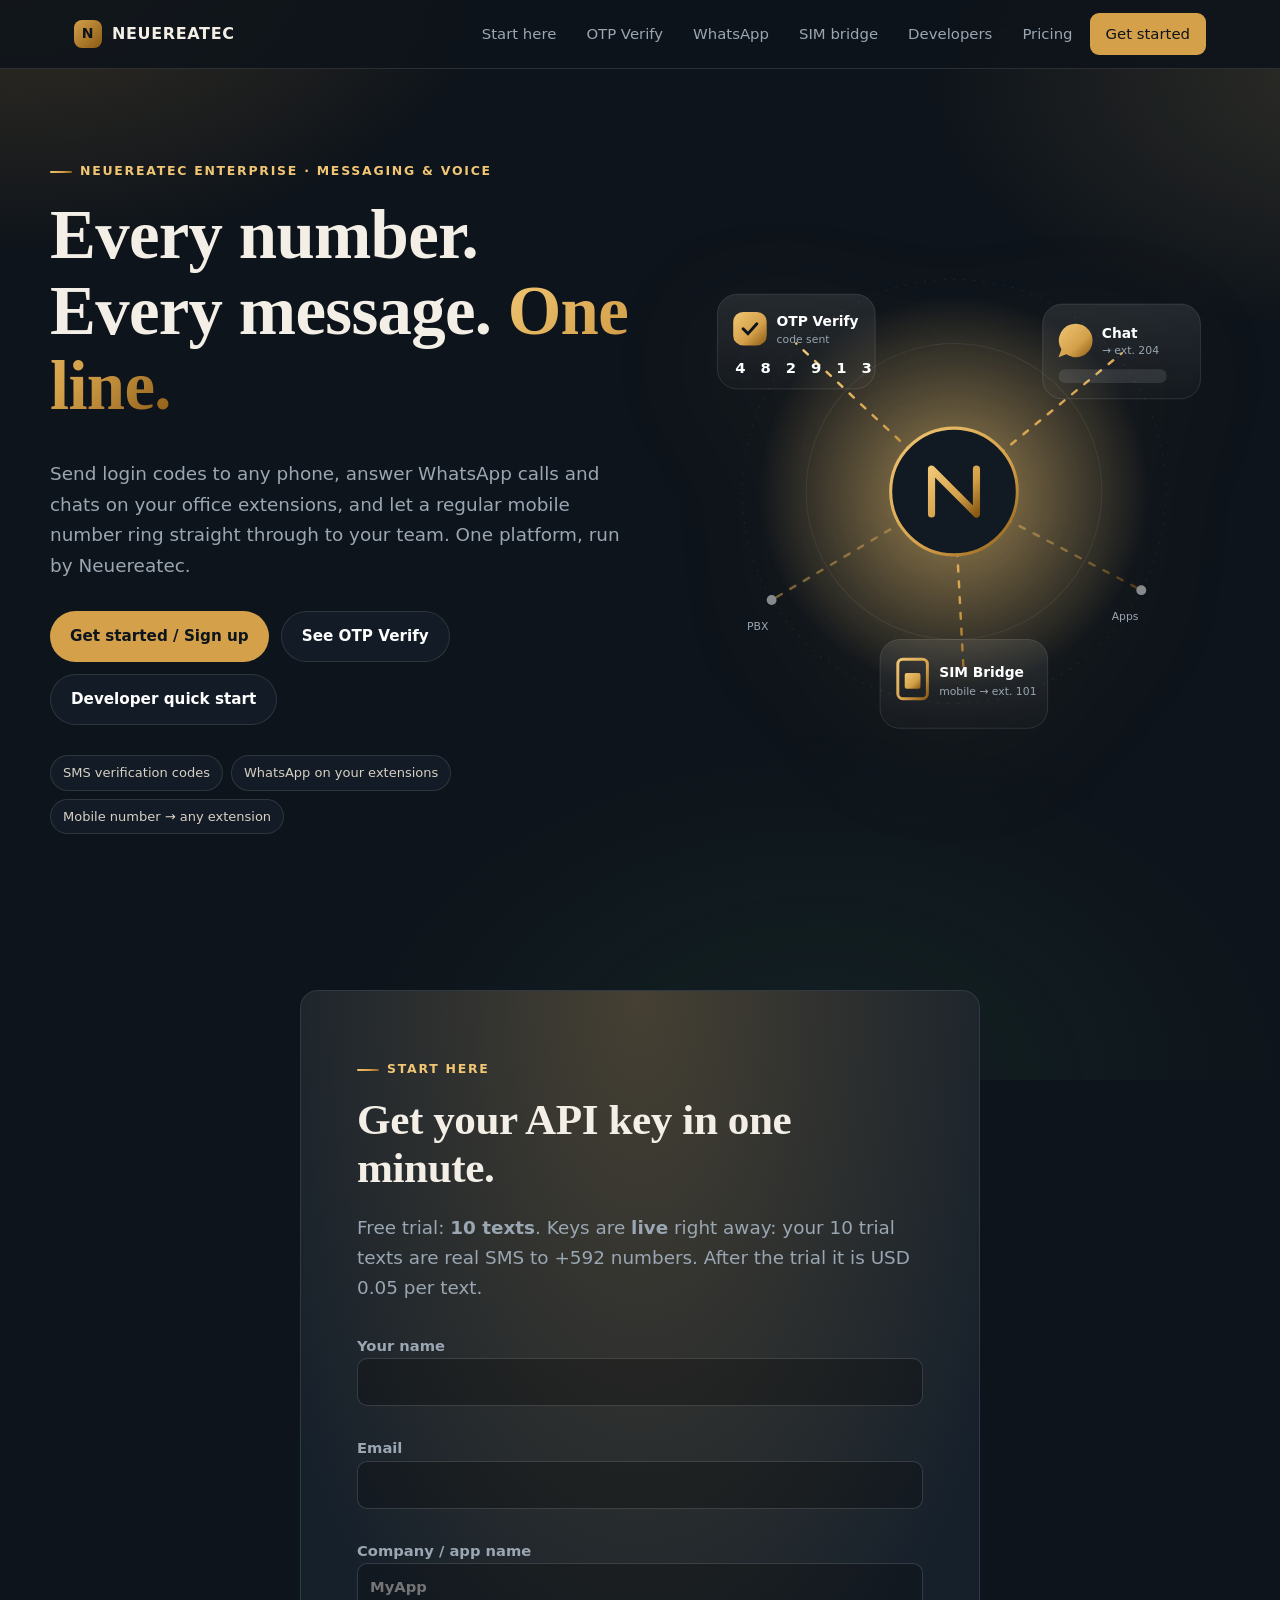
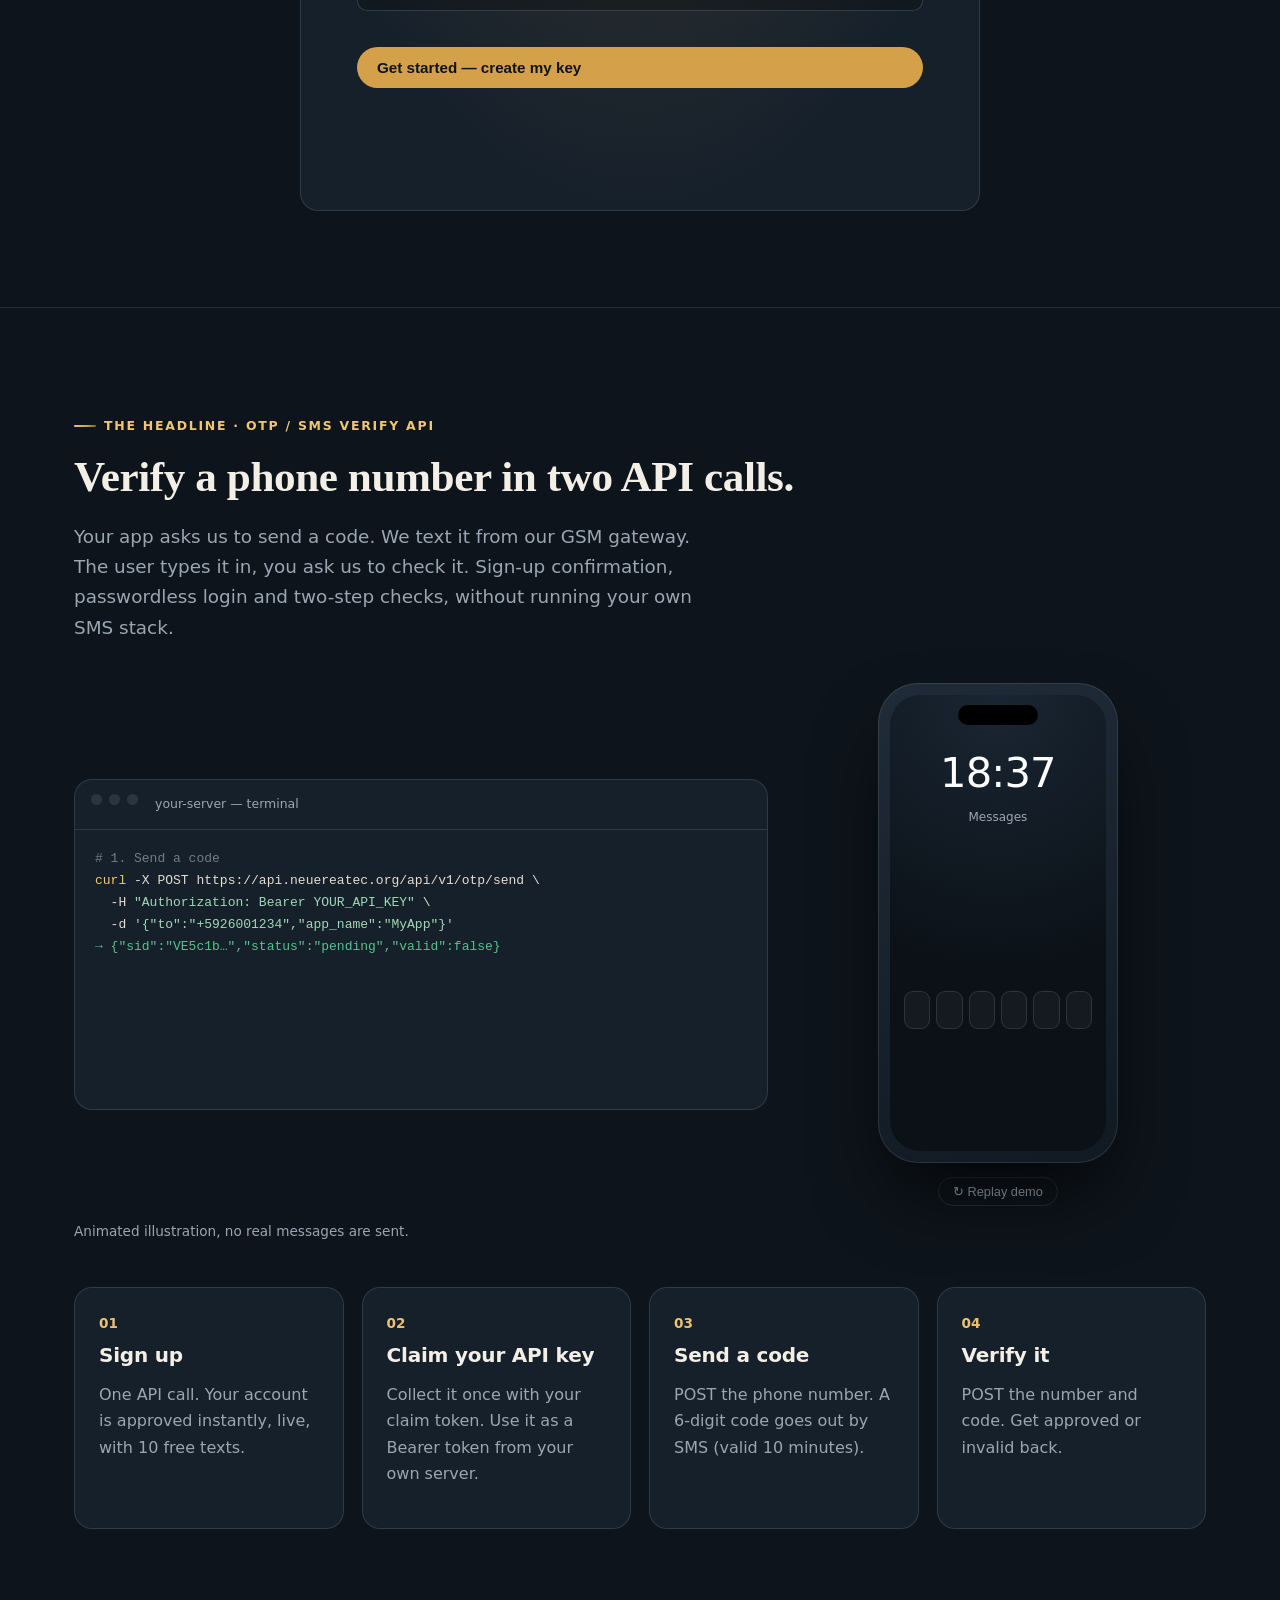
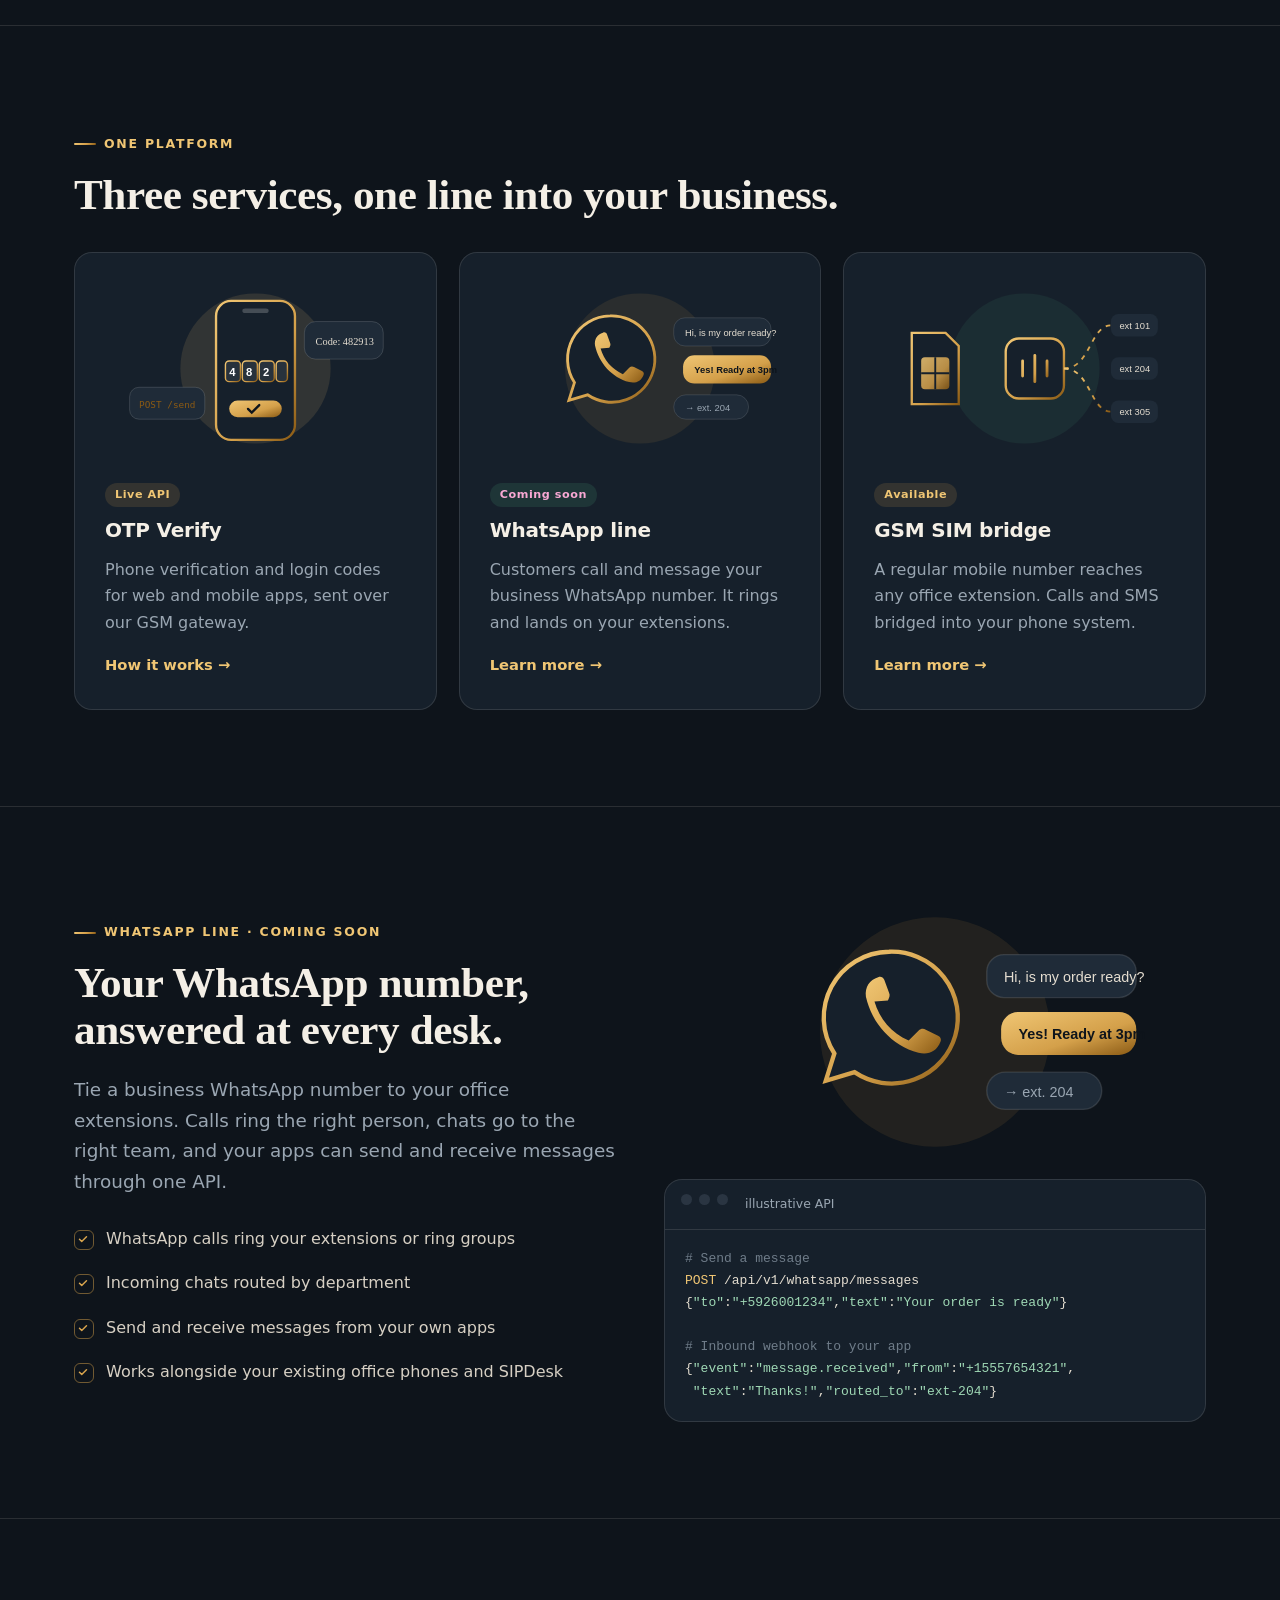
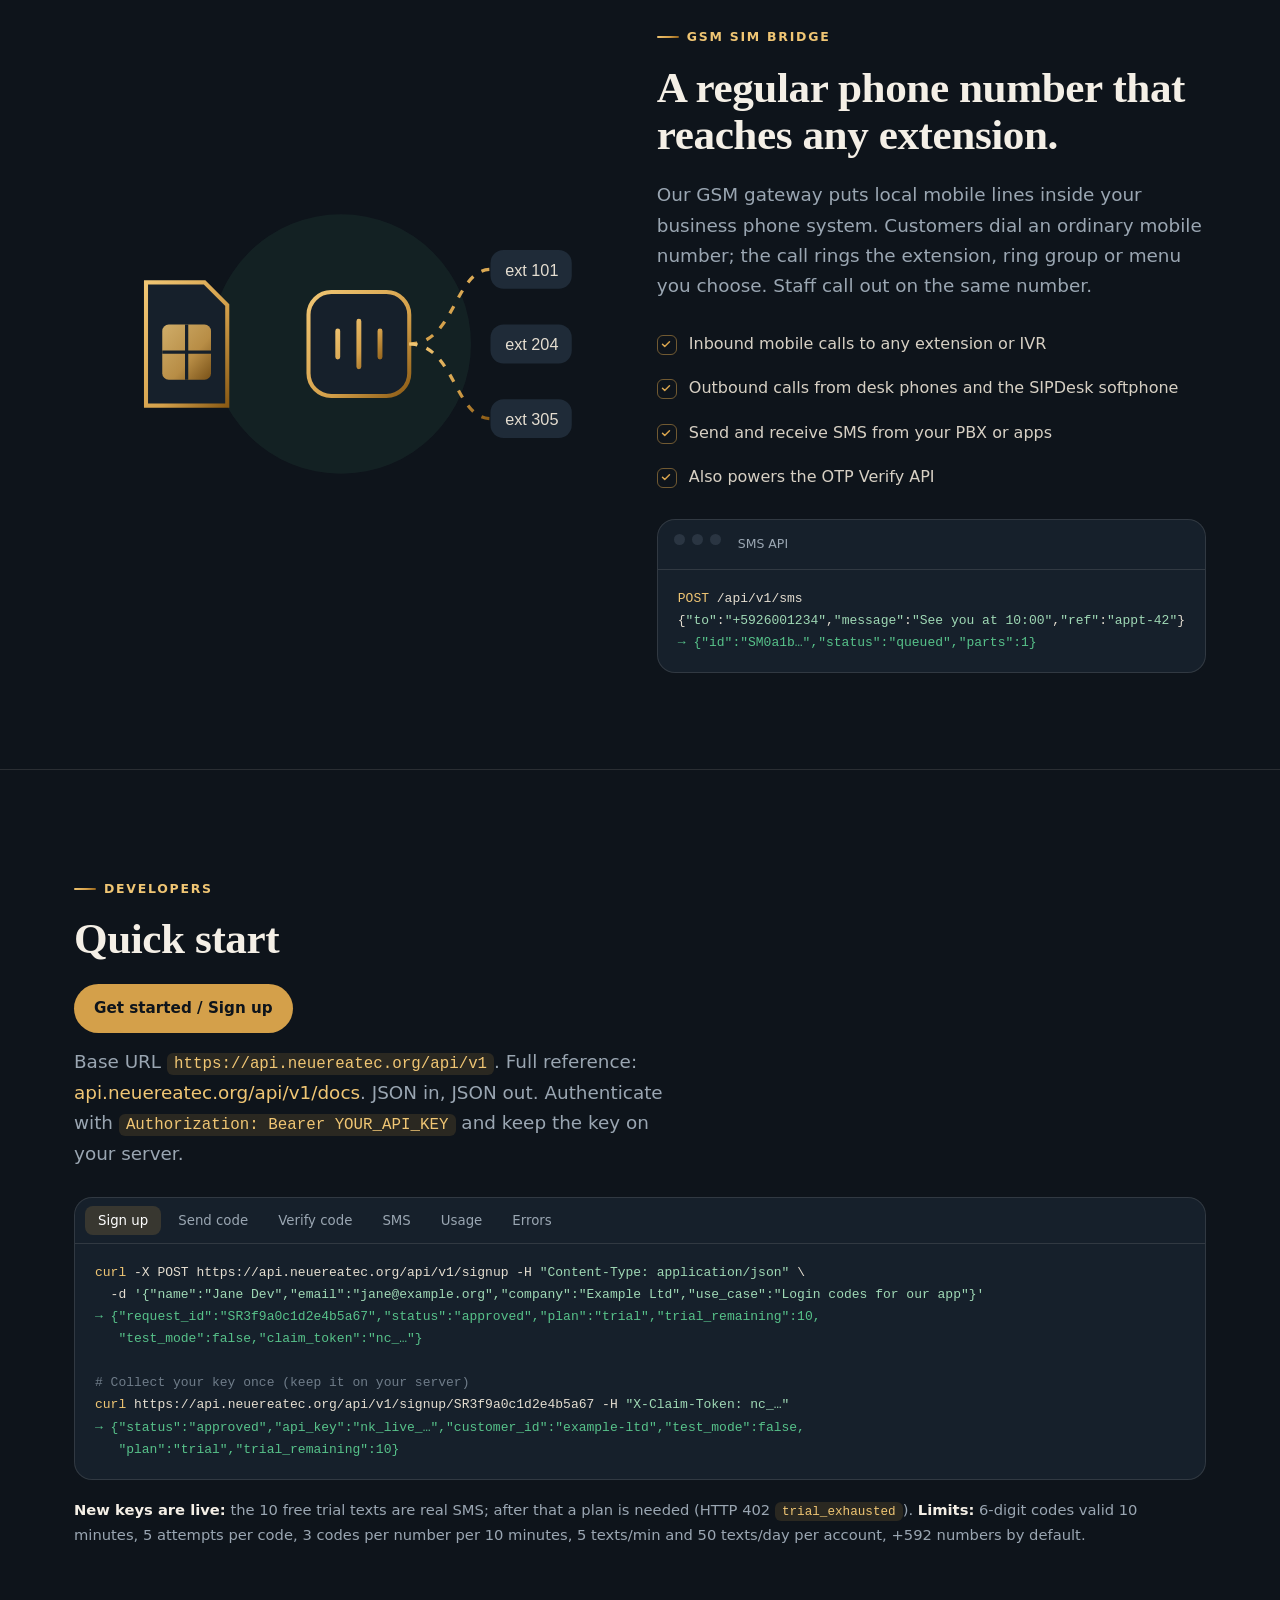
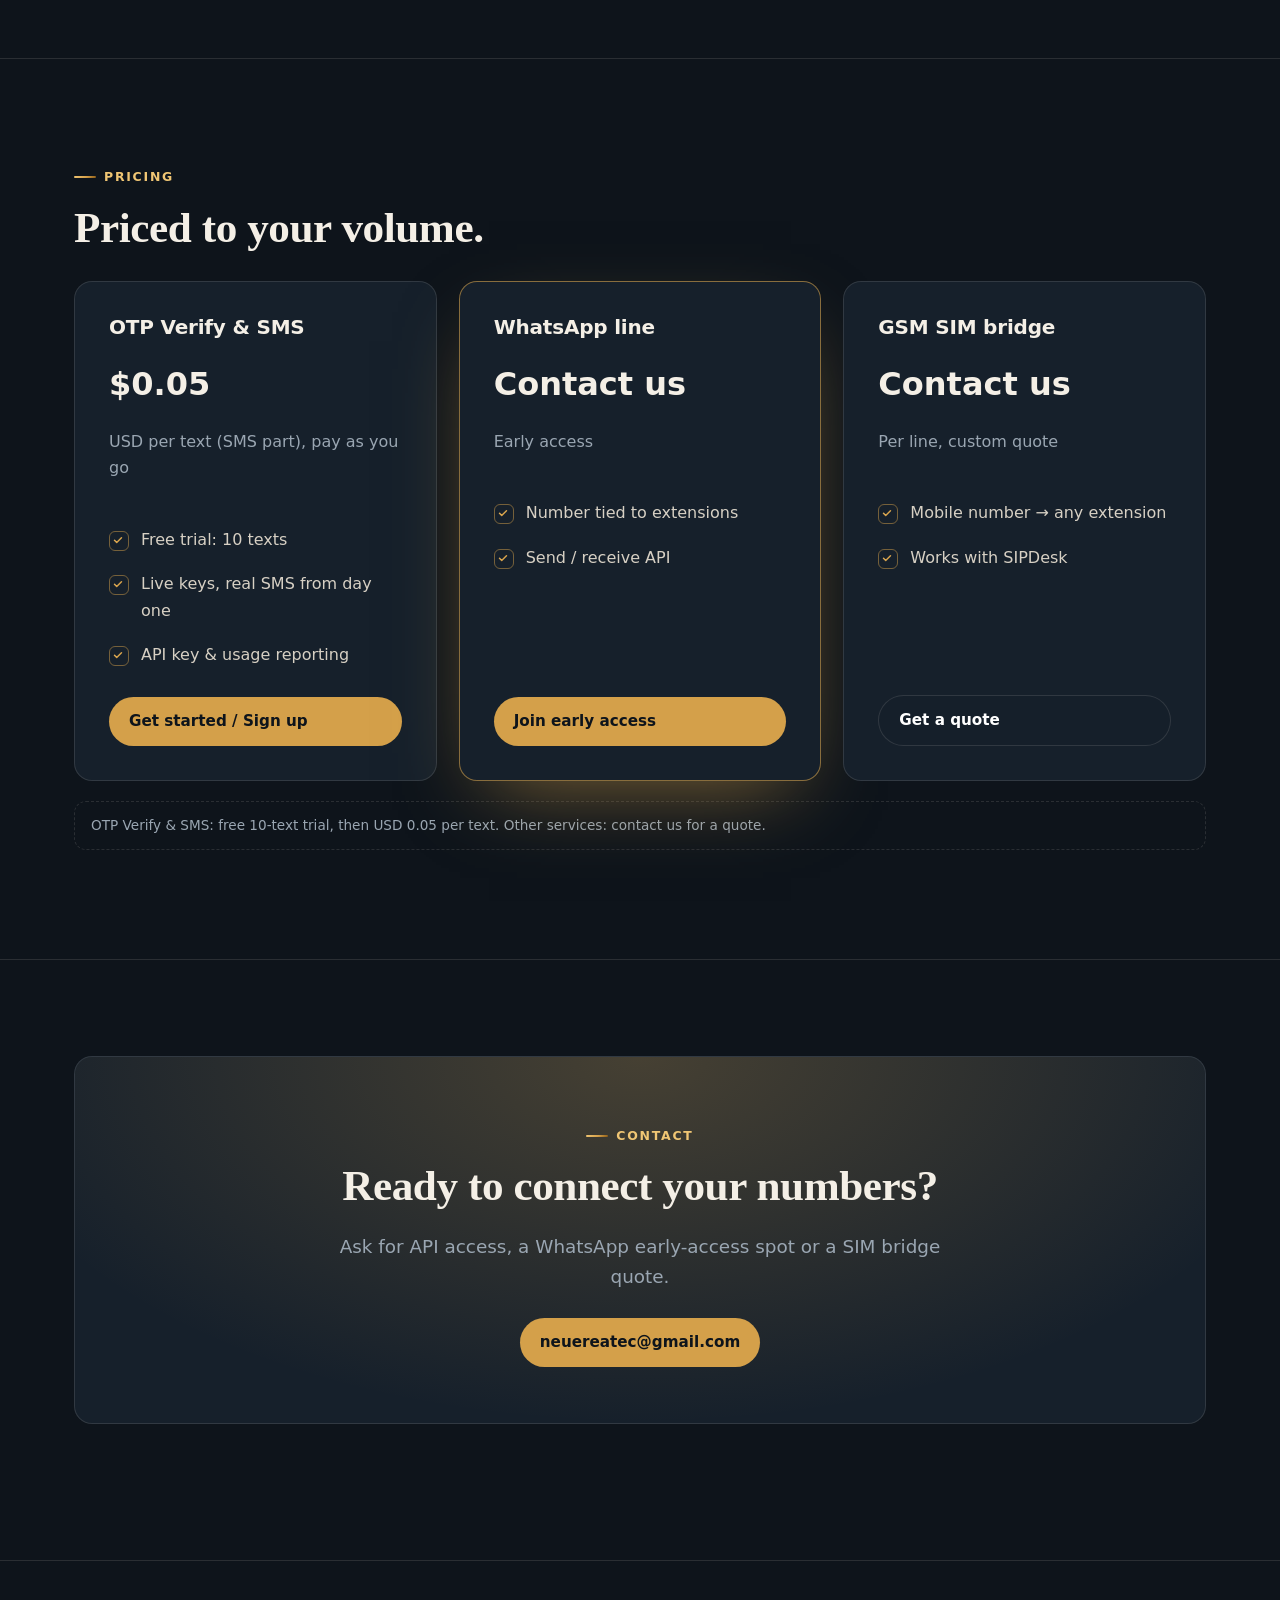
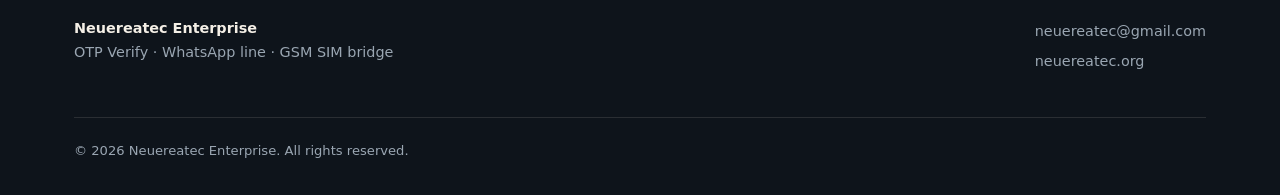
<file: index.html>
<!DOCTYPE html>
<html lang="en"><head><meta charset="UTF-8"><meta name="viewport" content="width=device-width, initial-scale=1">
<title>Neuereatec Enterprise — OTP Verify, WhatsApp line &amp; GSM SIM bridge</title>
<meta name="description" content="Neuereatec Enterprise: phone verification codes for your apps, a WhatsApp number tied to your office extensions, and a GSM SIM bridge so a regular mobile number reaches any extension.">
<link rel="icon" href="img/logo.svg" type="image/svg+xml"><link rel="stylesheet" href="style.css"></head>
<body>
<header><div class="c nav"><a class="logo" href="#top" style="display:flex;gap:10px;align-items:center;color:var(--txt)"><span class="mark">N</span> NEUEREATEC</a>
<nav class="links"><a href="#signup">Start here</a><a href="#otp">OTP Verify</a><a href="#whatsapp">WhatsApp</a><a href="#gsm">SIM bridge</a><a href="#developers">Developers</a><a href="#pricing">Pricing</a><a class="btn p" href="#signup">Get started</a></nav>
<button class="burger" aria-label="Menu">☰</button></div></header>
<main id="top">
<div class="c hero">
<div class="reveal"><p class="eye">Neuereatec Enterprise · Messaging &amp; voice</p>
<h1>Every number. Every message. <span class="gt">One line.</span></h1>
<p class="lead">Send login codes to any phone, answer WhatsApp calls and chats on your office extensions, and let a regular mobile number ring straight through to your team. One platform, run by Neuereatec.</p>
<div class="cta"><a class="btn p" href="#signup">Get started / Sign up</a><a class="btn g" href="#otp">See OTP Verify</a><a class="btn g" href="#developers">Developer quick start</a></div>
<div class="chips"><span class="chip">SMS verification codes</span><span class="chip">WhatsApp on your extensions</span><span class="chip">Mobile number → any extension</span></div></div>
<div class="reveal"><img class="hero-art" src="img/hero-platform.svg" alt="OTP Verify, WhatsApp and the SIM bridge connected into one Neuereatec platform"></div></div>

<section id="signup"><div class="c"><div class="glass band reveal" style="text-align:left;max-width:680px;margin:0 auto">
<p class="eye">Start here</p><h2>Get your API key in one minute.</h2>
<p class="lead" style="margin:0 0 18px">Free trial: <b>10 texts</b>. Keys are <b>live</b> right away: your 10 trial texts are real SMS to +592 numbers. After the trial it is USD 0.05 per text.</p>
<form id="su" class="suform"><label>Your name<input name="name" required maxlength="80" autocomplete="name"></label>
<label>Email<input name="email" type="email" required maxlength="120" autocomplete="email"></label>
<label>Company / app name<input name="company" required maxlength="30" placeholder="MyApp"></label>
<button class="btn p" id="sub" type="submit">Get started — create my key</button><p class="suerr" id="suerr" role="alert"></p></form>
<div id="suout" hidden><p class="note"><b>Your API key — shown once.</b> Copy it now and keep it on your server, never in an app or web page.</p>
<pre class="sukey" id="sukey"></pre><button class="btn g" id="sucopy" type="button">Copy key</button>
<p class="mut" id="suinfo" style="margin-top:12px"></p><p class="mut">Next: send your first code with <code class="i">POST /api/v1/otp/send</code> (see <a href="#developers">Quick start</a> and the <a href="https://api.neuereatec.org/api/v1/docs">full docs</a>).</p></div>
</div></div></section>

<section id="otp"><div class="c">
<div class="reveal" style="max-width:760px"><p class="eye">The headline · OTP / SMS Verify API</p><h2>Verify a phone number in two API calls.</h2>
<p class="lead">Your app asks us to send a code. We text it from our GSM gateway. The user types it in, you ask us to check it. Sign-up confirmation, passwordless login and two-step checks, without running your own SMS stack.</p></div>
<div class="demo reveal" id="demo" style="margin-top:40px">
<div class="glass term"><div class="bar"><i></i><i></i><i></i><span>your-server — terminal</span></div>
<pre><span class="line"><span class="cm"># 1. Send a code</span></span>
<span class="line"><span class="k">curl</span> -X POST https://api.neuereatec.org/api/v1/otp/send \</span>
<span class="line">  -H <span class="s">"Authorization: Bearer YOUR_API_KEY"</span> \</span>
<span class="line">  -d <span class="s">'{"to":"+5926001234","app_name":"MyApp"}'</span></span>
<span class="line"><span class="o">→ {"sid":"VE5c1b…","status":"pending","valid":false}</span></span>
<span class="line"> </span>
<span class="line"><span class="cm"># 2. Check what the user typed</span></span>
<span class="line"><span class="k">curl</span> -X POST https://api.neuereatec.org/api/v1/otp/verify \</span>
<span class="line">  -H <span class="s">"Authorization: Bearer YOUR_API_KEY"</span> \</span>
<span class="line">  -d <span class="s">'{"to":"+5926001234","code":"<span class="code">482913</span>"}'</span></span>
<span class="line"><span class="o">→ {"valid":true,"status":"approved"}</span></span></pre></div>
<div><div class="phone"><div class="screen"><div class="clock">09:41</div><div class="date">Messages</div>
<div class="notif"><small><span>MESSAGES</span><span>now</span></small>Your MyApp verification code is: <b class="code">482913</b>. Valid 10 minutes.</div>
<div class="otpbox"><span></span><span></span><span></span><span></span><span></span><span></span></div>
<div class="verified">✓ Verified</div></div></div>
<div class="replay"><button type="button">↻ Replay demo</button></div></div></div>
<p class="mut" style="font-size:.85rem;margin-top:14px">Animated illustration, no real messages are sent.</p>
<div class="steps" style="margin-top:44px">
<div class="glass step reveal"><h3>Sign up</h3><p class="mut">One API call. Your account is approved instantly, live, with 10 free texts.</p></div>
<div class="glass step reveal"><h3>Claim your API key</h3><p class="mut">Collect it once with your claim token. Use it as a Bearer token from your own server.</p></div>
<div class="glass step reveal"><h3>Send a code</h3><p class="mut">POST the phone number. A 6-digit code goes out by SMS (valid 10 minutes).</p></div>
<div class="glass step reveal"><h3>Verify it</h3><p class="mut">POST the number and code. Get approved or invalid back.</p></div></div>
</div></section>

<section id="services"><div class="c"><div class="reveal"><p class="eye">One platform</p><h2>Three services, one line into your business.</h2></div>
<div class="grid3" style="margin-top:34px">
<a class="glass card reveal" href="#otp"><img class="ill" src="img/otp.svg" alt=""><span class="tag">Live API</span><h3 style="color:var(--txt)">OTP Verify</h3><p class="mut">Phone verification and login codes for web and mobile apps, sent over our GSM gateway.</p><span class="more">How it works →</span></a>
<a class="glass card reveal" href="#whatsapp"><img class="ill" src="img/chat.svg" alt=""><span class="tag soon">Coming soon</span><h3 style="color:var(--txt)">WhatsApp line</h3><p class="mut">Customers call and message your business WhatsApp number. It rings and lands on your extensions.</p><span class="more">Learn more →</span></a>
<a class="glass card reveal" href="#gsm"><img class="ill" src="img/sim.svg" alt=""><span class="tag">Available</span><h3 style="color:var(--txt)">GSM SIM bridge</h3><p class="mut">A regular mobile number reaches any office extension. Calls and SMS bridged into your phone system.</p><span class="more">Learn more →</span></a></div></div></section>

<section id="whatsapp"><div class="c grid2">
<div class="reveal"><p class="eye">WhatsApp line · coming soon</p><h2>Your WhatsApp number, answered at every desk.</h2>
<p class="lead">Tie a business WhatsApp number to your office extensions. Calls ring the right person, chats go to the right team, and your apps can send and receive messages through one API.</p>
<ul class="feat"><li>WhatsApp calls ring your extensions or ring groups</li><li>Incoming chats routed by department</li><li>Send and receive messages from your own apps</li><li>Works alongside your existing office phones and SIPDesk</li></ul></div>
<div class="reveal"><img src="img/chat.svg" alt="Chat bubble routed to an office extension" style="width:100%;max-width:460px;display:block;margin:0 auto 18px">
<div class="glass term"><div class="bar"><i></i><i></i><i></i><span>illustrative API</span></div><pre><span class="cm"># Send a message</span>
<span class="k">POST</span> /api/v1/whatsapp/messages
{<span class="s">"to"</span>:<span class="s">"+5926001234"</span>,<span class="s">"text"</span>:<span class="s">"Your order is ready"</span>}

<span class="cm"># Inbound webhook to your app</span>
{<span class="s">"event"</span>:<span class="s">"message.received"</span>,<span class="s">"from"</span>:<span class="s">"+15557654321"</span>,
 <span class="s">"text"</span>:<span class="s">"Thanks!"</span>,<span class="s">"routed_to"</span>:<span class="s">"ext-204"</span>}</pre></div></div></div></section>

<section id="gsm"><div class="c grid2">
<div class="reveal"><img src="img/sim.svg" alt="SIM card bridged through the gateway to several extensions" style="width:100%;max-width:520px;display:block;margin:auto"></div>
<div class="reveal"><p class="eye">GSM SIM bridge</p><h2>A regular phone number that reaches any extension.</h2>
<p class="lead">Our GSM gateway puts local mobile lines inside your business phone system. Customers dial an ordinary mobile number; the call rings the extension, ring group or menu you choose. Staff call out on the same number.</p>
<ul class="feat"><li>Inbound mobile calls to any extension or IVR</li><li>Outbound calls from desk phones and the SIPDesk softphone</li><li>Send and receive SMS from your PBX or apps</li><li>Also powers the OTP Verify API</li></ul>
<div class="glass term" style="margin-top:18px"><div class="bar"><i></i><i></i><i></i><span>SMS API</span></div><pre><span class="k">POST</span> /api/v1/sms
{<span class="s">"to"</span>:<span class="s">"+5926001234"</span>,<span class="s">"message"</span>:<span class="s">"See you at 10:00"</span>,<span class="s">"ref"</span>:<span class="s">"appt-42"</span>}
<span class="o">→ {"id":"SM0a1b…","status":"queued","parts":1}</span></pre></div></div></div></section>

<section id="developers"><div class="c"><div class="reveal"><p class="eye">Developers</p><h2>Quick start</h2>
<p class="lead"><a class="btn p" href="#signup" style="margin-bottom:14px">Get started / Sign up</a><br>Base URL <code class="i">https://api.neuereatec.org/api/v1</code>. Full reference: <a href="https://api.neuereatec.org/api/v1/docs">api.neuereatec.org/api/v1/docs</a>. JSON in, JSON out. Authenticate with <code class="i">Authorization: Bearer YOUR_API_KEY</code> and keep the key on your server.</p></div>
<div class="glass term reveal" data-tabs style="margin-top:28px">
<div class="tabs"><button class="on">Sign up</button><button>Send code</button><button>Verify code</button><button>SMS</button><button>Usage</button><button>Errors</button></div>
<div class="pane on"><pre><span class="k">curl</span> -X POST https://api.neuereatec.org/api/v1/signup -H <span class="s">"Content-Type: application/json"</span> \
  -d <span class="s">'{"name":"Jane Dev","email":"jane@example.org","company":"Example Ltd","use_case":"Login codes for our app"}'</span>
<span class="o">→ {"request_id":"SR3f9a0c1d2e4b5a67","status":"approved","plan":"trial","trial_remaining":10,
   "test_mode":false,"claim_token":"nc_…"}</span>

<span class="cm"># Collect your key once (keep it on your server)</span>
<span class="k">curl</span> https://api.neuereatec.org/api/v1/signup/SR3f9a0c1d2e4b5a67 -H <span class="s">"X-Claim-Token: nc_…"</span>
<span class="o">→ {"status":"approved","api_key":"nk_live_…","customer_id":"example-ltd","test_mode":false,
   "plan":"trial","trial_remaining":10}</span></pre></div>
<div class="pane"><pre><span class="k">curl</span> -X POST https://api.neuereatec.org/api/v1/otp/send \
  -H <span class="s">"Authorization: Bearer YOUR_API_KEY"</span> -H <span class="s">"Content-Type: application/json"</span> \
  -d <span class="s">'{"to":"+5926001234","app_name":"MyApp"}'</span>
<span class="o">→ {"sid":"VE5c1b…","status":"pending","to":"+5926001234","channel":"sms","valid":false,
   "expires_at":"2026-10-14T13:50:00.000Z","message_id":"SM9d2e…"}</span>
<span class="cm"># Live keys send a real SMS. (Accounts in test mode get "test_code" instead.)</span></pre></div>
<div class="pane"><pre><span class="k">curl</span> -X POST https://api.neuereatec.org/api/v1/otp/verify \
  -H <span class="s">"Authorization: Bearer YOUR_API_KEY"</span> -H <span class="s">"Content-Type: application/json"</span> \
  -d <span class="s">'{"to":"+5926001234","code":"482913"}'</span>
<span class="o">→ {"sid":"VE5c1b…","status":"approved","valid":true,"attempts_left":0}</span>
<span class="o">→ {"sid":"VE5c1b…","status":"pending","valid":false,"attempts_left":4}</span>
<span class="cm"># status: pending | approved | canceled | expired | max_attempts_reached</span></pre></div>
<div class="pane"><pre><span class="k">curl</span> -X POST https://api.neuereatec.org/api/v1/sms \
  -H <span class="s">"Authorization: Bearer YOUR_API_KEY"</span> -H <span class="s">"Content-Type: application/json"</span> \
  -d <span class="s">'{"to":"+5926001234","message":"Hello","ref":"appt-42"}'</span>
<span class="o">→ {"id":"SM0a1b…","status":"queued","ref":"appt-42","parts":1,"encoding":"GSM-7"}</span>

<span class="k">curl</span> https://api.neuereatec.org/api/v1/sms/SM0a1b… -H <span class="s">"Authorization: Bearer YOUR_API_KEY"</span>
<span class="o">→ {"id":"SM0a1b…","status":"sent"}</span>  <span class="cm"># queued | sent | failed | expired</span></pre></div>
<div class="pane"><pre><span class="k">curl</span> https://api.neuereatec.org/api/v1/usage -H <span class="s">"Authorization: Bearer YOUR_API_KEY"</span>
<span class="o">→ {"period":"2026-10","messages":12,"parts":13,"otp":{"sent":10,"approved":9},
   "quota":{"monthly_parts":2000,"used":13,"remaining":1987},
   "amount":{"total":0,"currency":"USD","price_per_part":0.05},
   "test_mode":false,"plan":"trial","trial_remaining":0}</span></pre></div>
<div class="pane" style="padding:6px"><table><tr><th>HTTP</th><th>Code</th><th>Meaning</th></tr>
<tr><td>400</td><td>invalid_request / invalid_to / invalid_message / message_too_long / invalid_code</td><td>Missing field, number not E.164, or bad code format</td></tr>
<tr><td>401</td><td>unauthorized</td><td>Missing or invalid API key</td></tr>
<tr><td>402</td><td>trial_exhausted</td><td>Free trial used. Pick a plan (from $0.05/text) to continue</td></tr>
<tr><td>403</td><td>account_disabled / destination_not_allowed</td><td>Account disabled, or number prefix not allowed</td></tr>
<tr><td>404</td><td>not_found</td><td>Unknown message or no verification for that number</td></tr>
<tr><td>429</td><td>rate_limited_* / quota_exceeded</td><td>Too many requests; see retry_after</td></tr></table>
<pre><span class="o">{"error":"trial_exhausted","message":"Free trial used. Pick a plan (from $0.05/text) to continue",
 "plan":"trial","trial_remaining":0,"plans":[{"plan":"payg","price_per_text":0.05,"currency":"USD"}]}</span></pre></div></div>
<p class="mut reveal" style="margin-top:18px;font-size:.92rem"><b style="color:var(--txt)">New keys are live:</b> the 10 free trial texts are real SMS; after that a plan is needed (HTTP 402 <code class="i">trial_exhausted</code>). <b style="color:var(--txt)">Limits:</b> 6-digit codes valid 10 minutes, 5 attempts per code, 3 codes per number per 10 minutes, 5 texts/min and 50 texts/day per account, +592 numbers by default.</p></div></section>

<section id="pricing"><div class="c"><div class="reveal"><p class="eye">Pricing</p><h2>Priced to your volume.</h2></div>
<div class="grid3" style="margin-top:30px">
<div class="glass price reveal"><h3>OTP Verify &amp; SMS</h3><div class="amt">$0.05</div><p class="mut">USD per text (SMS part), pay as you go</p><ul class="feat"><li>Free trial: 10 texts</li><li>Live keys, real SMS from day one</li><li>API key &amp; usage reporting</li></ul><a class="btn p" href="#signup">Get started / Sign up</a></div>
<div class="glass price hot reveal"><h3>WhatsApp line</h3><div class="amt">Contact us</div><p class="mut">Early access</p><ul class="feat"><li>Number tied to extensions</li><li>Send / receive API</li></ul><a class="btn p" href="#contact">Join early access</a></div>
<div class="glass price reveal"><h3>GSM SIM bridge</h3><div class="amt">Contact us</div><p class="mut">Per line, custom quote</p><ul class="feat"><li>Mobile number → any extension</li><li>Works with SIPDesk</li></ul><a class="btn g" href="#contact">Get a quote</a></div></div>
<p class="note reveal" style="margin-top:20px">OTP Verify &amp; SMS: free 10-text trial, then USD 0.05 per text. Other services: contact us for a quote.</p></div></section>

<section id="contact" style="border:0"><div class="c"><div class="glass band reveal"><p class="eye">Contact</p><h2>Ready to connect your numbers?</h2>
<p class="lead" style="margin:0 auto 26px">Ask for API access, a WhatsApp early-access spot or a SIM bridge quote.</p>
<a class="btn p" href="mailto:neuereatec@gmail.com?subject=Neuereatec%20services%20enquiry">neuereatec@gmail.com</a></div></div></section>
</main>
<footer><div class="c"><div style="display:flex;flex-wrap:wrap;justify-content:space-between;gap:18px"><div><strong style="color:var(--txt)">Neuereatec Enterprise</strong><br>OTP Verify · WhatsApp line · GSM SIM bridge</div><div><a href="mailto:neuereatec@gmail.com">neuereatec@gmail.com</a><a href="https://neuereatec.org/">neuereatec.org</a></div></div>
<div class="copy">© 2026 Neuereatec Enterprise. All rights reserved.</div></div></footer>
<script src="app.js"></script></body></html>
</file>
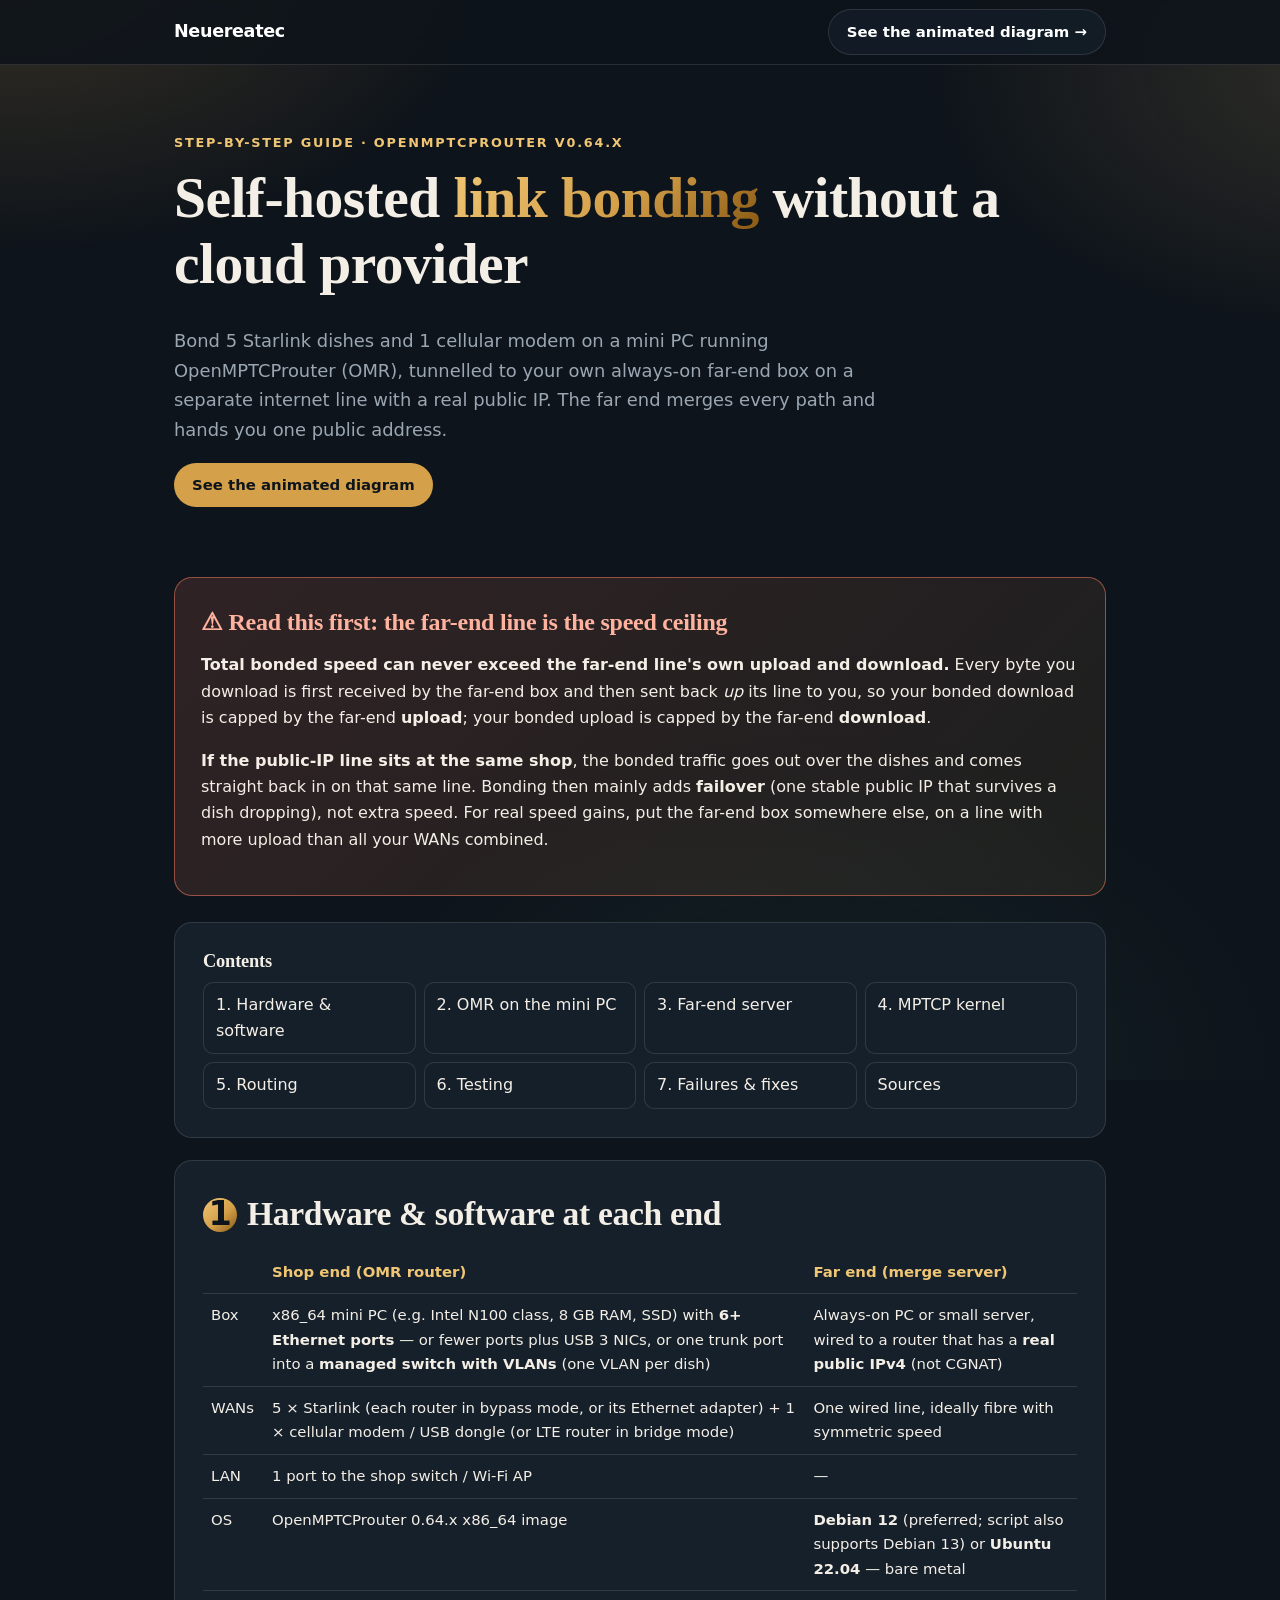
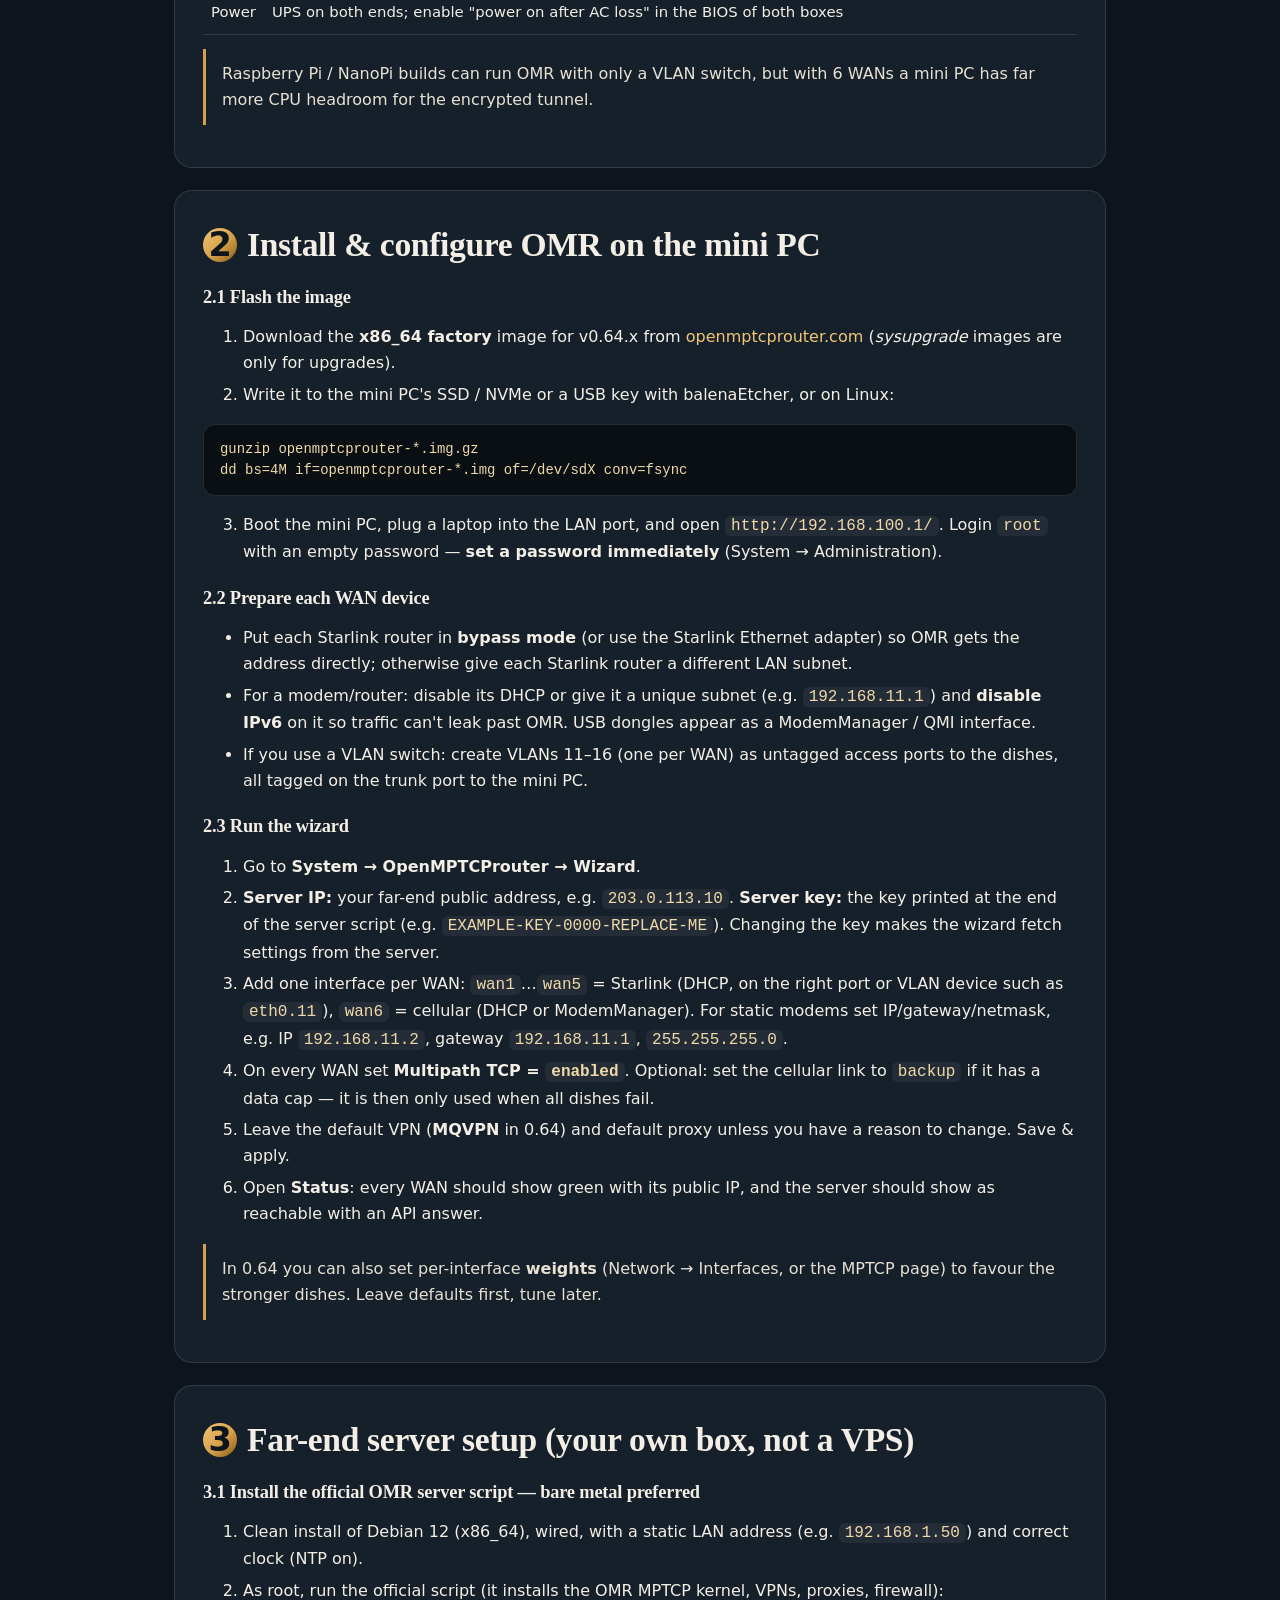
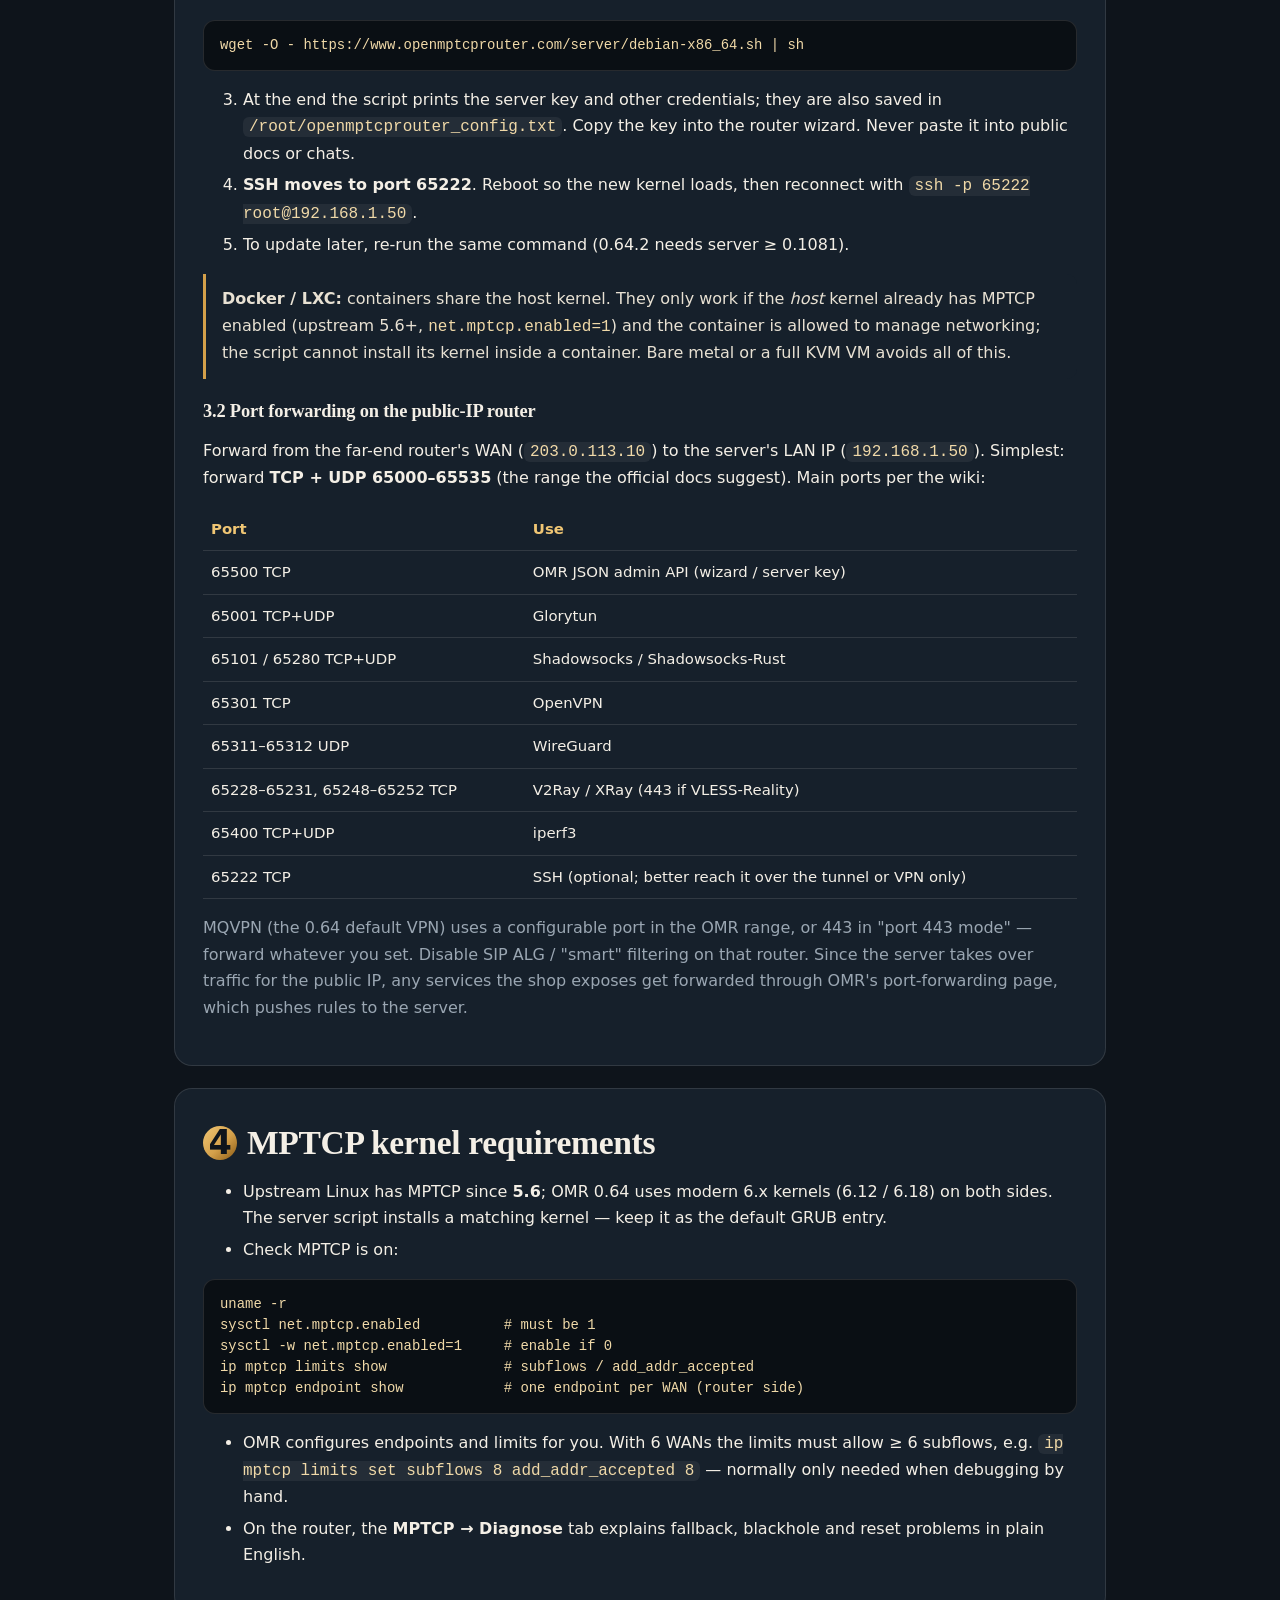
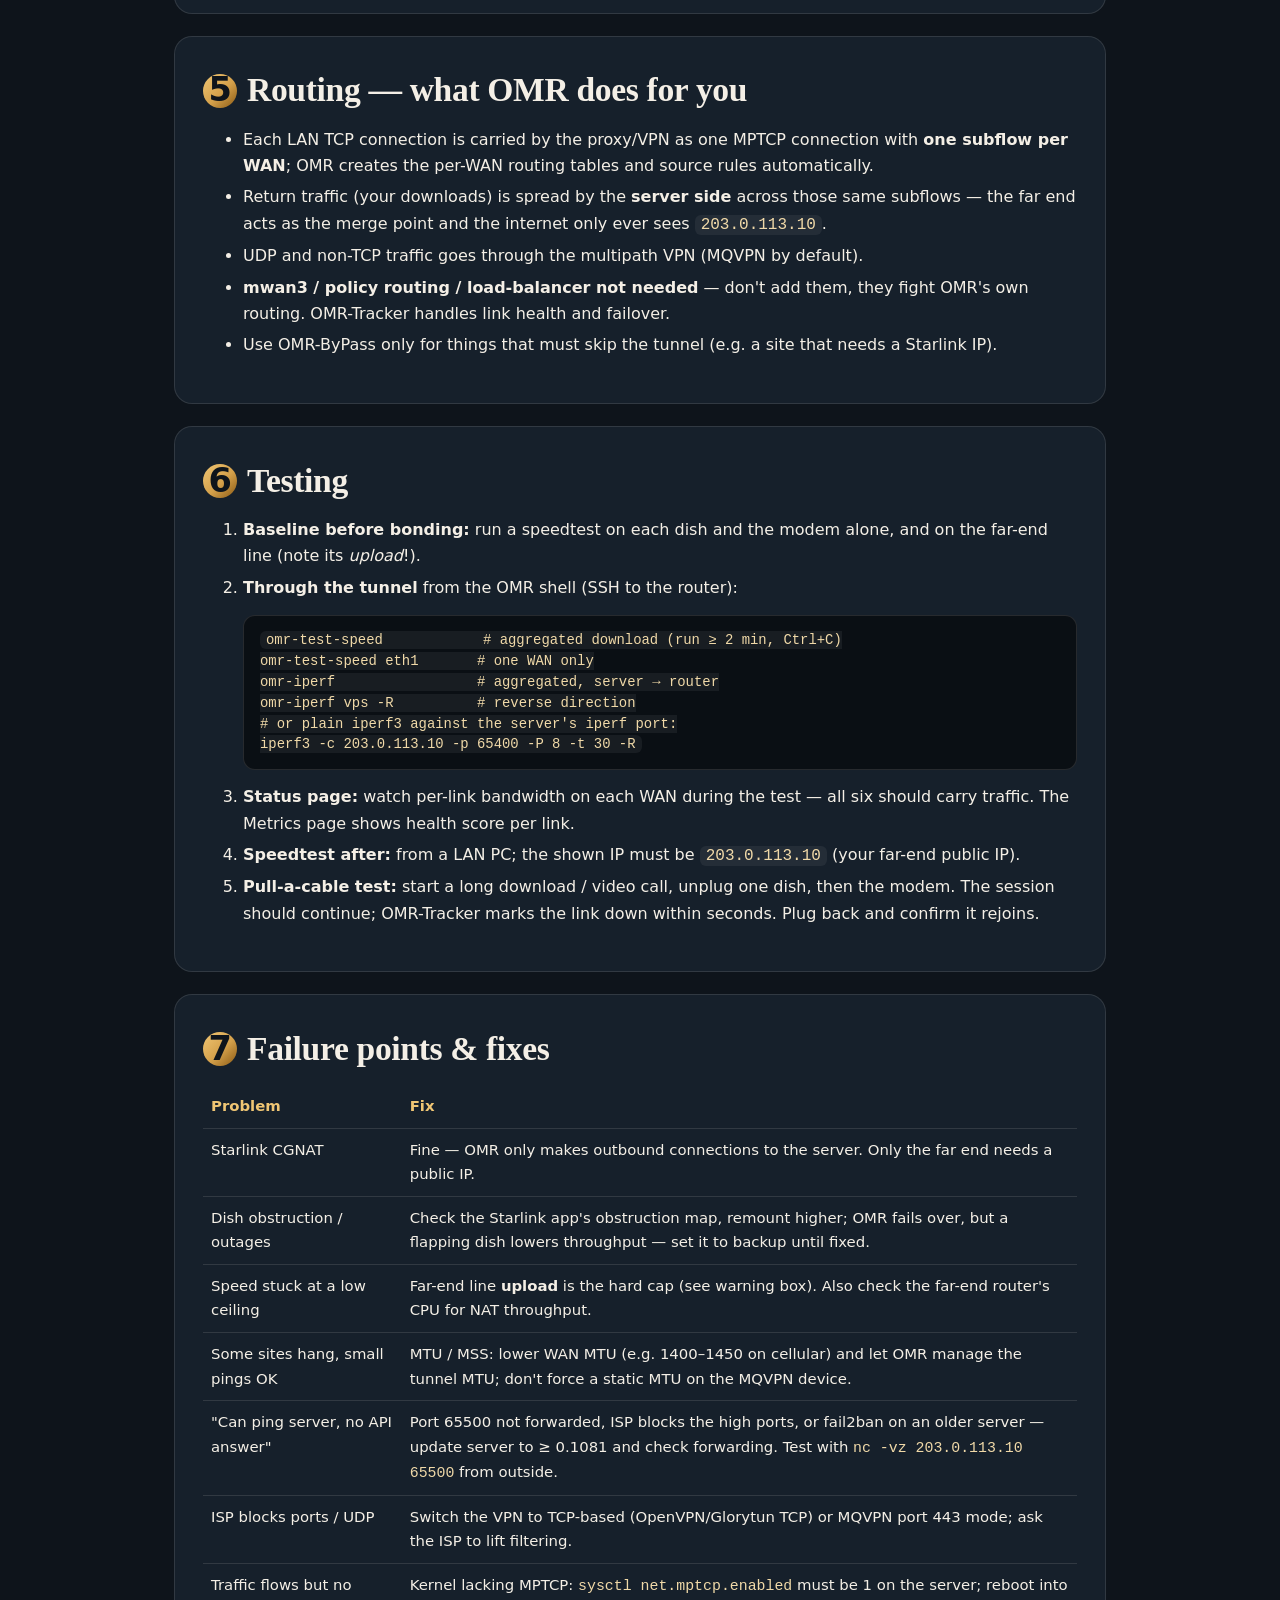
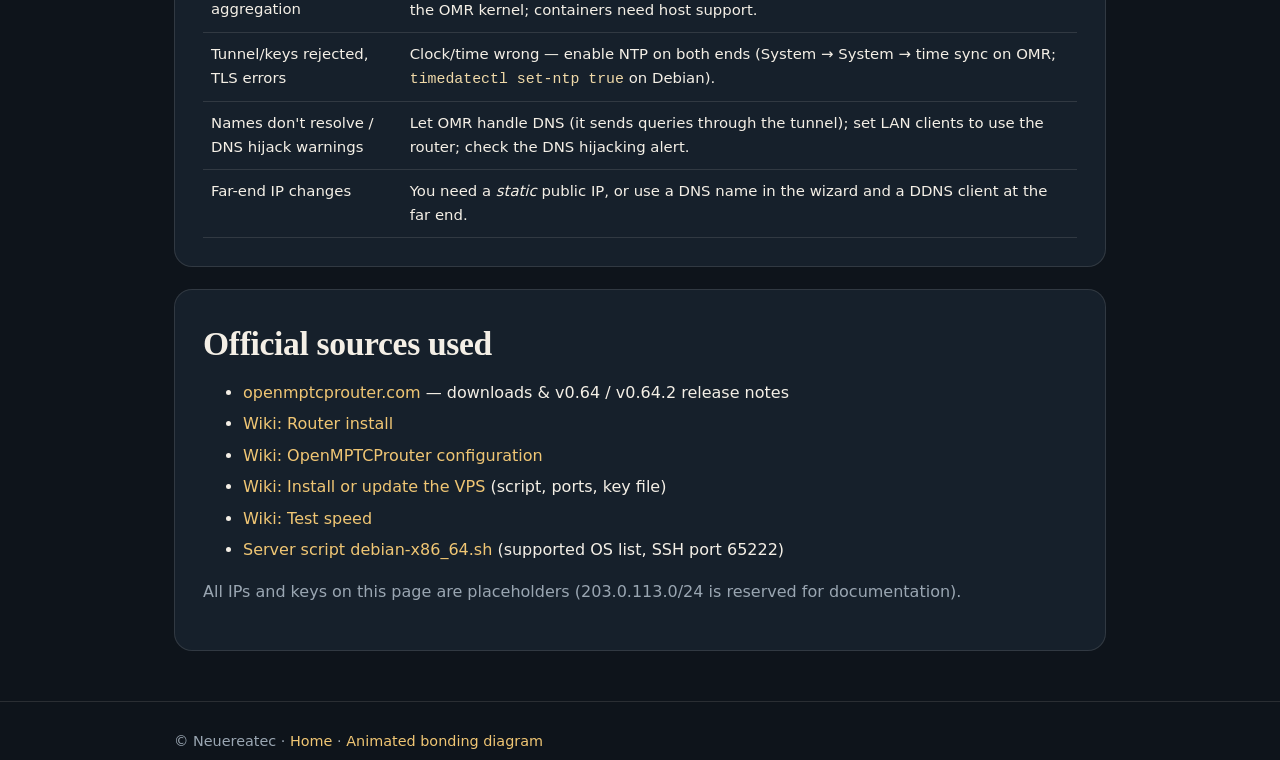
<file: bonding-guide.html>
<!doctype html><html lang="en"><head><meta charset="utf-8"><meta name="viewport" content="width=device-width,initial-scale=1">
<title>Self-hosted OpenMPTCProuter bonding — step-by-step guide | Neuereatec</title>
<meta name="description" content="Bond 5 Starlink dishes and a cellular modem with OpenMPTCProuter, using your own far-end server with a public IP instead of a cloud VPS.">
<style>
:root{--bg:#0e141b;--bg2:#111a23;--line:rgba(244,239,230,.12);--txt:#f4efe6;--mut:#9aa6b2;--a1:#d4a04a;--a2:#f0c674;--a3:#57c28a;--red:#e2725b;--grad:linear-gradient(135deg,#f0c674,#d4a04a 55%,#8a5a14);--glass:rgba(22,32,43,.7);--card:#16202b}
*{box-sizing:border-box}html{scroll-behavior:smooth}
body{margin:0;font-family:"Segoe UI Variable","Segoe UI",system-ui,-apple-system,Roboto,sans-serif;background:var(--bg);color:var(--txt);line-height:1.65;-webkit-font-smoothing:antialiased}
body:before{content:"";position:fixed;inset:-20%;z-index:-1;background:radial-gradient(40% 35% at 15% 10%,rgba(212,160,74,.22),transparent 70%),radial-gradient(35% 30% at 90% 20%,rgba(240,198,116,.14),transparent 70%),radial-gradient(40% 40% at 60% 100%,rgba(87,194,138,.08),transparent 70%)}
a{color:var(--a2);text-decoration:none}a:hover{text-decoration:underline}
.c{max-width:980px;margin:auto;padding:0 24px}
header{position:sticky;top:0;z-index:50;backdrop-filter:blur(14px);background:rgba(14,20,27,.88);border-bottom:1px solid var(--line)}
.nav{display:flex;align-items:center;justify-content:space-between;height:64px}
.logo{color:#fff;font-weight:800;letter-spacing:-.02em;font-size:1.1rem}
.btn{display:inline-flex;padding:10px 18px;border-radius:999px;font-weight:650;font-size:.93rem;background:var(--a1);color:#0e141b}.btn.g{background:var(--glass);color:#fff;border:1px solid var(--line)}
h1,h2,h3{font-family:Fraunces,Georgia,"Times New Roman",serif;font-weight:600;letter-spacing:-.01em;line-height:1.15;margin:0 0 .5em}
h1{font-size:clamp(2.1rem,5vw,3.6rem)}h2{font-size:clamp(1.5rem,3vw,2.1rem);margin-top:.2em}h3{font-size:1.15rem;margin-top:1.2em}
.gt{background:var(--grad);-webkit-background-clip:text;background-clip:text;color:transparent}
.eye{display:inline-block;color:var(--a2);font-size:.8rem;font-weight:700;letter-spacing:.14em;text-transform:uppercase;margin-bottom:12px}
.hero{padding:64px 0 28px}.lead{color:var(--mut);font-size:1.12rem;max-width:720px}
.card{background:var(--card);border:1px solid var(--line);border-radius:18px;padding:28px;margin:22px 0}
.num{display:inline-flex;width:34px;height:34px;border-radius:50%;background:var(--grad);color:#0e141b;font-weight:800;align-items:center;justify-content:center;margin-right:10px;font-family:system-ui}
.warn{border:1px solid rgba(226,114,91,.6);background:linear-gradient(135deg,rgba(226,114,91,.16),rgba(212,160,74,.08));border-radius:18px;padding:26px;margin:26px 0}
.warn h2{color:#ffb39f;font-size:1.5rem}
.note{border-left:3px solid var(--a1);background:var(--glass);padding:12px 16px;border-radius:0 10px 10px 0;margin:14px 0;color:#e8e1d3}
pre{background:#0a0f14;border:1px solid var(--line);border-radius:12px;padding:14px 16px;overflow:auto;font-size:.87rem;line-height:1.5}
code{font-family:ui-monospace,Consolas,Menlo,monospace;color:#f0d9a8}p code,li code{background:rgba(255,255,255,.06);padding:1px 6px;border-radius:6px}
table{width:100%;border-collapse:collapse;font-size:.93rem}td,th{border-bottom:1px solid var(--line);padding:9px 8px;text-align:left;vertical-align:top}th{color:var(--a2)}
.toc{display:grid;grid-template-columns:repeat(auto-fit,minmax(210px,1fr));gap:8px}.toc a{background:var(--glass);border:1px solid var(--line);border-radius:10px;padding:9px 12px;color:var(--txt)}
ol li,ul li{margin:5px 0}.mut{color:var(--mut)}
footer{border-top:1px solid var(--line);margin-top:50px;padding:28px 0;color:var(--mut);font-size:.9rem}
</style></head><body>
<header><div class="c nav"><a class="logo" href="index.html">Neuereatec</a><a class="btn g" href="bonding.html">See the animated diagram →</a></div></header>
<main class="c">
<section class="hero">
<span class="eye">Step-by-step guide · OpenMPTCProuter v0.64.x</span>
<h1>Self-hosted <span class="gt">link bonding</span> without a cloud provider</h1>
<p class="lead">Bond 5 Starlink dishes and 1 cellular modem on a mini PC running OpenMPTCProuter (OMR), tunnelled to your own always-on far-end box on a separate internet line with a real public IP. The far end merges every path and hands you one public address.</p>
<p><a class="btn" href="bonding.html">See the animated diagram</a></p>
</section>

<div class="warn"><h2>⚠ Read this first: the far-end line is the speed ceiling</h2>
<p><strong>Total bonded speed can never exceed the far-end line's own upload and download.</strong> Every byte you download is first received by the far-end box and then sent back <em>up</em> its line to you, so your bonded download is capped by the far-end <strong>upload</strong>; your bonded upload is capped by the far-end <strong>download</strong>.</p>
<p><strong>If the public-IP line sits at the same shop</strong>, the bonded traffic goes out over the dishes and comes straight back in on that same line. Bonding then mainly adds <strong>failover</strong> (one stable public IP that survives a dish dropping), not extra speed. For real speed gains, put the far-end box somewhere else, on a line with more upload than all your WANs combined.</p></div>

<div class="card"><h3 style="margin-top:0">Contents</h3><div class="toc">
<a href="#s1">1. Hardware &amp; software</a><a href="#s2">2. OMR on the mini PC</a><a href="#s3">3. Far-end server</a><a href="#s4">4. MPTCP kernel</a><a href="#s5">5. Routing</a><a href="#s6">6. Testing</a><a href="#s7">7. Failures &amp; fixes</a><a href="#src">Sources</a></div></div>

<section class="card" id="s1"><h2><span class="num">1</span>Hardware &amp; software at each end</h2>
<table><tr><th></th><th>Shop end (OMR router)</th><th>Far end (merge server)</th></tr>
<tr><td>Box</td><td>x86_64 mini PC (e.g. Intel N100 class, 8 GB RAM, SSD) with <strong>6+ Ethernet ports</strong> — or fewer ports plus USB 3 NICs, or one trunk port into a <strong>managed switch with VLANs</strong> (one VLAN per dish)</td><td>Always-on PC or small server, wired to a router that has a <strong>real public IPv4</strong> (not CGNAT)</td></tr>
<tr><td>WANs</td><td>5 × Starlink (each router in bypass mode, or its Ethernet adapter) + 1 × cellular modem / USB dongle (or LTE router in bridge mode)</td><td>One wired line, ideally fibre with symmetric speed</td></tr>
<tr><td>LAN</td><td>1 port to the shop switch / Wi-Fi AP</td><td>—</td></tr>
<tr><td>OS</td><td>OpenMPTCProuter 0.64.x x86_64 image</td><td><strong>Debian 12</strong> (preferred; script also supports Debian 13) or <strong>Ubuntu 22.04</strong> — bare metal</td></tr>
<tr><td>Power</td><td colspan="2">UPS on both ends; enable "power on after AC loss" in the BIOS of both boxes</td></tr></table>
<div class="note">Raspberry Pi / NanoPi builds can run OMR with only a VLAN switch, but with 6 WANs a mini PC has far more CPU headroom for the encrypted tunnel.</div></section>

<section class="card" id="s2"><h2><span class="num">2</span>Install &amp; configure OMR on the mini PC</h2>
<h3>2.1 Flash the image</h3><ol>
<li>Download the <strong>x86_64 factory</strong> image for v0.64.x from <a href="https://www.openmptcprouter.com/">openmptcprouter.com</a> (<em>sysupgrade</em> images are only for upgrades).</li>
<li>Write it to the mini PC's SSD / NVMe or a USB key with balenaEtcher, or on Linux:</li></ol>
<pre><code>gunzip openmptcprouter-*.img.gz
dd bs=4M if=openmptcprouter-*.img of=/dev/sdX conv=fsync</code></pre>
<ol start="3"><li>Boot the mini PC, plug a laptop into the LAN port, and open <code>http://192.168.100.1/</code>. Login <code>root</code> with an empty password — <strong>set a password immediately</strong> (System → Administration).</li></ol>
<h3>2.2 Prepare each WAN device</h3><ul>
<li>Put each Starlink router in <strong>bypass mode</strong> (or use the Starlink Ethernet adapter) so OMR gets the address directly; otherwise give each Starlink router a different LAN subnet.</li>
<li>For a modem/router: disable its DHCP or give it a unique subnet (e.g. <code>192.168.11.1</code>) and <strong>disable IPv6</strong> on it so traffic can't leak past OMR. USB dongles appear as a ModemManager / QMI interface.</li>
<li>If you use a VLAN switch: create VLANs 11–16 (one per WAN) as untagged access ports to the dishes, all tagged on the trunk port to the mini PC.</li></ul>
<h3>2.3 Run the wizard</h3><ol>
<li>Go to <strong>System → OpenMPTCProuter → Wizard</strong>.</li>
<li><strong>Server IP:</strong> your far-end public address, e.g. <code>203.0.113.10</code>. <strong>Server key:</strong> the key printed at the end of the server script (e.g. <code>EXAMPLE-KEY-0000-REPLACE-ME</code>). Changing the key makes the wizard fetch settings from the server.</li>
<li>Add one interface per WAN: <code>wan1</code>…<code>wan5</code> = Starlink (DHCP, on the right port or VLAN device such as <code>eth0.11</code>), <code>wan6</code> = cellular (DHCP or ModemManager). For static modems set IP/gateway/netmask, e.g. IP <code>192.168.11.2</code>, gateway <code>192.168.11.1</code>, <code>255.255.255.0</code>.</li>
<li>On every WAN set <strong>Multipath TCP = <code>enabled</code></strong>. Optional: set the cellular link to <code>backup</code> if it has a data cap — it is then only used when all dishes fail.</li>
<li>Leave the default VPN (<strong>MQVPN</strong> in 0.64) and default proxy unless you have a reason to change. Save &amp; apply.</li>
<li>Open <strong>Status</strong>: every WAN should show green with its public IP, and the server should show as reachable with an API answer.</li></ol>
<div class="note">In 0.64 you can also set per-interface <strong>weights</strong> (Network → Interfaces, or the MPTCP page) to favour the stronger dishes. Leave defaults first, tune later.</div></section>

<section class="card" id="s3"><h2><span class="num">3</span>Far-end server setup (your own box, not a VPS)</h2>
<h3>3.1 Install the official OMR server script — bare metal preferred</h3><ol>
<li>Clean install of Debian 12 (x86_64), wired, with a static LAN address (e.g. <code>192.168.1.50</code>) and correct clock (NTP on).</li>
<li>As root, run the official script (it installs the OMR MPTCP kernel, VPNs, proxies, firewall):</li></ol>
<pre><code>wget -O - https://www.openmptcprouter.com/server/debian-x86_64.sh | sh</code></pre>
<ol start="3"><li>At the end the script prints the server key and other credentials; they are also saved in <code>/root/openmptcprouter_config.txt</code>. Copy the key into the router wizard. Never paste it into public docs or chats.</li>
<li><strong>SSH moves to port 65222</strong>. Reboot so the new kernel loads, then reconnect with <code>ssh -p 65222 root@192.168.1.50</code>.</li>
<li>To update later, re-run the same command (0.64.2 needs server ≥ 0.1081).</li></ol>
<div class="note"><strong>Docker / LXC:</strong> containers share the host kernel. They only work if the <em>host</em> kernel already has MPTCP enabled (upstream 5.6+, <code>net.mptcp.enabled=1</code>) and the container is allowed to manage networking; the script cannot install its kernel inside a container. Bare metal or a full KVM VM avoids all of this.</div>
<h3>3.2 Port forwarding on the public-IP router</h3>
<p>Forward from the far-end router's WAN (<code>203.0.113.10</code>) to the server's LAN IP (<code>192.168.1.50</code>). Simplest: forward <strong>TCP + UDP 65000–65535</strong> (the range the official docs suggest). Main ports per the wiki:</p>
<table><tr><th>Port</th><th>Use</th></tr>
<tr><td>65500 TCP</td><td>OMR JSON admin API (wizard / server key)</td></tr>
<tr><td>65001 TCP+UDP</td><td>Glorytun</td></tr><tr><td>65101 / 65280 TCP+UDP</td><td>Shadowsocks / Shadowsocks-Rust</td></tr>
<tr><td>65301 TCP</td><td>OpenVPN</td></tr><tr><td>65311–65312 UDP</td><td>WireGuard</td></tr>
<tr><td>65228–65231, 65248–65252 TCP</td><td>V2Ray / XRay (443 if VLESS-Reality)</td></tr>
<tr><td>65400 TCP+UDP</td><td>iperf3</td></tr><tr><td>65222 TCP</td><td>SSH (optional; better reach it over the tunnel or VPN only)</td></tr></table>
<p class="mut">MQVPN (the 0.64 default VPN) uses a configurable port in the OMR range, or 443 in "port 443 mode" — forward whatever you set. Disable SIP ALG / "smart" filtering on that router. Since the server takes over traffic for the public IP, any services the shop exposes get forwarded through OMR's port-forwarding page, which pushes rules to the server.</p></section>

<section class="card" id="s4"><h2><span class="num">4</span>MPTCP kernel requirements</h2><ul>
<li>Upstream Linux has MPTCP since <strong>5.6</strong>; OMR 0.64 uses modern 6.x kernels (6.12 / 6.18) on both sides. The server script installs a matching kernel — keep it as the default GRUB entry.</li>
<li>Check MPTCP is on:</li></ul>
<pre><code>uname -r
sysctl net.mptcp.enabled          # must be 1
sysctl -w net.mptcp.enabled=1     # enable if 0
ip mptcp limits show              # subflows / add_addr_accepted
ip mptcp endpoint show            # one endpoint per WAN (router side)</code></pre>
<ul><li>OMR configures endpoints and limits for you. With 6 WANs the limits must allow ≥ 6 subflows, e.g. <code>ip mptcp limits set subflows 8 add_addr_accepted 8</code> — normally only needed when debugging by hand.</li>
<li>On the router, the <strong>MPTCP → Diagnose</strong> tab explains fallback, blackhole and reset problems in plain English.</li></ul></section>

<section class="card" id="s5"><h2><span class="num">5</span>Routing — what OMR does for you</h2><ul>
<li>Each LAN TCP connection is carried by the proxy/VPN as one MPTCP connection with <strong>one subflow per WAN</strong>; OMR creates the per-WAN routing tables and source rules automatically.</li>
<li>Return traffic (your downloads) is spread by the <strong>server side</strong> across those same subflows — the far end acts as the merge point and the internet only ever sees <code>203.0.113.10</code>.</li>
<li>UDP and non-TCP traffic goes through the multipath VPN (MQVPN by default).</li>
<li><strong>mwan3 / policy routing / load-balancer not needed</strong> — don't add them, they fight OMR's own routing. OMR-Tracker handles link health and failover.</li>
<li>Use OMR-ByPass only for things that must skip the tunnel (e.g. a site that needs a Starlink IP).</li></ul></section>

<section class="card" id="s6"><h2><span class="num">6</span>Testing</h2><ol>
<li><strong>Baseline before bonding:</strong> run a speedtest on each dish and the modem alone, and on the far-end line (note its <em>upload</em>!).</li>
<li><strong>Through the tunnel</strong> from the OMR shell (SSH to the router):
<pre><code>omr-test-speed            # aggregated download (run ≥ 2 min, Ctrl+C)
omr-test-speed eth1       # one WAN only
omr-iperf                 # aggregated, server → router
omr-iperf vps -R          # reverse direction
# or plain iperf3 against the server's iperf port:
iperf3 -c 203.0.113.10 -p 65400 -P 8 -t 30 -R</code></pre></li>
<li><strong>Status page:</strong> watch per-link bandwidth on each WAN during the test — all six should carry traffic. The Metrics page shows health score per link.</li>
<li><strong>Speedtest after:</strong> from a LAN PC; the shown IP must be <code>203.0.113.10</code> (your far-end public IP).</li>
<li><strong>Pull-a-cable test:</strong> start a long download / video call, unplug one dish, then the modem. The session should continue; OMR-Tracker marks the link down within seconds. Plug back and confirm it rejoins.</li></ol></section>

<section class="card" id="s7"><h2><span class="num">7</span>Failure points &amp; fixes</h2>
<table><tr><th>Problem</th><th>Fix</th></tr>
<tr><td>Starlink CGNAT</td><td>Fine — OMR only makes outbound connections to the server. Only the far end needs a public IP.</td></tr>
<tr><td>Dish obstruction / outages</td><td>Check the Starlink app's obstruction map, remount higher; OMR fails over, but a flapping dish lowers throughput — set it to backup until fixed.</td></tr>
<tr><td>Speed stuck at a low ceiling</td><td>Far-end line <strong>upload</strong> is the hard cap (see warning box). Also check the far-end router's CPU for NAT throughput.</td></tr>
<tr><td>Some sites hang, small pings OK</td><td>MTU / MSS: lower WAN MTU (e.g. 1400–1450 on cellular) and let OMR manage the tunnel MTU; don't force a static MTU on the MQVPN device.</td></tr>
<tr><td>"Can ping server, no API answer"</td><td>Port 65500 not forwarded, ISP blocks the high ports, or fail2ban on an older server — update server to ≥ 0.1081 and check forwarding. Test with <code>nc -vz 203.0.113.10 65500</code> from outside.</td></tr>
<tr><td>ISP blocks ports / UDP</td><td>Switch the VPN to TCP-based (OpenVPN/Glorytun TCP) or MQVPN port 443 mode; ask the ISP to lift filtering.</td></tr>
<tr><td>Traffic flows but no aggregation</td><td>Kernel lacking MPTCP: <code>sysctl net.mptcp.enabled</code> must be 1 on the server; reboot into the OMR kernel; containers need host support.</td></tr>
<tr><td>Tunnel/keys rejected, TLS errors</td><td>Clock/time wrong — enable NTP on both ends (System → System → time sync on OMR; <code>timedatectl set-ntp true</code> on Debian).</td></tr>
<tr><td>Names don't resolve / DNS hijack warnings</td><td>Let OMR handle DNS (it sends queries through the tunnel); set LAN clients to use the router; check the DNS hijacking alert.</td></tr>
<tr><td>Far-end IP changes</td><td>You need a <em>static</em> public IP, or use a DNS name in the wizard and a DDNS client at the far end.</td></tr></table></section>

<section class="card" id="src"><h2>Official sources used</h2><ul>
<li><a href="https://www.openmptcprouter.com/">openmptcprouter.com</a> — downloads &amp; v0.64 / v0.64.2 release notes</li>
<li><a href="https://github.com/Ysurac/openmptcprouter/wiki/Router-install">Wiki: Router install</a></li>
<li><a href="https://github.com/Ysurac/openmptcprouter/wiki/OpenMPTCProuter-configuration">Wiki: OpenMPTCProuter configuration</a></li>
<li><a href="https://github.com/Ysurac/openmptcprouter/wiki/Install-or-update-the-VPS">Wiki: Install or update the VPS</a> (script, ports, key file)</li>
<li><a href="https://github.com/Ysurac/openmptcprouter/wiki/Test-speed">Wiki: Test speed</a></li>
<li><a href="https://www.openmptcprouter.com/server/debian-x86_64.sh">Server script debian-x86_64.sh</a> (supported OS list, SSH port 65222)</li></ul>
<p class="mut">All IPs and keys on this page are placeholders (203.0.113.0/24 is reserved for documentation).</p></section>
</main>
<footer><div class="c">© Neuereatec · <a href="index.html">Home</a> · <a href="bonding.html">Animated bonding diagram</a></div></footer>
</body></html>
</file>
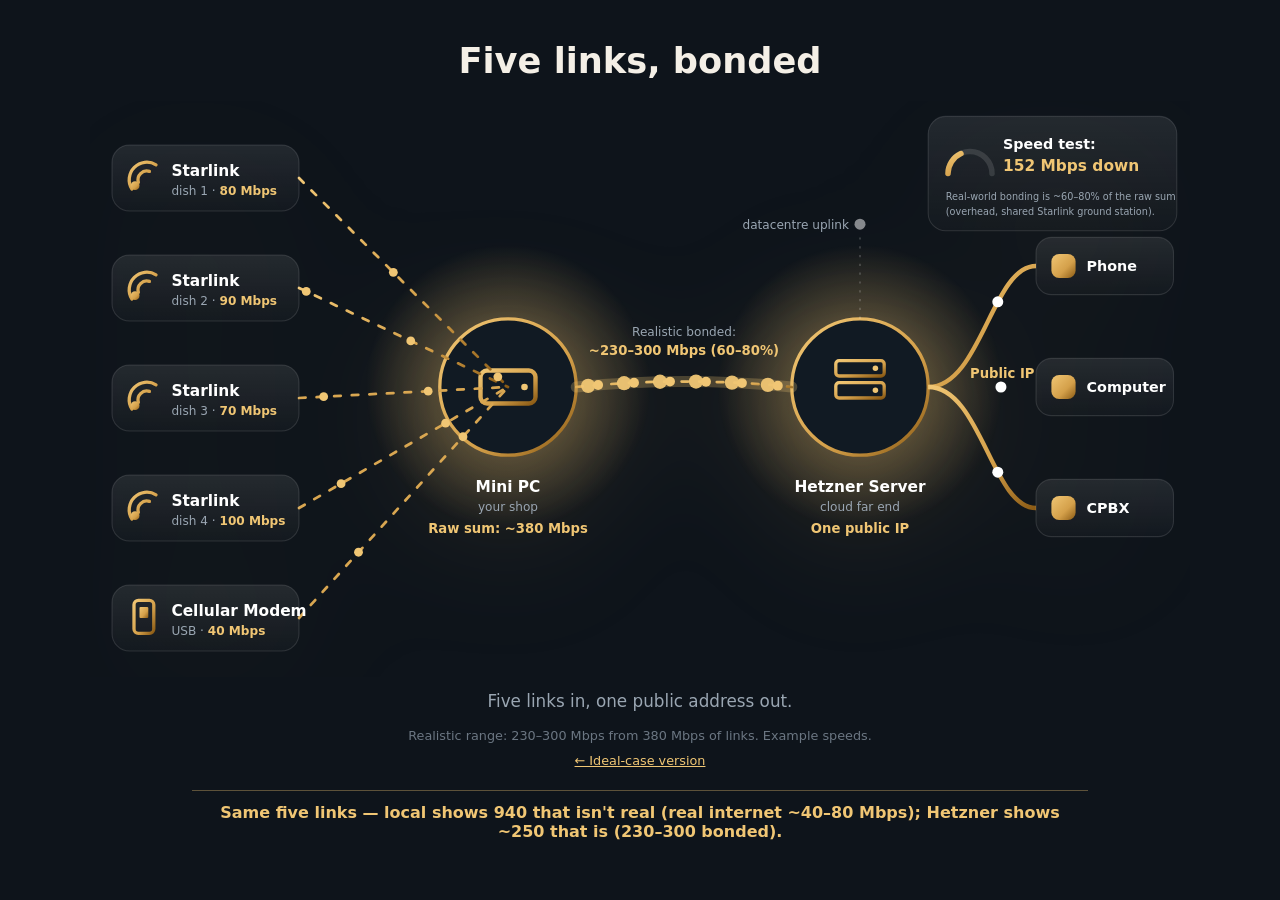
<file: bonding-hetzner.html>
<!doctype html><html lang="en"><head><meta charset="utf-8"><meta name="viewport" content="width=device-width,initial-scale=1"><title>Link bonding — Neuereatec</title>
<style>html,body{margin:0;background:#0e141b;color:#f4efe6;font-family:"Segoe UI",system-ui,sans-serif}body:before{content:"";position:fixed;inset:-20%;z-index:-1;background:radial-gradient(40% 35% at 15% 10%,rgba(212,160,74,.22),transparent 70%),radial-gradient(35% 30% at 90% 20%,rgba(240,198,116,.14),transparent 70%)}
main{max-width:1100px;margin:auto;padding:40px 20px;text-align:center}h1{font-size:clamp(1.5rem,3vw,2.2rem);margin:0 0 20px}svg{width:100%;height:auto;filter:drop-shadow(0 30px 60px rgba(212,160,74,.2))}
.cap{color:#9aa6b2;font-size:1.05rem;margin-top:14px}.f{stroke-dasharray:6 10;animation:d 1.6s linear infinite}@keyframes d{to{stroke-dashoffset:-32}}.p{animation:p 3s ease-in-out infinite}@keyframes p{50%{transform:scale(1.06)}}
@media(prefers-reduced-motion:reduce){.f,.p{animation:none}.dots{display:none}}.wrap{overflow-x:auto;-webkit-overflow-scrolling:touch}@media(max-width:700px){.wrap svg{width:760px;max-width:none}main{padding:24px 12px}.wrap:after{content:"← swipe →";display:block;color:#6b7682;font-size:.75rem;width:100%}}</style></head><body><main><h1>Five links, bonded</h1><div class="wrap"><svg viewBox="0 0 1000 520" role="img" aria-label="Five internet links bonded by a mini PC automatically linked to a far-end mini PC, out as one public IP to phone, computer and CPBX" font-family="Segoe UI,system-ui,sans-serif">
<defs><linearGradient id="g" x1="0" y1="0" x2="1" y2="1"><stop stop-color="#f0c674"/><stop offset=".6" stop-color="#d4a04a"/><stop offset="1" stop-color="#8a5a14"/></linearGradient><radialGradient id="glow"><stop stop-color="#f0c674" stop-opacity=".5"/><stop offset="1" stop-color="#f0c674" stop-opacity="0"/></radialGradient><linearGradient id="card" x1="0" y1="0" x2="0" y2="1"><stop stop-color="#fff" stop-opacity=".09"/><stop offset="1" stop-color="#fff" stop-opacity=".02"/></linearGradient></defs>
<circle cx="380" cy="260" r="130" fill="url(#glow)"/><g class="p" style="transform-origin:380px 260px"><circle cx="380" cy="260" r="62" fill="#111a23" stroke="url(#g)" stroke-width="3"/><rect x="355" y="245" width="50" height="30" rx="6" fill="none" stroke="url(#g)" stroke-width="4"/><circle cx="395" cy="260" r="3" fill="#f0c674"/></g><text x="380" y="355" text-anchor="middle" fill="#fff" font-size="14" font-weight="700">Mini PC</text><text x="380" y="373" text-anchor="middle" fill="#9aa6b2" font-size="11">your shop</text><text x="380" y="393" text-anchor="middle" fill="#f0c674" font-size="12" font-weight="700">Raw sum: ~380 Mbps</text><circle cx="700" cy="260" r="130" fill="url(#glow)"/><g class="p" style="transform-origin:700px 260px"><circle cx="700" cy="260" r="62" fill="#111a23" stroke="url(#g)" stroke-width="3"/><rect x="678" y="236" width="44" height="14" rx="3" fill="none" stroke="url(#g)" stroke-width="3"/><rect x="678" y="256" width="44" height="14" rx="3" fill="none" stroke="url(#g)" stroke-width="3"/><circle cx="714" cy="243" r="2.5" fill="#f0c674"/><circle cx="714" cy="263" r="2.5" fill="#f0c674"/></g><text x="700" y="355" text-anchor="middle" fill="#fff" font-size="14" font-weight="700">Hetzner Server</text><text x="700" y="373" text-anchor="middle" fill="#9aa6b2" font-size="11">cloud far end</text><text x="700" y="393" text-anchor="middle" fill="#f0c674" font-size="12" font-weight="700">One public IP</text>
<g fill="none" stroke="url(#g)" stroke-width="2.5" stroke-linecap="round"><path id="l0" class="f" d="M190 70 L380 260"/><path id="l1" class="f" d="M190 170 L380 260"/><path id="l2" class="f" d="M190 270 L380 260"/><path id="l3" class="f" d="M190 370 L380 260"/><path id="l4" class="f" d="M190 470 L380 260"/><path class="f" d="M442 260 Q540 250 638 260"/></g><path d="M762 260 C810 260 820 150 860 150" stroke="url(#g)" stroke-width="4" fill="none"/><path d="M762 260 C810 260 820 260 860 260" stroke="url(#g)" stroke-width="4" fill="none"/><path d="M762 260 C810 260 820 370 860 370" stroke="url(#g)" stroke-width="4" fill="none"/>
<path d="M700 198 V120" stroke="#fff" stroke-opacity=".3" stroke-dasharray="2 6" fill="none"/><circle cx="700" cy="112" r="5" fill="#fff" fill-opacity=".5"/><text x="690" y="116" text-anchor="end" fill="#9aa6b2" font-size="11">datacentre uplink</text>

<text x="800" y="252" fill="#f0c674" font-size="12" font-weight="700">Public IP</text>
<g transform="translate(20 40)"><rect width="170" height="60" rx="16" fill="url(#card)" stroke="#fff" stroke-opacity=".12"/><path d="M18 40a16 16 0 0 1 22-22M24 34a8 8 0 0 1 10-10" stroke="url(#g)" stroke-width="3" fill="none" stroke-linecap="round"/><circle cx="21" cy="37" r="4" fill="url(#g)"/><text x="54" y="28" fill="#fff" font-size="14" font-weight="700">Starlink</text><text x="54" y="45" fill="#9aa6b2" font-size="11">dish 1 · <tspan fill="#f0c674" font-weight="700">80 Mbps</tspan></text></g><g transform="translate(20 140)"><rect width="170" height="60" rx="16" fill="url(#card)" stroke="#fff" stroke-opacity=".12"/><path d="M18 40a16 16 0 0 1 22-22M24 34a8 8 0 0 1 10-10" stroke="url(#g)" stroke-width="3" fill="none" stroke-linecap="round"/><circle cx="21" cy="37" r="4" fill="url(#g)"/><text x="54" y="28" fill="#fff" font-size="14" font-weight="700">Starlink</text><text x="54" y="45" fill="#9aa6b2" font-size="11">dish 2 · <tspan fill="#f0c674" font-weight="700">90 Mbps</tspan></text></g><g transform="translate(20 240)"><rect width="170" height="60" rx="16" fill="url(#card)" stroke="#fff" stroke-opacity=".12"/><path d="M18 40a16 16 0 0 1 22-22M24 34a8 8 0 0 1 10-10" stroke="url(#g)" stroke-width="3" fill="none" stroke-linecap="round"/><circle cx="21" cy="37" r="4" fill="url(#g)"/><text x="54" y="28" fill="#fff" font-size="14" font-weight="700">Starlink</text><text x="54" y="45" fill="#9aa6b2" font-size="11">dish 3 · <tspan fill="#f0c674" font-weight="700">70 Mbps</tspan></text></g><g transform="translate(20 340)"><rect width="170" height="60" rx="16" fill="url(#card)" stroke="#fff" stroke-opacity=".12"/><path d="M18 40a16 16 0 0 1 22-22M24 34a8 8 0 0 1 10-10" stroke="url(#g)" stroke-width="3" fill="none" stroke-linecap="round"/><circle cx="21" cy="37" r="4" fill="url(#g)"/><text x="54" y="28" fill="#fff" font-size="14" font-weight="700">Starlink</text><text x="54" y="45" fill="#9aa6b2" font-size="11">dish 4 · <tspan fill="#f0c674" font-weight="700">100 Mbps</tspan></text></g><g transform="translate(20 440)"><rect width="170" height="60" rx="16" fill="url(#card)" stroke="#fff" stroke-opacity=".12"/><rect x="20" y="14" width="18" height="30" rx="4" fill="none" stroke="url(#g)" stroke-width="3"/><rect x="25" y="20" width="8" height="10" rx="1" fill="url(#g)"/><text x="54" y="28" fill="#fff" font-size="14" font-weight="700">Cellular Modem</text><text x="54" y="45" fill="#9aa6b2" font-size="11">USB · <tspan fill="#f0c674" font-weight="700">40 Mbps</tspan></text></g><g transform="translate(860 124)"><rect width="125" height="52" rx="14" fill="url(#card)" stroke="#fff" stroke-opacity=".12"/><rect x="14" y="15" width="22" height="22" rx="7" fill="url(#g)"/><text x="46" y="31" fill="#fff" font-size="13" font-weight="700">Phone</text></g><g transform="translate(860 234)"><rect width="125" height="52" rx="14" fill="url(#card)" stroke="#fff" stroke-opacity=".12"/><rect x="14" y="15" width="22" height="22" rx="7" fill="url(#g)"/><text x="46" y="31" fill="#fff" font-size="13" font-weight="700">Computer</text></g><g transform="translate(860 344)"><rect width="125" height="52" rx="14" fill="url(#card)" stroke="#fff" stroke-opacity=".12"/><rect x="14" y="15" width="22" height="22" rx="7" fill="url(#g)"/><text x="46" y="31" fill="#fff" font-size="13" font-weight="700">CPBX</text></g><circle r="6.5" fill="#f0c674" opacity=".95"><animateMotion dur="1.5s" begin="-0.0s" repeatCount="indefinite" path="M442 260 Q540 250 638 260"/></circle><circle r="6.5" fill="#f0c674" opacity=".95"><animateMotion dur="1.5s" begin="-0.25s" repeatCount="indefinite" path="M442 260 Q540 250 638 260"/></circle><circle r="6.5" fill="#f0c674" opacity=".95"><animateMotion dur="1.5s" begin="-0.5s" repeatCount="indefinite" path="M442 260 Q540 250 638 260"/></circle><circle r="6.5" fill="#f0c674" opacity=".95"><animateMotion dur="1.5s" begin="-0.75s" repeatCount="indefinite" path="M442 260 Q540 250 638 260"/></circle><circle r="6.5" fill="#f0c674" opacity=".95"><animateMotion dur="1.5s" begin="-1.0s" repeatCount="indefinite" path="M442 260 Q540 250 638 260"/></circle><circle r="6.5" fill="#f0c674" opacity=".95"><animateMotion dur="1.5s" begin="-1.25s" repeatCount="indefinite" path="M442 260 Q540 250 638 260"/></circle><path d="M442 260 Q540 250 638 260" fill="none" stroke="#f0c674" stroke-opacity=".25" stroke-width="10" stroke-linecap="round"/><g transform="translate(762 14)"><rect width="226" height="104" rx="16" fill="url(#card)" stroke="#fff" stroke-opacity=".12"/>
<path d="M18 52a20 20 0 0 1 40 0" fill="none" stroke="#fff" stroke-opacity=".12" stroke-width="5" stroke-linecap="round"/><path id="gauge" d="M18 52a20 20 0 0 1 40 0" fill="none" stroke="url(#g)" stroke-width="5" stroke-linecap="round" pathLength="100" stroke-dasharray="0 100"/>
<text x="68" y="30" fill="#fff" font-size="13" font-weight="700">Speed test:</text><text x="68" y="50" fill="#f0c674" font-size="14" font-weight="700"><tspan id="spd">~250</tspan> Mbps down</text>
<text x="16" y="76" fill="#9aa6b2" font-size="8.8">Real-world bonding is ~60–80% of the raw sum</text><text x="16" y="90" fill="#9aa6b2" font-size="8.8">(overhead, shared Starlink ground station).</text></g><text x="540" y="214" text-anchor="middle" fill="#9aa6b2" font-size="11">Realistic bonded:</text><text x="540" y="231" text-anchor="middle" fill="#f0c674" font-size="12" font-weight="700">~230–300 Mbps (60–80%)</text><g class="dots"><circle r="4" fill="#f0c674"><animateMotion dur="2.4s" begin="-0.0s" repeatCount="indefinite" path="M190 70 L380 260"/></circle><circle r="4" fill="#f0c674"><animateMotion dur="2.4s" begin="-1.2s" repeatCount="indefinite" path="M190 70 L380 260"/></circle><circle r="4" fill="#f0c674"><animateMotion dur="2.4s" begin="-0.2s" repeatCount="indefinite" path="M190 170 L380 260"/></circle><circle r="4" fill="#f0c674"><animateMotion dur="2.4s" begin="-1.4s" repeatCount="indefinite" path="M190 170 L380 260"/></circle><circle r="4" fill="#f0c674"><animateMotion dur="2.4s" begin="-0.4s" repeatCount="indefinite" path="M190 270 L380 260"/></circle><circle r="4" fill="#f0c674"><animateMotion dur="2.4s" begin="-1.6s" repeatCount="indefinite" path="M190 270 L380 260"/></circle><circle r="4" fill="#f0c674"><animateMotion dur="2.4s" begin="-0.6000000000000001s" repeatCount="indefinite" path="M190 370 L380 260"/></circle><circle r="4" fill="#f0c674"><animateMotion dur="2.4s" begin="-1.8s" repeatCount="indefinite" path="M190 370 L380 260"/></circle><circle r="4" fill="#f0c674"><animateMotion dur="2.4s" begin="-0.8s" repeatCount="indefinite" path="M190 470 L380 260"/></circle><circle r="4" fill="#f0c674"><animateMotion dur="2.4s" begin="-2.0s" repeatCount="indefinite" path="M190 470 L380 260"/></circle><circle r="4.5" fill="#f0c674"><animateMotion dur="1.8s" begin="-0.0s" repeatCount="indefinite" path="M442 260 Q540 250 638 260"/></circle><circle r="4.5" fill="#f0c674"><animateMotion dur="1.8s" begin="-0.6s" repeatCount="indefinite" path="M442 260 Q540 250 638 260"/></circle><circle r="4.5" fill="#f0c674"><animateMotion dur="1.8s" begin="-1.2s" repeatCount="indefinite" path="M442 260 Q540 250 638 260"/></circle><circle r="4.5" fill="#f0c674"><animateMotion dur="1.8s" begin="-0.3s" repeatCount="indefinite" path="M442 260 Q540 250 638 260"/></circle><circle r="4.5" fill="#f0c674"><animateMotion dur="1.8s" begin="-0.8999999999999999s" repeatCount="indefinite" path="M442 260 Q540 250 638 260"/></circle><circle r="4.5" fill="#f0c674"><animateMotion dur="1.8s" begin="-1.5s" repeatCount="indefinite" path="M442 260 Q540 250 638 260"/></circle><circle r="5" fill="#fff"><animateMotion dur="1.6s" repeatCount="indefinite" path="M762 260 C810 260 820 150 860 150"/></circle><circle r="5" fill="#fff"><animateMotion dur="1.6s" repeatCount="indefinite" path="M762 260 C810 260 820 260 860 260"/></circle><circle r="5" fill="#fff"><animateMotion dur="1.6s" repeatCount="indefinite" path="M762 260 C810 260 820 370 860 370"/></circle></g></svg></div><p class="cap">Five links in, one public address out.</p><p style="color:#6b7682;font-size:.8rem;margin:4px 0 0">Realistic range: 230–300 Mbps from 380 Mbps of links. Example speeds.</p><p style="font-size:.8rem;margin:10px 0 0"><a style="color:#f0c674" href="bonding.html">← Ideal-case version</a></p><p style="max-width:860px;margin:22px auto 0;padding:12px 18px;border-top:1px solid rgba(240,198,116,.35);color:#f0c674;font-weight:700;font-size:1rem">Same five links — local shows 940 that isn't real (real internet ~40–80 Mbps); Hetzner shows ~250 that is (230–300 bonded).</p></main>
<script>if(matchMedia('(prefers-reduced-motion: reduce)').matches)document.querySelector('svg').pauseAnimations()</script><script>(function(){var g=document.getElementById('gauge'),t=document.getElementById('spd');if(matchMedia('(prefers-reduced-motion: reduce)').matches){g.setAttribute('stroke-dasharray','60 100');return}var s=performance.now();function f(n){var p=((n-s)%6000)/4000;if(p>1){t.textContent='~250';g.setAttribute('stroke-dasharray','60 100')}else{var e=1-Math.pow(1-p,3);t.textContent=Math.round(250*e);g.setAttribute('stroke-dasharray',(60*e)+' 100')}requestAnimationFrame(f)}requestAnimationFrame(f)})()</script></body></html>
</file>
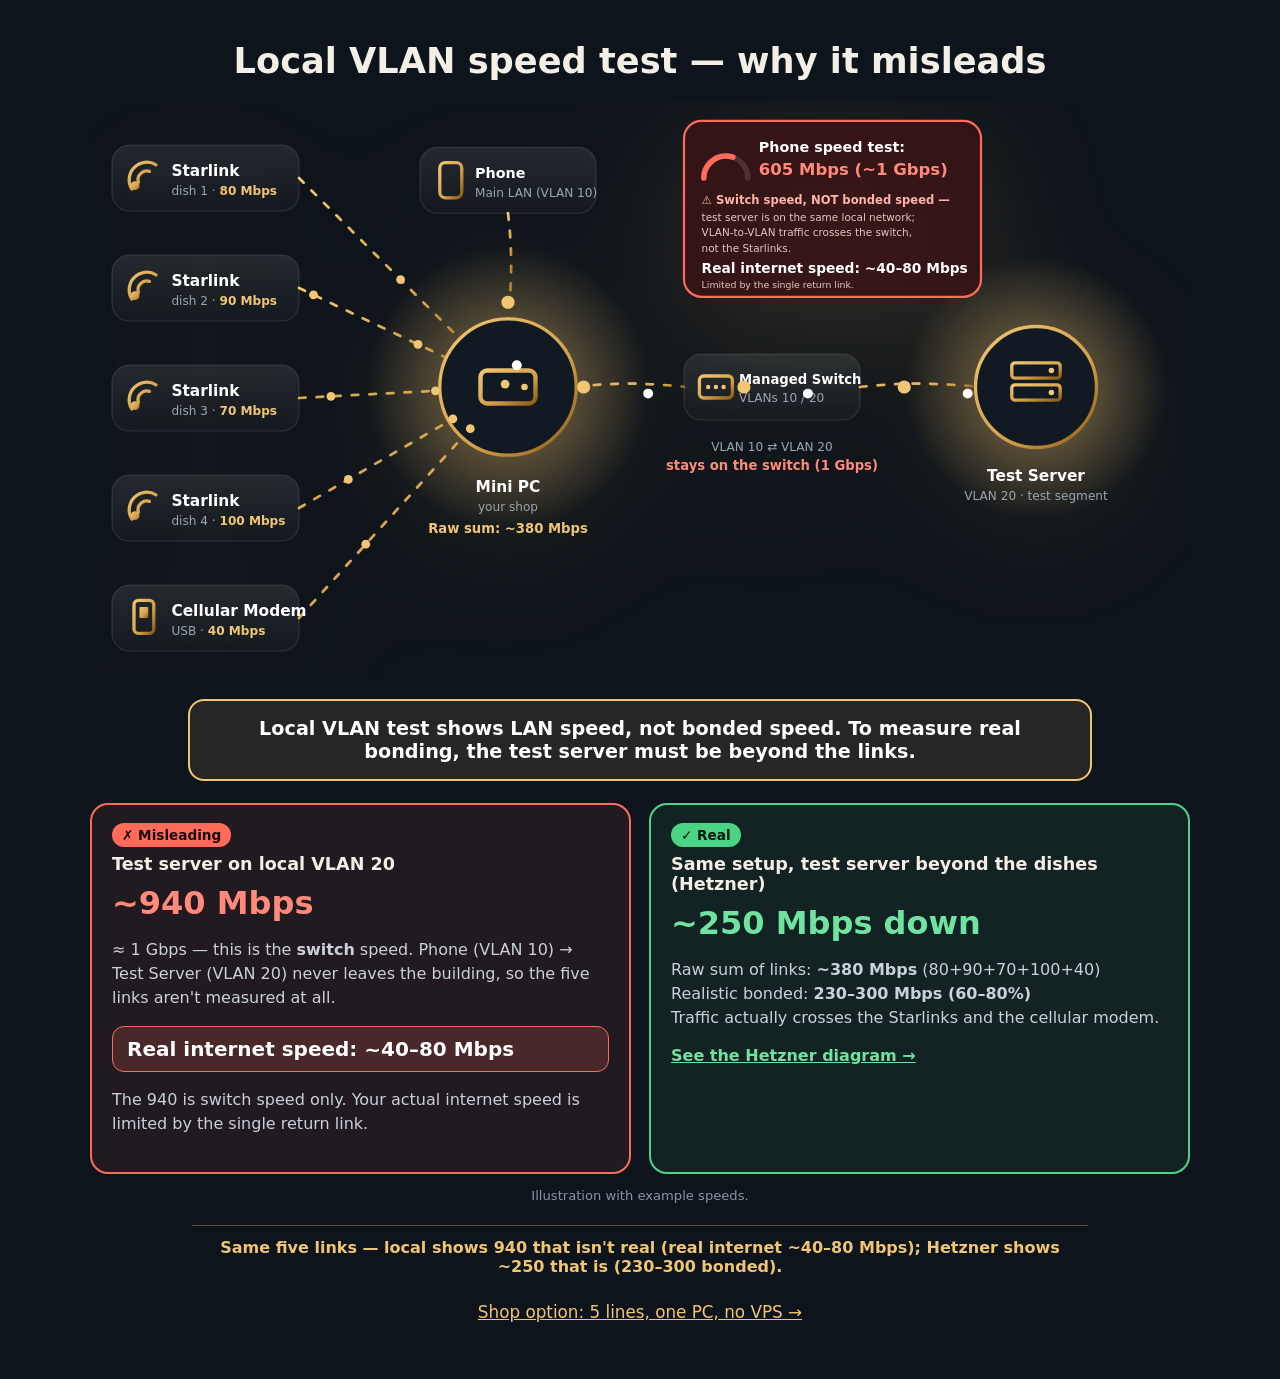
<file: bonding-local.html>
<!doctype html><html lang="en"><head><meta charset="utf-8"><meta name="viewport" content="width=device-width,initial-scale=1"><title>Local VLAN bonding test — Neuereatec</title><style>html,body{margin:0;background:#0e141b;color:#f4efe6;font-family:"Segoe UI",system-ui,sans-serif}body:before{content:"";position:fixed;inset:-20%;z-index:-1;background:radial-gradient(40% 35% at 15% 10%,rgba(212,160,74,.22),transparent 70%),radial-gradient(35% 30% at 90% 20%,rgba(240,198,116,.14),transparent 70%)}
main{max-width:1100px;margin:auto;padding:40px 20px;text-align:center}h1{font-size:clamp(1.5rem,3vw,2.2rem);margin:0 0 20px}svg{width:100%;height:auto;filter:drop-shadow(0 30px 60px rgba(212,160,74,.2))}
.cap{color:#9aa6b2;font-size:1.05rem;margin-top:14px}.f{stroke-dasharray:6 10;animation:d 1.6s linear infinite}@keyframes d{to{stroke-dashoffset:-32}}.p{animation:p 3s ease-in-out infinite}@keyframes p{50%{transform:scale(1.06)}}
@media(prefers-reduced-motion:reduce){.f,.p{animation:none}.dots{display:none}}.wrap{overflow-x:auto;-webkit-overflow-scrolling:touch}@media(max-width:700px){.wrap svg{width:760px;max-width:none}main{padding:24px 12px}.wrap:after{content:"← swipe →";display:block;color:#6b7682;font-size:.75rem;width:100%}}.big{margin:22px auto 0;max-width:860px;padding:16px 20px;border-radius:16px;border:2px solid #f0c674;background:rgba(240,198,116,.1);font-size:1.2rem;font-weight:700;color:#fff}.cmp{display:grid;grid-template-columns:1fr 1fr;gap:18px;margin-top:22px;text-align:left}@media(max-width:700px){.cmp{grid-template-columns:1fr}}.c{border-radius:18px;padding:20px;border:2px solid}.c h2{font-size:1.1rem;margin:10px 0}.c p{color:#c9d1d9;line-height:1.5}.num{font-size:2rem;font-weight:800}.tag{font-weight:800;font-size:.85rem;padding:4px 10px;border-radius:99px}.bad{border-color:#ff6b5b;background:rgba(255,107,91,.08)}.bad .tag{background:#ff6b5b;color:#1a0a08}.bad .num{color:#ff8a7a}.good{border-color:#4cd486;background:rgba(76,212,134,.08)}.good .tag{background:#4cd486;color:#06180d}.good .num{color:#6fe3a0}.good a{color:#6fe3a0;font-weight:700}.real{margin-top:12px;padding:10px 14px;border-radius:12px;background:rgba(255,107,91,.18);border:1px solid #ff6b5b;color:#fff;font-size:1.25rem;font-weight:800}</style></head><body><main><h1>Local VLAN speed test — why it misleads</h1><div class="wrap"><svg viewBox="0 0 1000 520" role="img" aria-label="Five links into a Mini PC, through a managed VLAN switch to a test server, with a phone on the main LAN running a speed test" font-family="Segoe UI,system-ui,sans-serif"><defs><linearGradient id="g" x1="0" y1="0" x2="1" y2="1"><stop stop-color="#f0c674"/><stop offset=".6" stop-color="#d4a04a"/><stop offset="1" stop-color="#8a5a14"/></linearGradient><radialGradient id="glow"><stop stop-color="#f0c674" stop-opacity=".5"/><stop offset="1" stop-color="#f0c674" stop-opacity="0"/></radialGradient><linearGradient id="card" x1="0" y1="0" x2="0" y2="1"><stop stop-color="#fff" stop-opacity=".09"/><stop offset="1" stop-color="#fff" stop-opacity=".02"/></linearGradient></defs>
<circle cx="380" cy="260" r="130" fill="url(#glow)"/><circle cx="860" cy="260" r="120" fill="url(#glow)"/>
<g fill="none" stroke="url(#g)" stroke-width="2.5" stroke-linecap="round"><path class="f" d="M190 70 L380 260"/><path class="f" d="M190 170 L380 260"/><path class="f" d="M190 270 L380 260"/><path class="f" d="M190 370 L380 260"/><path class="f" d="M190 470 L380 260"/><path class="f" d="M380 102 Q386 150 380 198"/><path class="f" d="M442 260 Q491 254 540 260"/><path class="f" d="M700 260 Q752 254 805 260"/></g>
<g class="p" style="transform-origin:380px 260px"><circle cx="380" cy="260" r="62" fill="#111a23" stroke="url(#g)" stroke-width="3"/><rect x="355" y="245" width="50" height="30" rx="6" fill="none" stroke="url(#g)" stroke-width="4"/><circle cx="395" cy="260" r="3" fill="#f0c674"/></g>
<text x="380" y="355" text-anchor="middle" fill="#fff" font-size="14" font-weight="700">Mini PC</text><text x="380" y="373" text-anchor="middle" fill="#9aa6b2" font-size="11">your shop</text><text x="380" y="393" text-anchor="middle" fill="#f0c674" font-size="12" font-weight="700">Raw sum: ~380 Mbps</text>
<g transform="translate(540 230)"><rect width="160" height="60" rx="16" fill="url(#card)" stroke="#fff" stroke-opacity=".12"/><rect x="14" y="20" width="30" height="20" rx="4" fill="none" stroke="url(#g)" stroke-width="3"/><g fill="#f0c674"><circle cx="22" cy="30" r="2"/><circle cx="29" cy="30" r="2"/><circle cx="36" cy="30" r="2"/></g><text x="50" y="27" fill="#fff" font-size="12" font-weight="700">Managed Switch</text><text x="50" y="44" fill="#9aa6b2" font-size="11">VLANs 10 / 20</text></g>
<text x="620" y="318" text-anchor="middle" fill="#9aa6b2" font-size="11">VLAN 10 ⇄ VLAN 20</text><text x="620" y="335" text-anchor="middle" fill="#ff8a7a" font-size="12" font-weight="700">stays on the switch (1 Gbps)</text>
<g class="p" style="transform-origin:860px 260px"><circle cx="860" cy="260" r="55" fill="#111a23" stroke="url(#g)" stroke-width="3"/><rect x="838" y="238" width="44" height="14" rx="3" fill="none" stroke="url(#g)" stroke-width="3"/><rect x="838" y="258" width="44" height="14" rx="3" fill="none" stroke="url(#g)" stroke-width="3"/><circle cx="874" cy="245" r="2.5" fill="#f0c674"/><circle cx="874" cy="265" r="2.5" fill="#f0c674"/></g>
<text x="860" y="345" text-anchor="middle" fill="#fff" font-size="14" font-weight="700">Test Server</text><text x="860" y="363" text-anchor="middle" fill="#9aa6b2" font-size="11">VLAN 20 · test segment</text>
<g transform="translate(300 42)"><rect width="160" height="60" rx="16" fill="url(#card)" stroke="#fff" stroke-opacity=".12"/><rect x="18" y="14" width="20" height="32" rx="5" fill="none" stroke="url(#g)" stroke-width="3"/><text x="50" y="28" fill="#fff" font-size="13" font-weight="700">Phone</text><text x="50" y="45" fill="#9aa6b2" font-size="11">Main LAN (VLAN 10)</text></g>
<g transform="translate(540 18)"><rect width="270" height="160" rx="16" fill="#3a1416" fill-opacity=".85" stroke="#ff6b5b" stroke-width="2"/><path d="M18 52a20 20 0 0 1 40 0" fill="none" stroke="#fff" stroke-opacity=".12" stroke-width="5" stroke-linecap="round"/><path id="gauge" d="M18 52a20 20 0 0 1 40 0" fill="none" stroke="#ff6b5b" stroke-width="5" stroke-linecap="round" pathLength="100" stroke-dasharray="0 100"/><text x="68" y="28" fill="#fff" font-size="13" font-weight="700">Phone speed test:</text><text x="68" y="49" fill="#ff8a7a" font-size="15" font-weight="700"><tspan id="spd">~940</tspan> Mbps (~1 Gbps)</text><text x="16" y="76" fill="#ffb4a8" font-size="10.5" font-weight="700">⚠ Switch speed, NOT bonded speed —</text><text x="16" y="91" fill="#e8c7c2" font-size="9.5">test server is on the same local network;</text><text x="16" y="105" fill="#e8c7c2" font-size="9.5">VLAN-to-VLAN traffic crosses the switch,</text><text x="16" y="119" fill="#e8c7c2" font-size="9.5">not the Starlinks.</text><text x="16" y="138" fill="#fff" font-size="12.5" font-weight="800">Real internet speed: ~40–80 Mbps</text><text x="16" y="152" fill="#e8c7c2" font-size="8.5">Limited by the single return link.</text></g>
<g transform="translate(20 40)"><rect width="170" height="60" rx="16" fill="url(#card)" stroke="#fff" stroke-opacity=".12"/><path d="M18 40a16 16 0 0 1 22-22M24 34a8 8 0 0 1 10-10" stroke="url(#g)" stroke-width="3" fill="none" stroke-linecap="round"/><circle cx="21" cy="37" r="4" fill="url(#g)"/><text x="54" y="28" fill="#fff" font-size="14" font-weight="700">Starlink</text><text x="54" y="45" fill="#9aa6b2" font-size="11">dish 1 · <tspan fill="#f0c674" font-weight="700">80 Mbps</tspan></text></g><g transform="translate(20 140)"><rect width="170" height="60" rx="16" fill="url(#card)" stroke="#fff" stroke-opacity=".12"/><path d="M18 40a16 16 0 0 1 22-22M24 34a8 8 0 0 1 10-10" stroke="url(#g)" stroke-width="3" fill="none" stroke-linecap="round"/><circle cx="21" cy="37" r="4" fill="url(#g)"/><text x="54" y="28" fill="#fff" font-size="14" font-weight="700">Starlink</text><text x="54" y="45" fill="#9aa6b2" font-size="11">dish 2 · <tspan fill="#f0c674" font-weight="700">90 Mbps</tspan></text></g><g transform="translate(20 240)"><rect width="170" height="60" rx="16" fill="url(#card)" stroke="#fff" stroke-opacity=".12"/><path d="M18 40a16 16 0 0 1 22-22M24 34a8 8 0 0 1 10-10" stroke="url(#g)" stroke-width="3" fill="none" stroke-linecap="round"/><circle cx="21" cy="37" r="4" fill="url(#g)"/><text x="54" y="28" fill="#fff" font-size="14" font-weight="700">Starlink</text><text x="54" y="45" fill="#9aa6b2" font-size="11">dish 3 · <tspan fill="#f0c674" font-weight="700">70 Mbps</tspan></text></g><g transform="translate(20 340)"><rect width="170" height="60" rx="16" fill="url(#card)" stroke="#fff" stroke-opacity=".12"/><path d="M18 40a16 16 0 0 1 22-22M24 34a8 8 0 0 1 10-10" stroke="url(#g)" stroke-width="3" fill="none" stroke-linecap="round"/><circle cx="21" cy="37" r="4" fill="url(#g)"/><text x="54" y="28" fill="#fff" font-size="14" font-weight="700">Starlink</text><text x="54" y="45" fill="#9aa6b2" font-size="11">dish 4 · <tspan fill="#f0c674" font-weight="700">100 Mbps</tspan></text></g><g transform="translate(20 440)"><rect width="170" height="60" rx="16" fill="url(#card)" stroke="#fff" stroke-opacity=".12"/><rect x="20" y="14" width="18" height="30" rx="4" fill="none" stroke="url(#g)" stroke-width="3"/><rect x="25" y="20" width="8" height="10" rx="1" fill="url(#g)"/><text x="54" y="28" fill="#fff" font-size="14" font-weight="700">Cellular Modem</text><text x="54" y="45" fill="#9aa6b2" font-size="11">USB · <tspan fill="#f0c674" font-weight="700">40 Mbps</tspan></text></g><g class="dots"><circle r="4" fill="#f0c674"><animateMotion dur="2.4s" begin="-0.0s" repeatCount="indefinite" path="M190 70 L380 260"/></circle><circle r="4" fill="#f0c674"><animateMotion dur="2.4s" begin="-1.2s" repeatCount="indefinite" path="M190 70 L380 260"/></circle><circle r="4" fill="#f0c674"><animateMotion dur="2.4s" begin="-0.2s" repeatCount="indefinite" path="M190 170 L380 260"/></circle><circle r="4" fill="#f0c674"><animateMotion dur="2.4s" begin="-1.4s" repeatCount="indefinite" path="M190 170 L380 260"/></circle><circle r="4" fill="#f0c674"><animateMotion dur="2.4s" begin="-0.4s" repeatCount="indefinite" path="M190 270 L380 260"/></circle><circle r="4" fill="#f0c674"><animateMotion dur="2.4s" begin="-1.6s" repeatCount="indefinite" path="M190 270 L380 260"/></circle><circle r="4" fill="#f0c674"><animateMotion dur="2.4s" begin="-0.6s" repeatCount="indefinite" path="M190 370 L380 260"/></circle><circle r="4" fill="#f0c674"><animateMotion dur="2.4s" begin="-1.8s" repeatCount="indefinite" path="M190 370 L380 260"/></circle><circle r="4" fill="#f0c674"><animateMotion dur="2.4s" begin="-0.8s" repeatCount="indefinite" path="M190 470 L380 260"/></circle><circle r="4" fill="#f0c674"><animateMotion dur="2.4s" begin="-2.0s" repeatCount="indefinite" path="M190 470 L380 260"/></circle><circle r="6" fill="#f0c674"><animateMotion dur="3s" begin="-0.0s" repeatCount="indefinite" path="M380 102 L380 198 L380 260 L540 260 L700 260 L805 260"/></circle><circle r="4.5" fill="#fff"><animateMotion dur="3s" begin="-0.37s" repeatCount="indefinite" path="M805 266 L700 266 L540 266 L388 266 L388 198 L388 102"/></circle><circle r="6" fill="#f0c674"><animateMotion dur="3s" begin="-0.75s" repeatCount="indefinite" path="M380 102 L380 198 L380 260 L540 260 L700 260 L805 260"/></circle><circle r="4.5" fill="#fff"><animateMotion dur="3s" begin="-1.12s" repeatCount="indefinite" path="M805 266 L700 266 L540 266 L388 266 L388 198 L388 102"/></circle><circle r="6" fill="#f0c674"><animateMotion dur="3s" begin="-1.5s" repeatCount="indefinite" path="M380 102 L380 198 L380 260 L540 260 L700 260 L805 260"/></circle><circle r="4.5" fill="#fff"><animateMotion dur="3s" begin="-1.87s" repeatCount="indefinite" path="M805 266 L700 266 L540 266 L388 266 L388 198 L388 102"/></circle><circle r="6" fill="#f0c674"><animateMotion dur="3s" begin="-2.25s" repeatCount="indefinite" path="M380 102 L380 198 L380 260 L540 260 L700 260 L805 260"/></circle><circle r="4.5" fill="#fff"><animateMotion dur="3s" begin="-2.62s" repeatCount="indefinite" path="M805 266 L700 266 L540 266 L388 266 L388 198 L388 102"/></circle></g></svg></div><div class="big">Local VLAN test shows LAN speed, not bonded speed. To measure real bonding, the test server must be beyond the links.</div>
<div class="cmp"><div class="c bad"><span class="tag">✗ Misleading</span><h2>Test server on local VLAN 20</h2><div class="num">~940 Mbps</div><p>≈ 1 Gbps — this is the <b>switch</b> speed. Phone (VLAN 10) → Test Server (VLAN 20) never leaves the building, so the five links aren't measured at all.</p><div class="real">Real internet speed: ~40–80 Mbps</div><p>The 940 is switch speed only. Your actual internet speed is limited by the single return link.</p></div>
<div class="c good"><span class="tag">✓ Real</span><h2>Same setup, test server beyond the dishes (Hetzner)</h2><div class="num">~250 Mbps down</div><p>Raw sum of links: <b>~380 Mbps</b> (80+90+70+100+40)<br>Realistic bonded: <b>230–300 Mbps (60–80%)</b><br>Traffic actually crosses the Starlinks and the cellular modem.</p><a href="bonding-hetzner.html">See the Hetzner diagram →</a></div></div>
<p style="color:#8a95a1;font-size:.82rem;max-width:720px;margin:14px auto 0">Illustration with example speeds.</p><p style="max-width:860px;margin:22px auto 0;padding:12px 18px;border-top:1px solid rgba(240,198,116,.35);color:#f0c674;font-weight:700;font-size:1rem">Same five links — local shows 940 that isn't real (real internet ~40–80 Mbps); Hetzner shows ~250 that is (230–300 bonded).</p><p class="cap" style="text-align:center"><a href="bonding-shop.html" style="color:#f0c674">Shop option: 5 lines, one PC, no VPS →</a></p></main>
<script>if(matchMedia('(prefers-reduced-motion: reduce)').matches)document.querySelector('svg').pauseAnimations()</script><script>(function(){var g=document.getElementById('gauge'),t=document.getElementById('spd');if(matchMedia('(prefers-reduced-motion: reduce)').matches){g.setAttribute('stroke-dasharray','94 100');return}var s=performance.now();function f(n){var p=((n-s)%6000)/4000;if(p>1){t.textContent='~940';g.setAttribute('stroke-dasharray','94 100')}else{var e=1-Math.pow(1-p,3);t.textContent=Math.round(940*e);g.setAttribute('stroke-dasharray',(94*e)+' 100')}requestAnimationFrame(f)}requestAnimationFrame(f)})()</script></body></html>
</file>
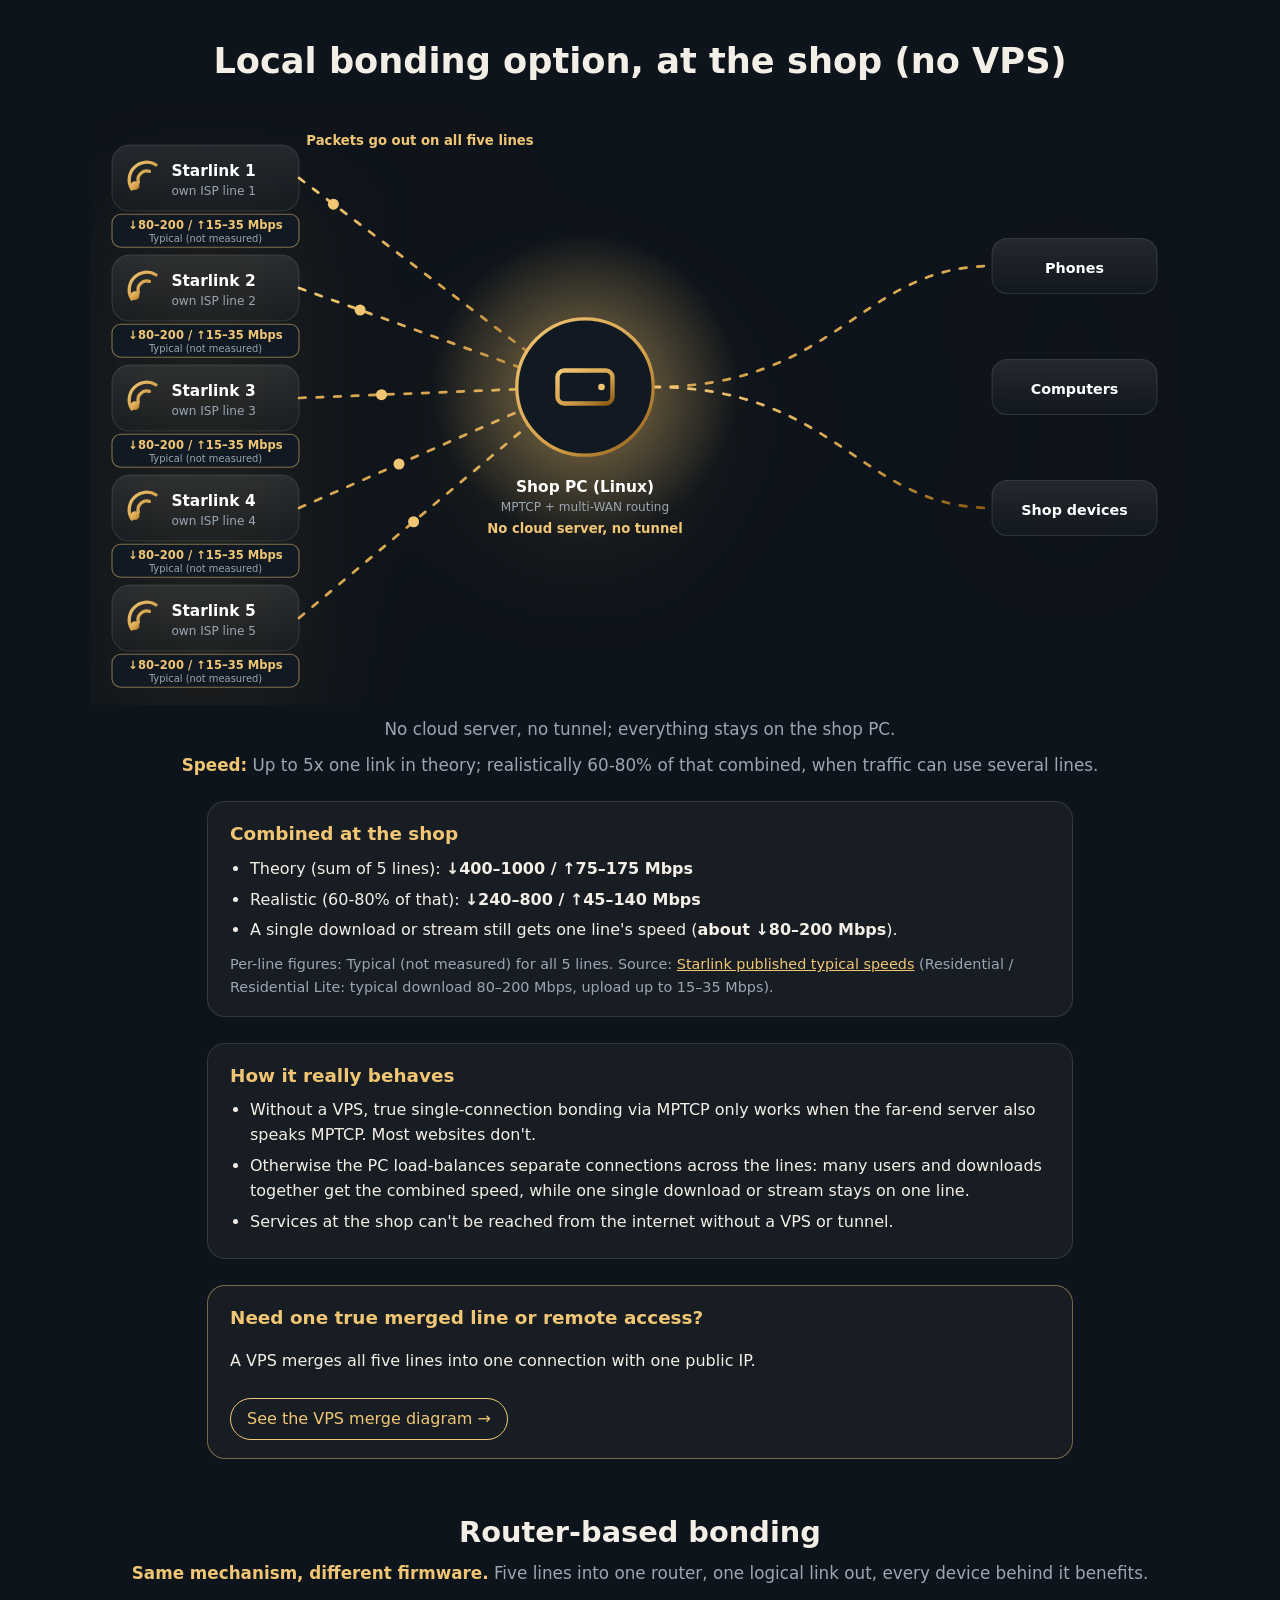
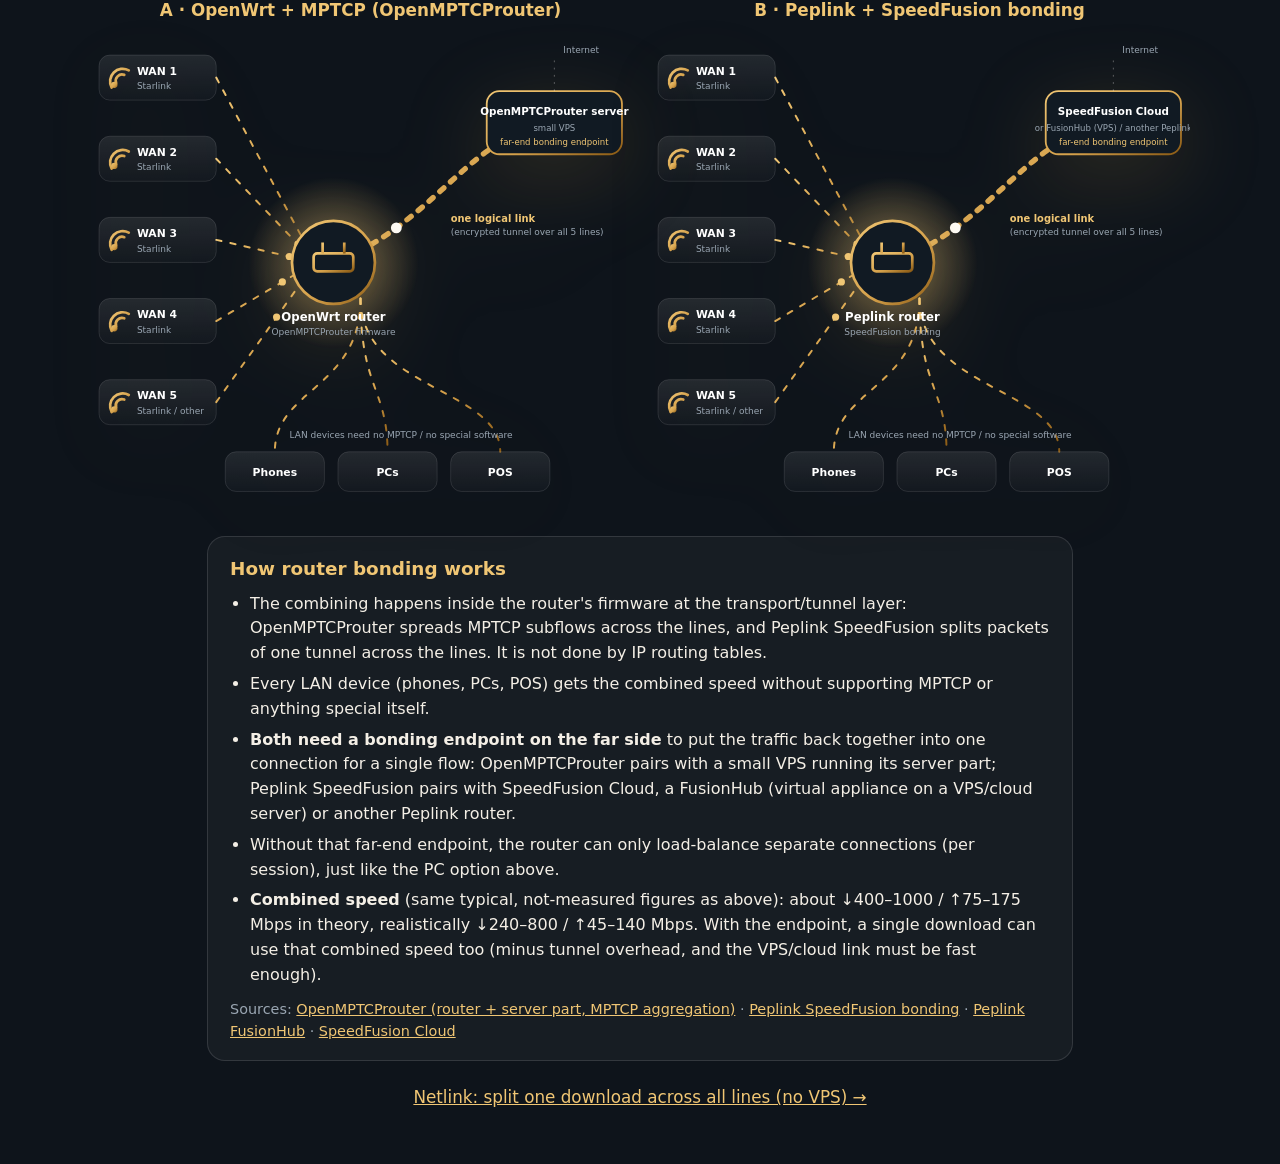
<file: bonding-shop.html>
<!doctype html><html lang="en"><head><meta charset="utf-8"><meta name="viewport" content="width=device-width,initial-scale=1"><title>Local bonding option, at the shop (no VPS) — Neuereatec</title>
<style>html,body{margin:0;background:#0e141b;color:#f4efe6;font-family:"Segoe UI",system-ui,sans-serif}body:before{content:"";position:fixed;inset:-20%;z-index:-1;background:radial-gradient(40% 35% at 15% 10%,rgba(212,160,74,.22),transparent 70%),radial-gradient(35% 30% at 90% 20%,rgba(240,198,116,.14),transparent 70%)}
main{max-width:1100px;margin:auto;padding:40px 20px;text-align:center}h1{font-size:clamp(1.5rem,3vw,2.2rem);margin:0 0 20px}svg{width:100%;height:auto;filter:drop-shadow(0 30px 60px rgba(212,160,74,.2))}
.cap{color:#9aa6b2;font-size:1.05rem;margin-top:14px}.f{stroke-dasharray:6 10;animation:d 1.6s linear infinite}@keyframes d{to{stroke-dashoffset:-32}}.p{animation:p 3s ease-in-out infinite}@keyframes p{50%{transform:scale(1.06)}}
@media(prefers-reduced-motion:reduce){.f,.p{animation:none}.dots{display:none}}.wrap{overflow-x:auto;-webkit-overflow-scrolling:touch}@media(max-width:700px){.wrap svg{width:760px;max-width:none}main{padding:24px 12px}.wrap:after{content:"← swipe →";display:block;color:#6b7682;font-size:.75rem;width:100%}}</style><style>.box{max-width:820px;margin:26px auto;text-align:left;background:rgba(255,255,255,.04);border:1px solid rgba(255,255,255,.12);border-radius:18px;padding:18px 22px;line-height:1.55}.box h2{margin:0 0 8px;color:#f0c674;font-size:1.15rem}.box ul{margin:0;padding-left:20px}.box li{margin:6px 0}.ct{border-color:rgba(240,198,116,.45)}a{color:#f0c674}.btn{display:inline-block;margin-top:8px;padding:8px 16px;border:1px solid #f0c674;border-radius:999px;text-decoration:none}</style><style>.pairs{display:flex;gap:18px;margin-top:10px}.pair{flex:1;min-width:0}.pair h3{color:#f0c674;font-size:1.05rem;margin:0 0 8px}.pair svg{filter:drop-shadow(0 20px 40px rgba(212,160,74,.18))}@media(max-width:800px){.pairs{flex-direction:column}}h2.sec{font-size:clamp(1.3rem,2.6vw,1.8rem);margin:56px 0 6px}</style></head><body><main><h1>Local bonding option, at the shop (no VPS)</h1><div class="wrap"><svg viewBox="0 0 1000 545" role="img" aria-label="Five Starlink lines plugged into one shop PC running Linux with MPTCP and multi-WAN routing, serving the shop devices" font-family="Segoe UI,system-ui,sans-serif"><defs><linearGradient id="g" x1="0" y1="0" x2="1" y2="1"><stop stop-color="#f0c674"/><stop offset=".6" stop-color="#d4a04a"/><stop offset="1" stop-color="#8a5a14"/></linearGradient><radialGradient id="glow"><stop stop-color="#f0c674" stop-opacity=".5"/><stop offset="1" stop-color="#f0c674" stop-opacity="0"/></radialGradient><linearGradient id="card" x1="0" y1="0" x2="0" y2="1"><stop stop-color="#fff" stop-opacity=".09"/><stop offset="1" stop-color="#fff" stop-opacity=".02"/></linearGradient></defs>
<g fill="none" stroke="url(#g)" stroke-width="2.5" stroke-linecap="round"><path id="l0" class="f" d="M190 70 L440 260"/><path id="l1" class="f" d="M190 170 L440 260"/><path id="l2" class="f" d="M190 270 L440 260"/><path id="l3" class="f" d="M190 370 L440 260"/><path id="l4" class="f" d="M190 470 L440 260"/><path class="f" d="M512 260 C680 260 700 150 820 150"/><path class="f" d="M512 260 C680 260 700 260 820 260"/><path class="f" d="M512 260 C680 260 700 370 820 370"/></g><g class="dots"><circle r="5" fill="#f0c674"><animateMotion dur="1.6s" repeatCount="indefinite" keyPoints="1;0" keyTimes="0;1" calcMode="linear"><mpath href="#l0"/></animateMotion></circle><circle r="5" fill="#f0c674"><animateMotion dur="1.8s" repeatCount="indefinite" keyPoints="1;0" keyTimes="0;1" calcMode="linear"><mpath href="#l1"/></animateMotion></circle><circle r="5" fill="#f0c674"><animateMotion dur="2.0s" repeatCount="indefinite" keyPoints="1;0" keyTimes="0;1" calcMode="linear"><mpath href="#l2"/></animateMotion></circle><circle r="5" fill="#f0c674"><animateMotion dur="2.2s" repeatCount="indefinite" keyPoints="1;0" keyTimes="0;1" calcMode="linear"><mpath href="#l3"/></animateMotion></circle><circle r="5" fill="#f0c674"><animateMotion dur="2.4000000000000004s" repeatCount="indefinite" keyPoints="1;0" keyTimes="0;1" calcMode="linear"><mpath href="#l4"/></animateMotion></circle></g>
<circle cx="450" cy="260" r="140" fill="url(#glow)"/><g class="p" style="transform-origin:450px 260px"><circle cx="450" cy="260" r="62" fill="#111a23" stroke="url(#g)" stroke-width="3"/><rect x="425" y="245" width="50" height="30" rx="6" fill="none" stroke="url(#g)" stroke-width="4"/><circle cx="465" cy="260" r="3" fill="#f0c674"/></g>
<text x="450" y="355" text-anchor="middle" fill="#fff" font-size="14" font-weight="700">Shop PC (Linux)</text><text x="450" y="373" text-anchor="middle" fill="#9aa6b2" font-size="11">MPTCP + multi-WAN routing</text><text x="450" y="393" text-anchor="middle" fill="#f0c674" font-size="12" font-weight="700">No cloud server, no tunnel</text>
<g transform="translate(20 40)"><rect width="170" height="60" rx="16" fill="url(#card)" stroke="#fff" stroke-opacity=".12"/><path d="M18 40a16 16 0 0 1 22-22M24 34a8 8 0 0 1 10-10" stroke="url(#g)" stroke-width="3" fill="none" stroke-linecap="round"/><circle cx="21" cy="37" r="4" fill="url(#g)"/><text x="54" y="28" fill="#fff" font-size="14" font-weight="700">Starlink 1</text><text x="54" y="45" fill="#9aa6b2" font-size="11">own ISP line 1</text></g><g transform="translate(20 140)"><rect width="170" height="60" rx="16" fill="url(#card)" stroke="#fff" stroke-opacity=".12"/><path d="M18 40a16 16 0 0 1 22-22M24 34a8 8 0 0 1 10-10" stroke="url(#g)" stroke-width="3" fill="none" stroke-linecap="round"/><circle cx="21" cy="37" r="4" fill="url(#g)"/><text x="54" y="28" fill="#fff" font-size="14" font-weight="700">Starlink 2</text><text x="54" y="45" fill="#9aa6b2" font-size="11">own ISP line 2</text></g><g transform="translate(20 240)"><rect width="170" height="60" rx="16" fill="url(#card)" stroke="#fff" stroke-opacity=".12"/><path d="M18 40a16 16 0 0 1 22-22M24 34a8 8 0 0 1 10-10" stroke="url(#g)" stroke-width="3" fill="none" stroke-linecap="round"/><circle cx="21" cy="37" r="4" fill="url(#g)"/><text x="54" y="28" fill="#fff" font-size="14" font-weight="700">Starlink 3</text><text x="54" y="45" fill="#9aa6b2" font-size="11">own ISP line 3</text></g><g transform="translate(20 340)"><rect width="170" height="60" rx="16" fill="url(#card)" stroke="#fff" stroke-opacity=".12"/><path d="M18 40a16 16 0 0 1 22-22M24 34a8 8 0 0 1 10-10" stroke="url(#g)" stroke-width="3" fill="none" stroke-linecap="round"/><circle cx="21" cy="37" r="4" fill="url(#g)"/><text x="54" y="28" fill="#fff" font-size="14" font-weight="700">Starlink 4</text><text x="54" y="45" fill="#9aa6b2" font-size="11">own ISP line 4</text></g><g transform="translate(20 440)"><rect width="170" height="60" rx="16" fill="url(#card)" stroke="#fff" stroke-opacity=".12"/><path d="M18 40a16 16 0 0 1 22-22M24 34a8 8 0 0 1 10-10" stroke="url(#g)" stroke-width="3" fill="none" stroke-linecap="round"/><circle cx="21" cy="37" r="4" fill="url(#g)"/><text x="54" y="28" fill="#fff" font-size="14" font-weight="700">Starlink 5</text><text x="54" y="45" fill="#9aa6b2" font-size="11">own ISP line 5</text></g><g transform="translate(820 125)"><rect width="150" height="50" rx="14" fill="url(#card)" stroke="#fff" stroke-opacity=".12"/><text x="75" y="31" text-anchor="middle" fill="#fff" font-size="13" font-weight="700">Phones</text></g><g transform="translate(820 235)"><rect width="150" height="50" rx="14" fill="url(#card)" stroke="#fff" stroke-opacity=".12"/><text x="75" y="31" text-anchor="middle" fill="#fff" font-size="13" font-weight="700">Computers</text></g><g transform="translate(820 345)"><rect width="150" height="50" rx="14" fill="url(#card)" stroke="#fff" stroke-opacity=".12"/><text x="75" y="31" text-anchor="middle" fill="#fff" font-size="13" font-weight="700">Shop devices</text></g>
<text x="300" y="40" text-anchor="middle" fill="#f0c674" font-size="12" font-weight="700">Packets go out on all five lines</text><g transform="translate(20 103)"><rect width="170" height="30" rx="8" fill="#111a23" stroke="#f0c674" stroke-opacity=".5"/><text id="sp0" x="85" y="13" text-anchor="middle" fill="#f0c674" font-size="10.5" font-weight="700"></text><text id="lb0" x="85" y="25" text-anchor="middle" fill="#9aa6b2" font-size="9"></text></g><g transform="translate(20 203)"><rect width="170" height="30" rx="8" fill="#111a23" stroke="#f0c674" stroke-opacity=".5"/><text id="sp1" x="85" y="13" text-anchor="middle" fill="#f0c674" font-size="10.5" font-weight="700"></text><text id="lb1" x="85" y="25" text-anchor="middle" fill="#9aa6b2" font-size="9"></text></g><g transform="translate(20 303)"><rect width="170" height="30" rx="8" fill="#111a23" stroke="#f0c674" stroke-opacity=".5"/><text id="sp2" x="85" y="13" text-anchor="middle" fill="#f0c674" font-size="10.5" font-weight="700"></text><text id="lb2" x="85" y="25" text-anchor="middle" fill="#9aa6b2" font-size="9"></text></g><g transform="translate(20 403)"><rect width="170" height="30" rx="8" fill="#111a23" stroke="#f0c674" stroke-opacity=".5"/><text id="sp3" x="85" y="13" text-anchor="middle" fill="#f0c674" font-size="10.5" font-weight="700"></text><text id="lb3" x="85" y="25" text-anchor="middle" fill="#9aa6b2" font-size="9"></text></g><g transform="translate(20 503)"><rect width="170" height="30" rx="8" fill="#111a23" stroke="#f0c674" stroke-opacity=".5"/><text id="sp4" x="85" y="13" text-anchor="middle" fill="#f0c674" font-size="10.5" font-weight="700"></text><text id="lb4" x="85" y="25" text-anchor="middle" fill="#9aa6b2" font-size="9"></text></g></svg></div>
<p class="cap">No cloud server, no tunnel; everything stays on the shop PC.</p>
<p class="cap"><b style="color:#f0c674">Speed:</b> Up to 5x one link in theory; realistically 60-80% of that combined, when traffic can use several lines.</p>
<div class="box"><h2>Combined at the shop</h2><ul><li>Theory (sum of 5 lines): <b id="sumT"></b></li><li>Realistic (60-80% of that): <b id="sumR"></b></li><li>A single download or stream still gets one line's speed (<b id="one"></b>).</li></ul><p style="color:#9aa6b2;font-size:.9rem;margin:10px 0 0">Per-line figures: <span id="mnote"></span> Source: <a href="https://www.starlink.com/support/article/886607c4-df3e-cdbd-4b3b-f998eda7ad98">Starlink published typical speeds</a> (Residential / Residential Lite: typical download 80–200 Mbps, upload up to 15–35 Mbps).</p></div>
<div class="box"><h2>How it really behaves</h2><ul>
<li>Without a VPS, true single-connection bonding via MPTCP only works when the far-end server also speaks MPTCP. Most websites don't.</li>
<li>Otherwise the PC load-balances separate connections across the lines: many users and downloads together get the combined speed, while one single download or stream stays on one line.</li>
<li>Services at the shop can't be reached from the internet without a VPS or tunnel.</li></ul></div>
<div class="box ct"><h2>Need one true merged line or remote access?</h2><p>A VPS merges all five lines into one connection with one public IP.</p><a class="btn" href="bonding.html">See the VPS merge diagram →</a></div>
<h2 class="sec" id="router">Router-based bonding</h2><p class="cap"><b style="color:#f0c674">Same mechanism, different firmware.</b> Five lines into one router, one logical link out, every device behind it benefits.</p>
<div class="pairs"><div class="pair"><h3>A · OpenWrt + MPTCP (OpenMPTCProuter)</h3><svg viewBox="0 0 600 530" role="img" aria-label="A · OpenWrt + MPTCP (OpenMPTCProuter): five WAN lines into the router, one logical link to OpenMPTCProuter server, LAN devices behind the router" font-family="Segoe UI,system-ui,sans-serif"><defs><linearGradient id="ga" x1="0" y1="0" x2="1" y2="1"><stop stop-color="#f0c674"/><stop offset=".6" stop-color="#d4a04a"/><stop offset="1" stop-color="#8a5a14"/></linearGradient><radialGradient id="gla"><stop stop-color="#f0c674" stop-opacity=".5"/><stop offset="1" stop-color="#f0c674" stop-opacity="0"/></radialGradient></defs>
<g fill="none" stroke="url(#ga)" stroke-width="2.2" stroke-linecap="round"><path id="al0" class="f" d="M140 55 L250 260"/><path id="al1" class="f" d="M140 145 L250 260"/><path id="al2" class="f" d="M140 235 L250 260"/><path id="al3" class="f" d="M140 325 L250 260"/><path id="al4" class="f" d="M140 415 L250 260"/><path class="f" d="M300 300 C300 400 205 400 205 470"/><path class="f" d="M300 300 C300 400 330 400 330 470"/><path class="f" d="M300 300 C300 400 455 400 455 470"/><path id="at" class="f" d="M312 240 C380 200 420 140 470 120" stroke-width="6"/></g><g class="dots"><circle r="4" fill="#f0c674"><animateMotion dur="1.5s" repeatCount="indefinite"><mpath href="#al0"/></animateMotion></circle><circle r="4" fill="#f0c674"><animateMotion dur="1.7s" repeatCount="indefinite"><mpath href="#al1"/></animateMotion></circle><circle r="4" fill="#f0c674"><animateMotion dur="1.9s" repeatCount="indefinite"><mpath href="#al2"/></animateMotion></circle><circle r="4" fill="#f0c674"><animateMotion dur="2.1s" repeatCount="indefinite"><mpath href="#al3"/></animateMotion></circle><circle r="4" fill="#f0c674"><animateMotion dur="2.3s" repeatCount="indefinite"><mpath href="#al4"/></animateMotion></circle><circle r="6" fill="#fff"><animateMotion dur="1.2s" repeatCount="indefinite"><mpath href="#at"/></animateMotion></circle></g>
<text x="400" y="215" fill="#f0c674" font-size="11" font-weight="700">one logical link</text><text x="400" y="230" fill="#9aa6b2" font-size="10">(encrypted tunnel over all 5 lines)</text>
<circle cx="270" cy="260" r="95" fill="url(#gla)"/><g class="p" style="transform-origin:270px 260px"><circle cx="270" cy="260" r="46" fill="#111a23" stroke="url(#ga)" stroke-width="3"/><rect x="248" y="250" width="44" height="20" rx="4" fill="none" stroke="url(#ga)" stroke-width="3"/><path d="M258 250v-12M282 250v-12" stroke="url(#ga)" stroke-width="3"/></g>
<text x="270" y="325" text-anchor="middle" fill="#fff" font-size="13" font-weight="700">OpenWrt router</text><text x="270" y="341" text-anchor="middle" fill="#9aa6b2" font-size="10">OpenMPTCProuter firmware</text>
<g transform="translate(440 70)"><rect width="150" height="70" rx="14" fill="#111a23" stroke="url(#ga)" stroke-width="2"/><text x="75" y="26" text-anchor="middle" fill="#fff" font-size="11.5" font-weight="700">OpenMPTCProuter server</text><text x="75" y="44" text-anchor="middle" fill="#9aa6b2" font-size="9.5">small VPS</text><text x="75" y="60" text-anchor="middle" fill="#f0c674" font-size="9.5">far-end bonding endpoint</text></g>
<path d="M515 70 V30" stroke="#fff" stroke-opacity=".35" stroke-dasharray="2 6"/><text x="525" y="28" fill="#9aa6b2" font-size="10">Internet</text>
<g transform="translate(10 30)"><rect width="130" height="50" rx="12" fill="url(#card)" stroke="#fff" stroke-opacity=".12"/><path d="M14 36a14 14 0 0 1 19-19M19 31a7 7 0 0 1 9-9" stroke="url(#ga)" stroke-width="3" fill="none" stroke-linecap="round"/><circle cx="17" cy="33" r="3.5" fill="url(#ga)"/><text x="42" y="22" fill="#fff" font-size="12" font-weight="700">WAN 1</text><text x="42" y="38" fill="#9aa6b2" font-size="10">Starlink</text></g><g transform="translate(10 120)"><rect width="130" height="50" rx="12" fill="url(#card)" stroke="#fff" stroke-opacity=".12"/><path d="M14 36a14 14 0 0 1 19-19M19 31a7 7 0 0 1 9-9" stroke="url(#ga)" stroke-width="3" fill="none" stroke-linecap="round"/><circle cx="17" cy="33" r="3.5" fill="url(#ga)"/><text x="42" y="22" fill="#fff" font-size="12" font-weight="700">WAN 2</text><text x="42" y="38" fill="#9aa6b2" font-size="10">Starlink</text></g><g transform="translate(10 210)"><rect width="130" height="50" rx="12" fill="url(#card)" stroke="#fff" stroke-opacity=".12"/><path d="M14 36a14 14 0 0 1 19-19M19 31a7 7 0 0 1 9-9" stroke="url(#ga)" stroke-width="3" fill="none" stroke-linecap="round"/><circle cx="17" cy="33" r="3.5" fill="url(#ga)"/><text x="42" y="22" fill="#fff" font-size="12" font-weight="700">WAN 3</text><text x="42" y="38" fill="#9aa6b2" font-size="10">Starlink</text></g><g transform="translate(10 300)"><rect width="130" height="50" rx="12" fill="url(#card)" stroke="#fff" stroke-opacity=".12"/><path d="M14 36a14 14 0 0 1 19-19M19 31a7 7 0 0 1 9-9" stroke="url(#ga)" stroke-width="3" fill="none" stroke-linecap="round"/><circle cx="17" cy="33" r="3.5" fill="url(#ga)"/><text x="42" y="22" fill="#fff" font-size="12" font-weight="700">WAN 4</text><text x="42" y="38" fill="#9aa6b2" font-size="10">Starlink</text></g><g transform="translate(10 390)"><rect width="130" height="50" rx="12" fill="url(#card)" stroke="#fff" stroke-opacity=".12"/><path d="M14 36a14 14 0 0 1 19-19M19 31a7 7 0 0 1 9-9" stroke="url(#ga)" stroke-width="3" fill="none" stroke-linecap="round"/><circle cx="17" cy="33" r="3.5" fill="url(#ga)"/><text x="42" y="22" fill="#fff" font-size="12" font-weight="700">WAN 5</text><text x="42" y="38" fill="#9aa6b2" font-size="10">Starlink / other</text></g><g transform="translate(150 470)"><rect width="110" height="44" rx="12" fill="url(#card)" stroke="#fff" stroke-opacity=".12"/><text x="55" y="27" text-anchor="middle" fill="#fff" font-size="12" font-weight="700">Phones</text></g><g transform="translate(275 470)"><rect width="110" height="44" rx="12" fill="url(#card)" stroke="#fff" stroke-opacity=".12"/><text x="55" y="27" text-anchor="middle" fill="#fff" font-size="12" font-weight="700">PCs</text></g><g transform="translate(400 470)"><rect width="110" height="44" rx="12" fill="url(#card)" stroke="#fff" stroke-opacity=".12"/><text x="55" y="27" text-anchor="middle" fill="#fff" font-size="12" font-weight="700">POS</text></g><text x="345" y="455" text-anchor="middle" fill="#9aa6b2" font-size="10">LAN devices need no MPTCP / no special software</text></svg></div><div class="pair"><h3>B · Peplink + SpeedFusion bonding</h3><svg viewBox="0 0 600 530" role="img" aria-label="B · Peplink + SpeedFusion bonding: five WAN lines into the router, one logical link to SpeedFusion Cloud, LAN devices behind the router" font-family="Segoe UI,system-ui,sans-serif"><defs><linearGradient id="gb" x1="0" y1="0" x2="1" y2="1"><stop stop-color="#f0c674"/><stop offset=".6" stop-color="#d4a04a"/><stop offset="1" stop-color="#8a5a14"/></linearGradient><radialGradient id="glb"><stop stop-color="#f0c674" stop-opacity=".5"/><stop offset="1" stop-color="#f0c674" stop-opacity="0"/></radialGradient></defs>
<g fill="none" stroke="url(#gb)" stroke-width="2.2" stroke-linecap="round"><path id="bl0" class="f" d="M140 55 L250 260"/><path id="bl1" class="f" d="M140 145 L250 260"/><path id="bl2" class="f" d="M140 235 L250 260"/><path id="bl3" class="f" d="M140 325 L250 260"/><path id="bl4" class="f" d="M140 415 L250 260"/><path class="f" d="M300 300 C300 400 205 400 205 470"/><path class="f" d="M300 300 C300 400 330 400 330 470"/><path class="f" d="M300 300 C300 400 455 400 455 470"/><path id="bt" class="f" d="M312 240 C380 200 420 140 470 120" stroke-width="6"/></g><g class="dots"><circle r="4" fill="#f0c674"><animateMotion dur="1.5s" repeatCount="indefinite"><mpath href="#bl0"/></animateMotion></circle><circle r="4" fill="#f0c674"><animateMotion dur="1.7s" repeatCount="indefinite"><mpath href="#bl1"/></animateMotion></circle><circle r="4" fill="#f0c674"><animateMotion dur="1.9s" repeatCount="indefinite"><mpath href="#bl2"/></animateMotion></circle><circle r="4" fill="#f0c674"><animateMotion dur="2.1s" repeatCount="indefinite"><mpath href="#bl3"/></animateMotion></circle><circle r="4" fill="#f0c674"><animateMotion dur="2.3s" repeatCount="indefinite"><mpath href="#bl4"/></animateMotion></circle><circle r="6" fill="#fff"><animateMotion dur="1.2s" repeatCount="indefinite"><mpath href="#bt"/></animateMotion></circle></g>
<text x="400" y="215" fill="#f0c674" font-size="11" font-weight="700">one logical link</text><text x="400" y="230" fill="#9aa6b2" font-size="10">(encrypted tunnel over all 5 lines)</text>
<circle cx="270" cy="260" r="95" fill="url(#glb)"/><g class="p" style="transform-origin:270px 260px"><circle cx="270" cy="260" r="46" fill="#111a23" stroke="url(#gb)" stroke-width="3"/><rect x="248" y="250" width="44" height="20" rx="4" fill="none" stroke="url(#gb)" stroke-width="3"/><path d="M258 250v-12M282 250v-12" stroke="url(#gb)" stroke-width="3"/></g>
<text x="270" y="325" text-anchor="middle" fill="#fff" font-size="13" font-weight="700">Peplink router</text><text x="270" y="341" text-anchor="middle" fill="#9aa6b2" font-size="10">SpeedFusion bonding</text>
<g transform="translate(440 70)"><rect width="150" height="70" rx="14" fill="#111a23" stroke="url(#gb)" stroke-width="2"/><text x="75" y="26" text-anchor="middle" fill="#fff" font-size="11.5" font-weight="700">SpeedFusion Cloud</text><text x="75" y="44" text-anchor="middle" fill="#9aa6b2" font-size="9.5">or FusionHub (VPS) / another Peplink</text><text x="75" y="60" text-anchor="middle" fill="#f0c674" font-size="9.5">far-end bonding endpoint</text></g>
<path d="M515 70 V30" stroke="#fff" stroke-opacity=".35" stroke-dasharray="2 6"/><text x="525" y="28" fill="#9aa6b2" font-size="10">Internet</text>
<g transform="translate(10 30)"><rect width="130" height="50" rx="12" fill="url(#card)" stroke="#fff" stroke-opacity=".12"/><path d="M14 36a14 14 0 0 1 19-19M19 31a7 7 0 0 1 9-9" stroke="url(#gb)" stroke-width="3" fill="none" stroke-linecap="round"/><circle cx="17" cy="33" r="3.5" fill="url(#gb)"/><text x="42" y="22" fill="#fff" font-size="12" font-weight="700">WAN 1</text><text x="42" y="38" fill="#9aa6b2" font-size="10">Starlink</text></g><g transform="translate(10 120)"><rect width="130" height="50" rx="12" fill="url(#card)" stroke="#fff" stroke-opacity=".12"/><path d="M14 36a14 14 0 0 1 19-19M19 31a7 7 0 0 1 9-9" stroke="url(#gb)" stroke-width="3" fill="none" stroke-linecap="round"/><circle cx="17" cy="33" r="3.5" fill="url(#gb)"/><text x="42" y="22" fill="#fff" font-size="12" font-weight="700">WAN 2</text><text x="42" y="38" fill="#9aa6b2" font-size="10">Starlink</text></g><g transform="translate(10 210)"><rect width="130" height="50" rx="12" fill="url(#card)" stroke="#fff" stroke-opacity=".12"/><path d="M14 36a14 14 0 0 1 19-19M19 31a7 7 0 0 1 9-9" stroke="url(#gb)" stroke-width="3" fill="none" stroke-linecap="round"/><circle cx="17" cy="33" r="3.5" fill="url(#gb)"/><text x="42" y="22" fill="#fff" font-size="12" font-weight="700">WAN 3</text><text x="42" y="38" fill="#9aa6b2" font-size="10">Starlink</text></g><g transform="translate(10 300)"><rect width="130" height="50" rx="12" fill="url(#card)" stroke="#fff" stroke-opacity=".12"/><path d="M14 36a14 14 0 0 1 19-19M19 31a7 7 0 0 1 9-9" stroke="url(#gb)" stroke-width="3" fill="none" stroke-linecap="round"/><circle cx="17" cy="33" r="3.5" fill="url(#gb)"/><text x="42" y="22" fill="#fff" font-size="12" font-weight="700">WAN 4</text><text x="42" y="38" fill="#9aa6b2" font-size="10">Starlink</text></g><g transform="translate(10 390)"><rect width="130" height="50" rx="12" fill="url(#card)" stroke="#fff" stroke-opacity=".12"/><path d="M14 36a14 14 0 0 1 19-19M19 31a7 7 0 0 1 9-9" stroke="url(#gb)" stroke-width="3" fill="none" stroke-linecap="round"/><circle cx="17" cy="33" r="3.5" fill="url(#gb)"/><text x="42" y="22" fill="#fff" font-size="12" font-weight="700">WAN 5</text><text x="42" y="38" fill="#9aa6b2" font-size="10">Starlink / other</text></g><g transform="translate(150 470)"><rect width="110" height="44" rx="12" fill="url(#card)" stroke="#fff" stroke-opacity=".12"/><text x="55" y="27" text-anchor="middle" fill="#fff" font-size="12" font-weight="700">Phones</text></g><g transform="translate(275 470)"><rect width="110" height="44" rx="12" fill="url(#card)" stroke="#fff" stroke-opacity=".12"/><text x="55" y="27" text-anchor="middle" fill="#fff" font-size="12" font-weight="700">PCs</text></g><g transform="translate(400 470)"><rect width="110" height="44" rx="12" fill="url(#card)" stroke="#fff" stroke-opacity=".12"/><text x="55" y="27" text-anchor="middle" fill="#fff" font-size="12" font-weight="700">POS</text></g><text x="345" y="455" text-anchor="middle" fill="#9aa6b2" font-size="10">LAN devices need no MPTCP / no special software</text></svg></div></div>
<div class="box"><h2>How router bonding works</h2><ul>
<li>The combining happens inside the router's firmware at the transport/tunnel layer: OpenMPTCProuter spreads MPTCP subflows across the lines, and Peplink SpeedFusion splits packets of one tunnel across the lines. It is not done by IP routing tables.</li>
<li>Every LAN device (phones, PCs, POS) gets the combined speed without supporting MPTCP or anything special itself.</li>
<li><b>Both need a bonding endpoint on the far side</b> to put the traffic back together into one connection for a single flow: OpenMPTCProuter pairs with a small VPS running its server part; Peplink SpeedFusion pairs with SpeedFusion Cloud, a FusionHub (virtual appliance on a VPS/cloud server) or another Peplink router.</li>
<li>Without that far-end endpoint, the router can only load-balance separate connections (per session), just like the PC option above.</li>
<li><b>Combined speed</b> (same typical, not-measured figures as above): about <span class="cmbT"></span> in theory, realistically <span class="cmbR"></span>. With the endpoint, a single download can use that combined speed too (minus tunnel overhead, and the VPS/cloud link must be fast enough).</li></ul>
<p style="color:#9aa6b2;font-size:.9rem;margin:10px 0 0">Sources: <a href="https://www.openmptcprouter.com/">OpenMPTCProuter (router + server part, MPTCP aggregation)</a> · <a href="https://www.peplink.com/technology/speedfusion-bonding-technology/">Peplink SpeedFusion bonding</a> · <a href="https://www.peplink.com/products/fusionhub/">Peplink FusionHub</a> · <a href="https://www.peplink.com/speedfusion-cloud/">SpeedFusion Cloud</a></p></div>
<p class="cap" style="text-align:center"><a href="netlink.html" style="color:#f0c674">Netlink: split one download across all lines (no VPS) →</a></p></main><script>
/* EDIT HERE: replace with real results. down/up = [low, high] Mbps. Set measured:true and date:"YYYY-MM-DD" once tested. */
var LINES=[
 {name:"Starlink 1",down:[80,200],up:[15,35],measured:false,date:""},
 {name:"Starlink 2",down:[80,200],up:[15,35],measured:false,date:""},
 {name:"Starlink 3",down:[80,200],up:[15,35],measured:false,date:""},
 {name:"Starlink 4",down:[80,200],up:[15,35],measured:false,date:""},
 {name:"Starlink 5",down:[80,200],up:[15,35],measured:false,date:""}
];
(function(){function r(a){return a[0]===a[1]?a[0]+"":a[0]+"–"+a[1]}var d=[0,0],u=[0,0],m=0;
LINES.forEach(function(l,i){var D=[].concat(l.down),U=[].concat(l.up);if(D.length<2)D[1]=D[0];if(U.length<2)U[1]=U[0];
document.getElementById("sp"+i).textContent="↓"+r(D)+" / ↑"+r(U)+" Mbps";
document.getElementById("lb"+i).textContent=l.measured?"Measured "+l.date:"Typical (not measured)";
d[0]+=D[0];d[1]+=D[1];u[0]+=U[0];u[1]+=U[1];if(l.measured)m++;});
document.getElementById("sumT").textContent="↓"+r(d)+" / ↑"+r(u)+" Mbps";
var _r="↓"+r([Math.round(d[0]*.6),Math.round(d[1]*.8)])+" / ↑"+r([Math.round(u[0]*.6),Math.round(u[1]*.8)])+" Mbps";
document.getElementById("sumR").textContent=_r;document.querySelectorAll(".cmbT").forEach(function(e){e.textContent=document.getElementById("sumT").textContent});document.querySelectorAll(".cmbR").forEach(function(e){e.textContent=_r});var L=LINES[0],D0=[].concat(L.down);document.getElementById("one").textContent="about ↓"+r(D0.length<2?[D0[0],D0[0]]:D0)+" Mbps";
document.getElementById("mnote").textContent=m===0?"Typical (not measured) for all 5 lines.":m+" of 5 lines measured; the rest typical (not measured).";})();
</script><script>if(matchMedia('(prefers-reduced-motion: reduce)').matches)document.querySelector('svg').pauseAnimations()</script></body></html>
</file>
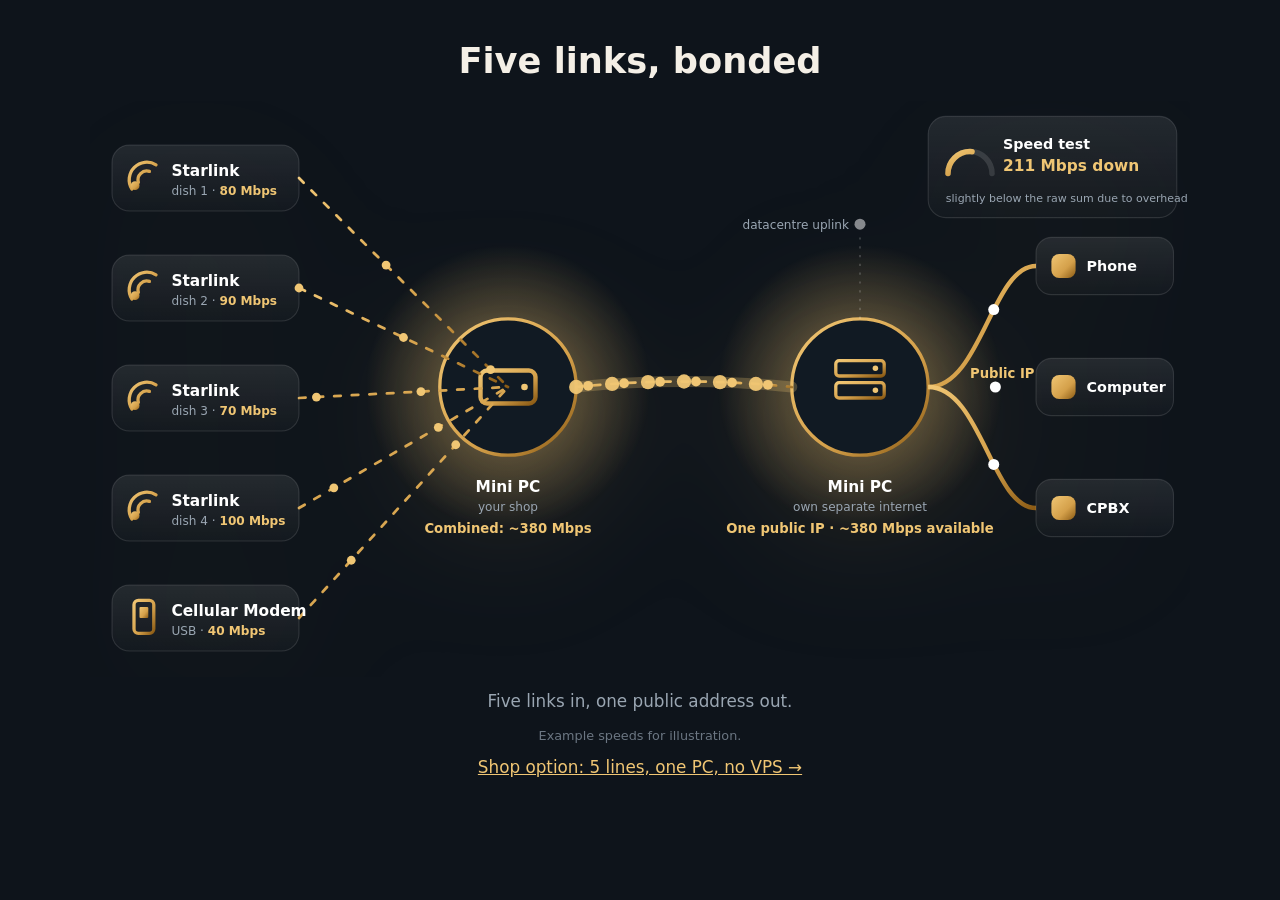
<file: bonding.html>
<!doctype html><html lang="en"><head><meta charset="utf-8"><meta name="viewport" content="width=device-width,initial-scale=1"><title>Link bonding — Neuereatec</title>
<style>html,body{margin:0;background:#0e141b;color:#f4efe6;font-family:"Segoe UI",system-ui,sans-serif}body:before{content:"";position:fixed;inset:-20%;z-index:-1;background:radial-gradient(40% 35% at 15% 10%,rgba(212,160,74,.22),transparent 70%),radial-gradient(35% 30% at 90% 20%,rgba(240,198,116,.14),transparent 70%)}
main{max-width:1100px;margin:auto;padding:40px 20px;text-align:center}h1{font-size:clamp(1.5rem,3vw,2.2rem);margin:0 0 20px}svg{width:100%;height:auto;filter:drop-shadow(0 30px 60px rgba(212,160,74,.2))}
.cap{color:#9aa6b2;font-size:1.05rem;margin-top:14px}.f{stroke-dasharray:6 10;animation:d 1.6s linear infinite}@keyframes d{to{stroke-dashoffset:-32}}.p{animation:p 3s ease-in-out infinite}@keyframes p{50%{transform:scale(1.06)}}
@media(prefers-reduced-motion:reduce){.f,.p{animation:none}.dots{display:none}}.wrap{overflow-x:auto;-webkit-overflow-scrolling:touch}@media(max-width:700px){.wrap svg{width:760px;max-width:none}main{padding:24px 12px}.wrap:after{content:"← swipe →";display:block;color:#6b7682;font-size:.75rem;width:100%}}</style></head><body><main><h1>Five links, bonded</h1><div class="wrap"><svg viewBox="0 0 1000 520" role="img" aria-label="Five internet links bonded by a mini PC automatically linked to a far-end mini PC, out as one public IP to phone, computer and CPBX" font-family="Segoe UI,system-ui,sans-serif">
<defs><linearGradient id="g" x1="0" y1="0" x2="1" y2="1"><stop stop-color="#f0c674"/><stop offset=".6" stop-color="#d4a04a"/><stop offset="1" stop-color="#8a5a14"/></linearGradient><radialGradient id="glow"><stop stop-color="#f0c674" stop-opacity=".5"/><stop offset="1" stop-color="#f0c674" stop-opacity="0"/></radialGradient><linearGradient id="card" x1="0" y1="0" x2="0" y2="1"><stop stop-color="#fff" stop-opacity=".09"/><stop offset="1" stop-color="#fff" stop-opacity=".02"/></linearGradient></defs>
<circle cx="380" cy="260" r="130" fill="url(#glow)"/><g class="p" style="transform-origin:380px 260px"><circle cx="380" cy="260" r="62" fill="#111a23" stroke="url(#g)" stroke-width="3"/><rect x="355" y="245" width="50" height="30" rx="6" fill="none" stroke="url(#g)" stroke-width="4"/><circle cx="395" cy="260" r="3" fill="#f0c674"/></g><text x="380" y="355" text-anchor="middle" fill="#fff" font-size="14" font-weight="700">Mini PC</text><text x="380" y="373" text-anchor="middle" fill="#9aa6b2" font-size="11">your shop</text><text x="380" y="393" text-anchor="middle" fill="#f0c674" font-size="12" font-weight="700">Combined: ~380 Mbps</text><circle cx="700" cy="260" r="130" fill="url(#glow)"/><g class="p" style="transform-origin:700px 260px"><circle cx="700" cy="260" r="62" fill="#111a23" stroke="url(#g)" stroke-width="3"/><rect x="678" y="236" width="44" height="14" rx="3" fill="none" stroke="url(#g)" stroke-width="3"/><rect x="678" y="256" width="44" height="14" rx="3" fill="none" stroke="url(#g)" stroke-width="3"/><circle cx="714" cy="243" r="2.5" fill="#f0c674"/><circle cx="714" cy="263" r="2.5" fill="#f0c674"/></g><text x="700" y="355" text-anchor="middle" fill="#fff" font-size="14" font-weight="700">Mini PC</text><text x="700" y="373" text-anchor="middle" fill="#9aa6b2" font-size="11">own separate internet</text><text x="700" y="393" text-anchor="middle" fill="#f0c674" font-size="12" font-weight="700">One public IP · ~380 Mbps available</text>
<g fill="none" stroke="url(#g)" stroke-width="2.5" stroke-linecap="round"><path id="l0" class="f" d="M190 70 L380 260"/><path id="l1" class="f" d="M190 170 L380 260"/><path id="l2" class="f" d="M190 270 L380 260"/><path id="l3" class="f" d="M190 370 L380 260"/><path id="l4" class="f" d="M190 470 L380 260"/><path class="f" d="M442 260 Q540 250 638 260"/></g><path d="M762 260 C810 260 820 150 860 150" stroke="url(#g)" stroke-width="4" fill="none"/><path d="M762 260 C810 260 820 260 860 260" stroke="url(#g)" stroke-width="4" fill="none"/><path d="M762 260 C810 260 820 370 860 370" stroke="url(#g)" stroke-width="4" fill="none"/>
<path d="M700 198 V120" stroke="#fff" stroke-opacity=".3" stroke-dasharray="2 6" fill="none"/><circle cx="700" cy="112" r="5" fill="#fff" fill-opacity=".5"/><text x="690" y="116" text-anchor="end" fill="#9aa6b2" font-size="11">datacentre uplink</text>

<text x="800" y="252" fill="#f0c674" font-size="12" font-weight="700">Public IP</text>
<g transform="translate(20 40)"><rect width="170" height="60" rx="16" fill="url(#card)" stroke="#fff" stroke-opacity=".12"/><path d="M18 40a16 16 0 0 1 22-22M24 34a8 8 0 0 1 10-10" stroke="url(#g)" stroke-width="3" fill="none" stroke-linecap="round"/><circle cx="21" cy="37" r="4" fill="url(#g)"/><text x="54" y="28" fill="#fff" font-size="14" font-weight="700">Starlink</text><text x="54" y="45" fill="#9aa6b2" font-size="11">dish 1 · <tspan fill="#f0c674" font-weight="700">80 Mbps</tspan></text></g><g transform="translate(20 140)"><rect width="170" height="60" rx="16" fill="url(#card)" stroke="#fff" stroke-opacity=".12"/><path d="M18 40a16 16 0 0 1 22-22M24 34a8 8 0 0 1 10-10" stroke="url(#g)" stroke-width="3" fill="none" stroke-linecap="round"/><circle cx="21" cy="37" r="4" fill="url(#g)"/><text x="54" y="28" fill="#fff" font-size="14" font-weight="700">Starlink</text><text x="54" y="45" fill="#9aa6b2" font-size="11">dish 2 · <tspan fill="#f0c674" font-weight="700">90 Mbps</tspan></text></g><g transform="translate(20 240)"><rect width="170" height="60" rx="16" fill="url(#card)" stroke="#fff" stroke-opacity=".12"/><path d="M18 40a16 16 0 0 1 22-22M24 34a8 8 0 0 1 10-10" stroke="url(#g)" stroke-width="3" fill="none" stroke-linecap="round"/><circle cx="21" cy="37" r="4" fill="url(#g)"/><text x="54" y="28" fill="#fff" font-size="14" font-weight="700">Starlink</text><text x="54" y="45" fill="#9aa6b2" font-size="11">dish 3 · <tspan fill="#f0c674" font-weight="700">70 Mbps</tspan></text></g><g transform="translate(20 340)"><rect width="170" height="60" rx="16" fill="url(#card)" stroke="#fff" stroke-opacity=".12"/><path d="M18 40a16 16 0 0 1 22-22M24 34a8 8 0 0 1 10-10" stroke="url(#g)" stroke-width="3" fill="none" stroke-linecap="round"/><circle cx="21" cy="37" r="4" fill="url(#g)"/><text x="54" y="28" fill="#fff" font-size="14" font-weight="700">Starlink</text><text x="54" y="45" fill="#9aa6b2" font-size="11">dish 4 · <tspan fill="#f0c674" font-weight="700">100 Mbps</tspan></text></g><g transform="translate(20 440)"><rect width="170" height="60" rx="16" fill="url(#card)" stroke="#fff" stroke-opacity=".12"/><rect x="20" y="14" width="18" height="30" rx="4" fill="none" stroke="url(#g)" stroke-width="3"/><rect x="25" y="20" width="8" height="10" rx="1" fill="url(#g)"/><text x="54" y="28" fill="#fff" font-size="14" font-weight="700">Cellular Modem</text><text x="54" y="45" fill="#9aa6b2" font-size="11">USB · <tspan fill="#f0c674" font-weight="700">40 Mbps</tspan></text></g><g transform="translate(860 124)"><rect width="125" height="52" rx="14" fill="url(#card)" stroke="#fff" stroke-opacity=".12"/><rect x="14" y="15" width="22" height="22" rx="7" fill="url(#g)"/><text x="46" y="31" fill="#fff" font-size="13" font-weight="700">Phone</text></g><g transform="translate(860 234)"><rect width="125" height="52" rx="14" fill="url(#card)" stroke="#fff" stroke-opacity=".12"/><rect x="14" y="15" width="22" height="22" rx="7" fill="url(#g)"/><text x="46" y="31" fill="#fff" font-size="13" font-weight="700">Computer</text></g><g transform="translate(860 344)"><rect width="125" height="52" rx="14" fill="url(#card)" stroke="#fff" stroke-opacity=".12"/><rect x="14" y="15" width="22" height="22" rx="7" fill="url(#g)"/><text x="46" y="31" fill="#fff" font-size="13" font-weight="700">CPBX</text></g><circle r="6.5" fill="#f0c674" opacity=".95"><animateMotion dur="1.5s" begin="-0.0s" repeatCount="indefinite" path="M442 260 Q540 250 638 260"/></circle><circle r="6.5" fill="#f0c674" opacity=".95"><animateMotion dur="1.5s" begin="-0.25s" repeatCount="indefinite" path="M442 260 Q540 250 638 260"/></circle><circle r="6.5" fill="#f0c674" opacity=".95"><animateMotion dur="1.5s" begin="-0.5s" repeatCount="indefinite" path="M442 260 Q540 250 638 260"/></circle><circle r="6.5" fill="#f0c674" opacity=".95"><animateMotion dur="1.5s" begin="-0.75s" repeatCount="indefinite" path="M442 260 Q540 250 638 260"/></circle><circle r="6.5" fill="#f0c674" opacity=".95"><animateMotion dur="1.5s" begin="-1.0s" repeatCount="indefinite" path="M442 260 Q540 250 638 260"/></circle><circle r="6.5" fill="#f0c674" opacity=".95"><animateMotion dur="1.5s" begin="-1.25s" repeatCount="indefinite" path="M442 260 Q540 250 638 260"/></circle><path d="M442 260 Q540 250 638 260" fill="none" stroke="#f0c674" stroke-opacity=".25" stroke-width="10" stroke-linecap="round"/><g transform="translate(762 14)"><rect width="226" height="92" rx="16" fill="url(#card)" stroke="#fff" stroke-opacity=".12"/>
<path d="M18 52a20 20 0 0 1 40 0" fill="none" stroke="#fff" stroke-opacity=".12" stroke-width="5" stroke-linecap="round"/><path id="gauge" d="M18 52a20 20 0 0 1 40 0" fill="none" stroke="url(#g)" stroke-width="5" stroke-linecap="round" pathLength="100" stroke-dasharray="0 100"/>
<text x="68" y="30" fill="#fff" font-size="13" font-weight="700">Speed test</text><text x="68" y="50" fill="#f0c674" font-size="14" font-weight="700"><tspan id="spd">~350–380</tspan> Mbps down</text>
<text x="16" y="78" fill="#9aa6b2" font-size="10">slightly below the raw sum due to overhead</text></g><g class="dots"><circle r="4" fill="#f0c674"><animateMotion dur="2.4s" begin="-0.0s" repeatCount="indefinite" path="M190 70 L380 260"/></circle><circle r="4" fill="#f0c674"><animateMotion dur="2.4s" begin="-1.2s" repeatCount="indefinite" path="M190 70 L380 260"/></circle><circle r="4" fill="#f0c674"><animateMotion dur="2.4s" begin="-0.2s" repeatCount="indefinite" path="M190 170 L380 260"/></circle><circle r="4" fill="#f0c674"><animateMotion dur="2.4s" begin="-1.4s" repeatCount="indefinite" path="M190 170 L380 260"/></circle><circle r="4" fill="#f0c674"><animateMotion dur="2.4s" begin="-0.4s" repeatCount="indefinite" path="M190 270 L380 260"/></circle><circle r="4" fill="#f0c674"><animateMotion dur="2.4s" begin="-1.6s" repeatCount="indefinite" path="M190 270 L380 260"/></circle><circle r="4" fill="#f0c674"><animateMotion dur="2.4s" begin="-0.6000000000000001s" repeatCount="indefinite" path="M190 370 L380 260"/></circle><circle r="4" fill="#f0c674"><animateMotion dur="2.4s" begin="-1.8s" repeatCount="indefinite" path="M190 370 L380 260"/></circle><circle r="4" fill="#f0c674"><animateMotion dur="2.4s" begin="-0.8s" repeatCount="indefinite" path="M190 470 L380 260"/></circle><circle r="4" fill="#f0c674"><animateMotion dur="2.4s" begin="-2.0s" repeatCount="indefinite" path="M190 470 L380 260"/></circle><circle r="4.5" fill="#f0c674"><animateMotion dur="1.8s" begin="-0.0s" repeatCount="indefinite" path="M442 260 Q540 250 638 260"/></circle><circle r="4.5" fill="#f0c674"><animateMotion dur="1.8s" begin="-0.6s" repeatCount="indefinite" path="M442 260 Q540 250 638 260"/></circle><circle r="4.5" fill="#f0c674"><animateMotion dur="1.8s" begin="-1.2s" repeatCount="indefinite" path="M442 260 Q540 250 638 260"/></circle><circle r="4.5" fill="#f0c674"><animateMotion dur="1.8s" begin="-0.3s" repeatCount="indefinite" path="M442 260 Q540 250 638 260"/></circle><circle r="4.5" fill="#f0c674"><animateMotion dur="1.8s" begin="-0.8999999999999999s" repeatCount="indefinite" path="M442 260 Q540 250 638 260"/></circle><circle r="4.5" fill="#f0c674"><animateMotion dur="1.8s" begin="-1.5s" repeatCount="indefinite" path="M442 260 Q540 250 638 260"/></circle><circle r="5" fill="#fff"><animateMotion dur="1.6s" repeatCount="indefinite" path="M762 260 C810 260 820 150 860 150"/></circle><circle r="5" fill="#fff"><animateMotion dur="1.6s" repeatCount="indefinite" path="M762 260 C810 260 820 260 860 260"/></circle><circle r="5" fill="#fff"><animateMotion dur="1.6s" repeatCount="indefinite" path="M762 260 C810 260 820 370 860 370"/></circle></g></svg></div><p class="cap">Five links in, one public address out.</p><p style="color:#6b7682;font-size:.8rem;margin:4px 0 0">Example speeds for illustration.</p><p class="cap" style="text-align:center"><a href="bonding-shop.html" style="color:#f0c674">Shop option: 5 lines, one PC, no VPS →</a></p></main>
<script>if(matchMedia('(prefers-reduced-motion: reduce)').matches)document.querySelector('svg').pauseAnimations()</script><script>(function(){var g=document.getElementById('gauge'),t=document.getElementById('spd');if(matchMedia('(prefers-reduced-motion: reduce)').matches){g.setAttribute('stroke-dasharray','92 100');return}var s=performance.now();function f(n){var p=((n-s)%6000)/4000;if(p>1){t.textContent='~350–380';g.setAttribute('stroke-dasharray','92 100')}else{var e=1-Math.pow(1-p,3);t.textContent=Math.round(365*e);g.setAttribute('stroke-dasharray',(92*e)+' 100')}requestAnimationFrame(f)}requestAnimationFrame(f)})()</script></body></html>
</file>
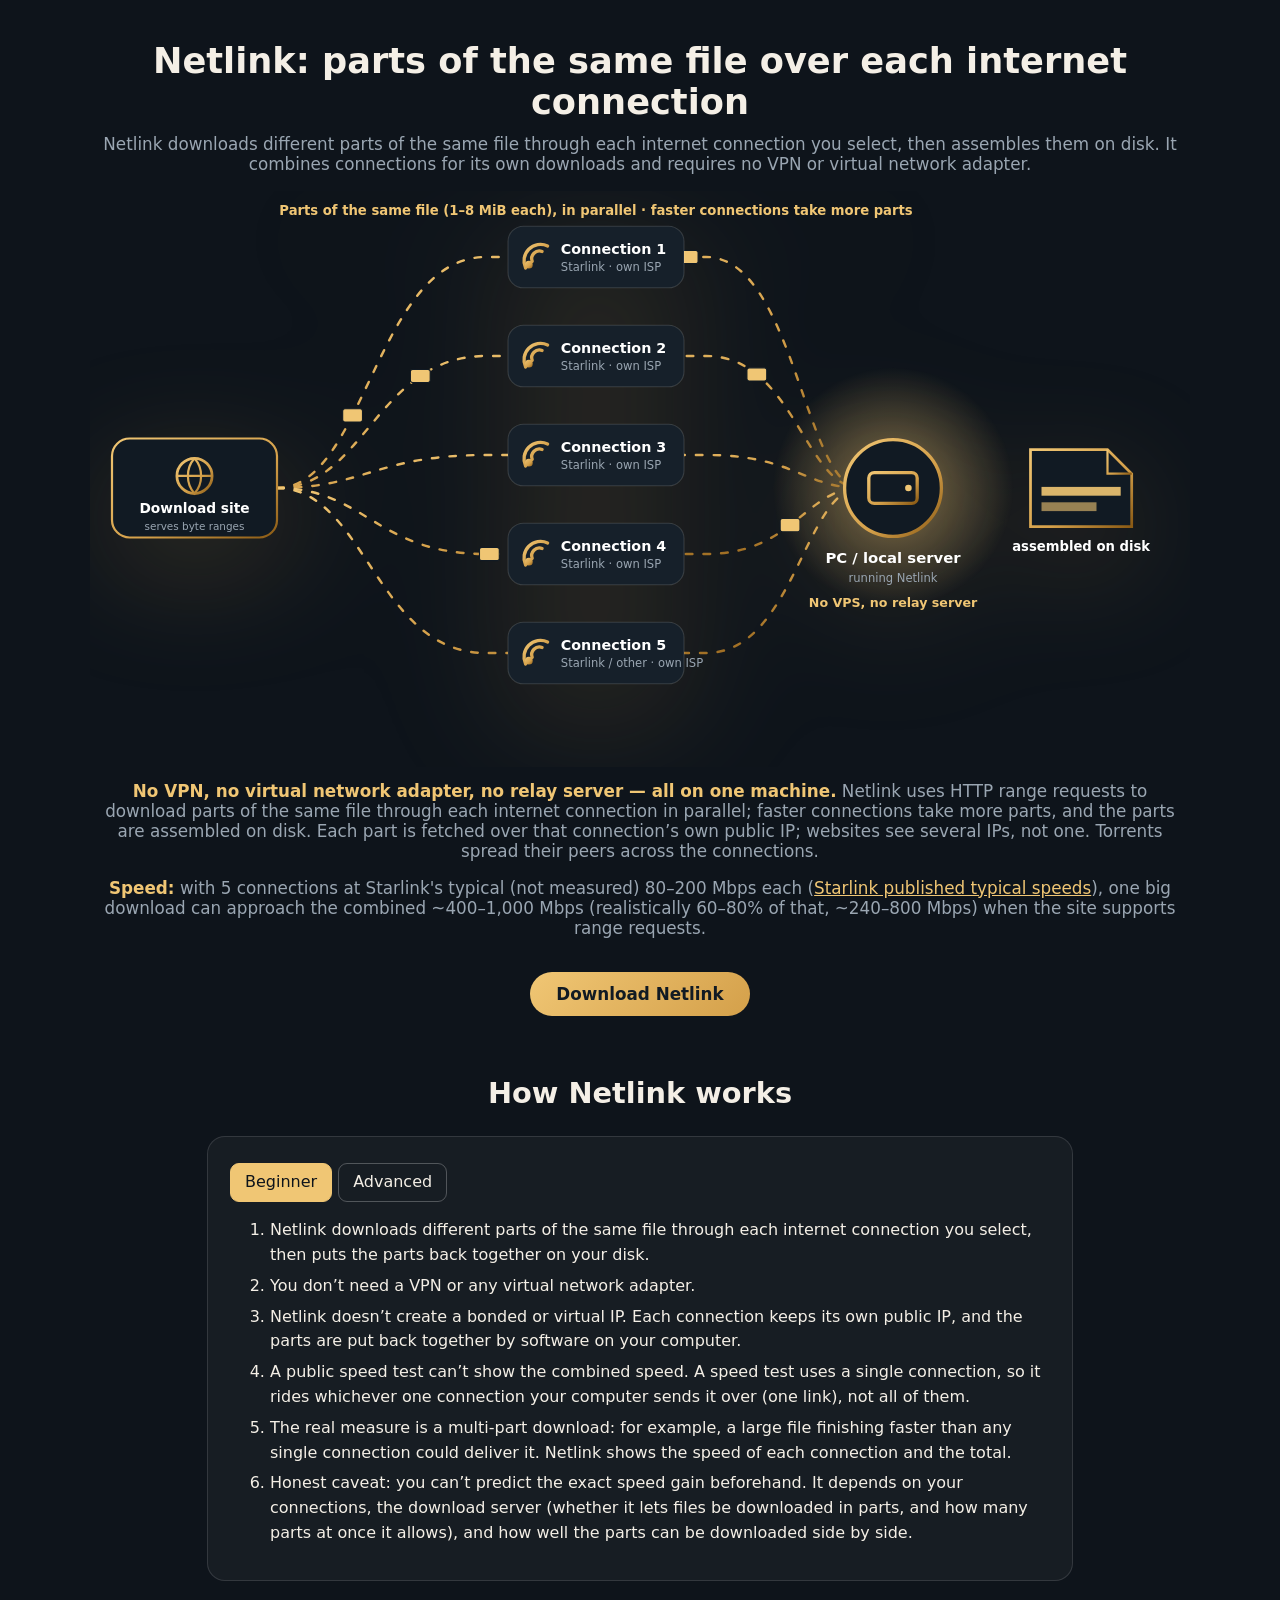
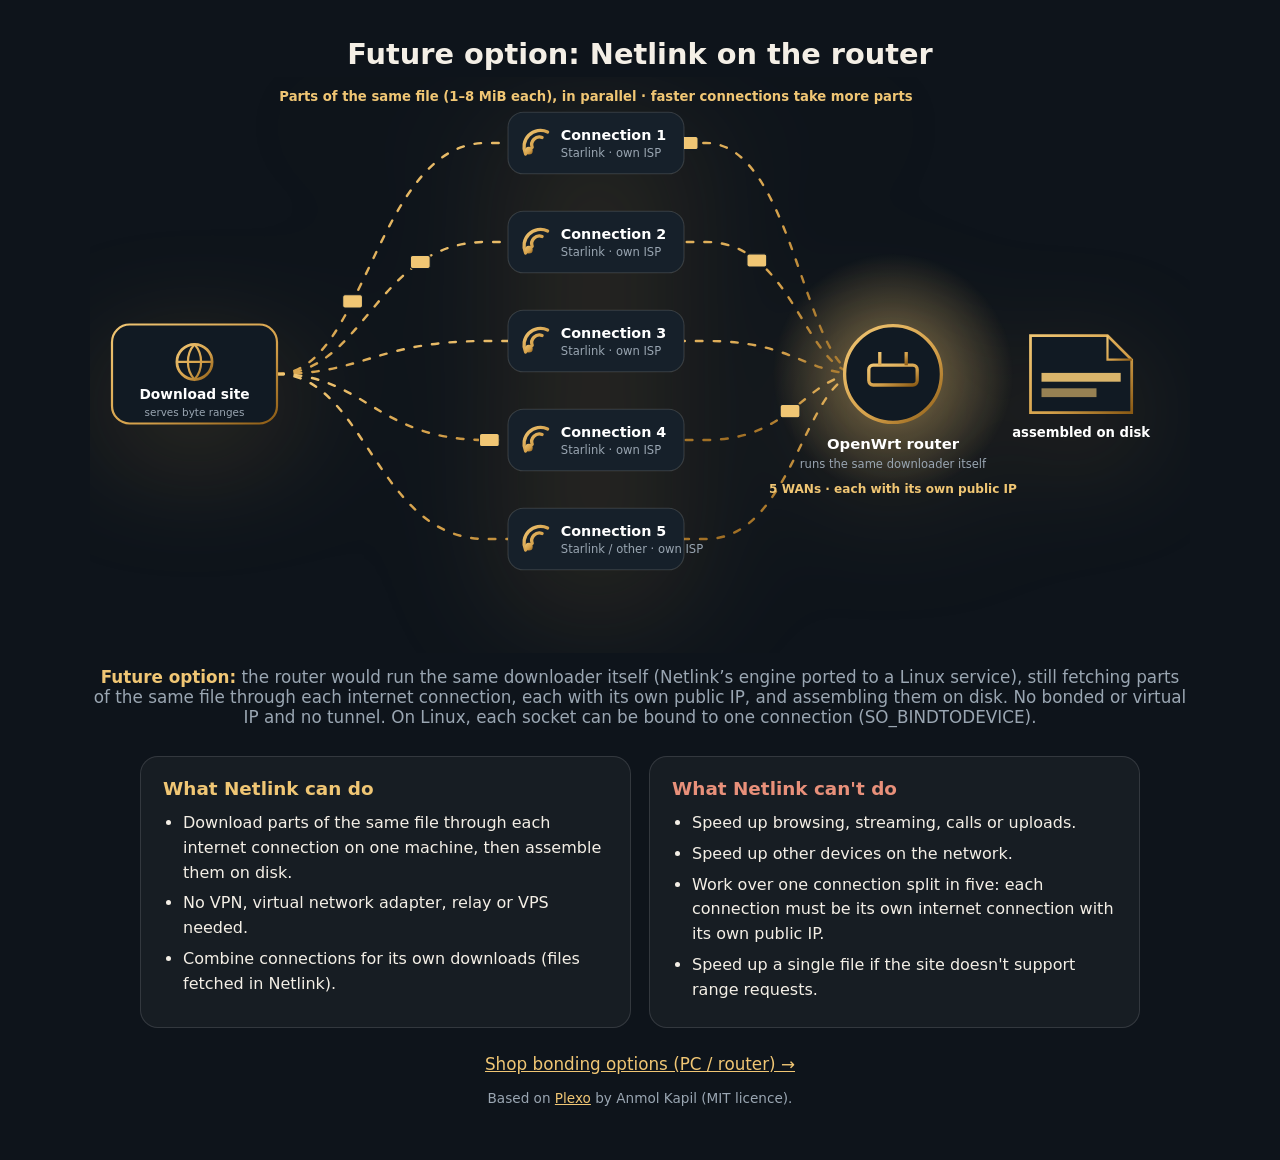
<file: netlink.html>
<!doctype html><html lang="en"><head><meta charset="utf-8"><meta name="viewport" content="width=device-width,initial-scale=1"><title>Netlink: parts of the same file over each internet connection — Neuereatec</title>
<style>html,body{margin:0;background:#0e141b;color:#f4efe6;font-family:"Segoe UI",system-ui,sans-serif}body:before{content:"";position:fixed;inset:-20%;z-index:-1;background:radial-gradient(40% 35% at 15% 10%,rgba(212,160,74,.22),transparent 70%),radial-gradient(35% 30% at 90% 20%,rgba(240,198,116,.14),transparent 70%)}
main{max-width:1100px;margin:auto;padding:40px 20px;text-align:center}h1{font-size:clamp(1.5rem,3vw,2.2rem);margin:0 0 20px}svg{width:100%;height:auto;filter:drop-shadow(0 30px 60px rgba(212,160,74,.2))}
.cap{color:#9aa6b2;font-size:1.05rem;margin-top:14px}.f{stroke-dasharray:6 10;animation:d 1.6s linear infinite}@keyframes d{to{stroke-dashoffset:-32}}.p{animation:p 3s ease-in-out infinite}@keyframes p{50%{transform:scale(1.06)}}
@media(prefers-reduced-motion:reduce){.f,.p{animation:none}.dots{display:none}}.wrap{overflow-x:auto;-webkit-overflow-scrolling:touch}@media(max-width:700px){.wrap svg{width:760px;max-width:none}main{padding:24px 12px}.wrap:after{content:"← swipe →";display:block;color:#6b7682;font-size:.75rem;width:100%}}</style><style>.box{max-width:820px;margin:26px auto;text-align:left;background:rgba(255,255,255,.04);border:1px solid rgba(255,255,255,.12);border-radius:18px;padding:18px 22px;line-height:1.55}.box h2{margin:0 0 8px;color:#f0c674;font-size:1.15rem}.box ul{margin:0;padding-left:20px}.box li{margin:6px 0}.ct{border-color:rgba(240,198,116,.45)}a{color:#f0c674}.btn{display:inline-block;margin-top:8px;padding:8px 16px;border:1px solid #f0c674;border-radius:999px;text-decoration:none}</style><style>.pairs{display:flex;gap:18px;margin-top:10px}.pair{flex:1;min-width:0}.pair h3{color:#f0c674;font-size:1.05rem;margin:0 0 8px}.pair svg{filter:drop-shadow(0 20px 40px rgba(212,160,74,.18))}@media(max-width:800px){.pairs{flex-direction:column}}h2.sec{font-size:clamp(1.3rem,2.6vw,1.8rem);margin:56px 0 6px}</style><style>.dl{display:inline-block;margin:18px 0 4px;padding:12px 26px;border-radius:999px;background:linear-gradient(135deg,#f0c674,#d4a04a);color:#111a23;font-weight:800;text-decoration:none;font-size:1.05rem}.two{display:flex;gap:18px;max-width:1000px;margin:auto}.two .box{flex:1;margin:12px 0}@media(max-width:800px){.two{flex-direction:column}}.box.no h2{color:#e8907a}</style></head><body><main>
<h1>Netlink: parts of the same file over each internet connection</h1>
<p class="cap" style="margin-top:-8px">Netlink downloads different parts of the same file through each internet connection you select, then assembles them on disk. It combines connections for its own downloads and requires no VPN or virtual network adapter.</p>
<div class="wrap"><svg viewBox="0 0 1000 520" role="img" font-family="Segoe UI,system-ui,sans-serif"><defs><linearGradient id="gh" x1="0" y1="0" x2="1" y2="1"><stop stop-color="#f0c674"/><stop offset=".6" stop-color="#d4a04a"/><stop offset="1" stop-color="#8a5a14"/></linearGradient><radialGradient id="glh"><stop stop-color="#f0c674" stop-opacity=".5"/><stop offset="1" stop-color="#f0c674" stop-opacity="0"/></radialGradient><linearGradient id="cardh" x1="0" y1="0" x2="0" y2="1"><stop stop-color="#fff" stop-opacity=".09"/><stop offset="1" stop-color="#fff" stop-opacity=".02"/></linearGradient></defs>
<g fill="none" stroke="url(#gh)" stroke-width="2.2" stroke-linecap="round"><path id="hp0" class="f" d="M170 270 C250 270 260 60 360 60 L560 60 C640 60 650 270 700 270"/><path id="hp1" class="f" d="M170 270 C250 270 260 150 360 150 L560 150 C640 150 650 270 700 270"/><path id="hp2" class="f" d="M170 270 C250 270 260 240 360 240 L560 240 C640 240 650 270 700 270"/><path id="hp3" class="f" d="M170 270 C250 270 260 330 360 330 L560 330 C640 330 650 270 700 270"/><path id="hp4" class="f" d="M170 270 C250 270 260 420 360 420 L560 420 C640 420 650 270 700 270"/><path class="f" d="M762 270 L850 270" stroke-width="5"/></g><g class="dots"><rect x="-9" y="-6" width="18" height="12" rx="2" fill="#f0c674" stroke="#111a23"><animateMotion dur="2.2s" begin="0s" repeatCount="indefinite"><mpath href="#hp0"/></animateMotion></rect><rect x="-9" y="-6" width="18" height="12" rx="2" fill="#f0c674" stroke="#111a23"><animateMotion dur="2.2s" begin="-1.1s" repeatCount="indefinite"><mpath href="#hp0"/></animateMotion></rect><rect x="-9" y="-6" width="18" height="12" rx="2" fill="#f0c674" stroke="#111a23"><animateMotion dur="1.8s" begin="0s" repeatCount="indefinite"><mpath href="#hp1"/></animateMotion></rect><rect x="-9" y="-6" width="18" height="12" rx="2" fill="#f0c674" stroke="#111a23"><animateMotion dur="1.8s" begin="-0.9s" repeatCount="indefinite"><mpath href="#hp1"/></animateMotion></rect><rect x="-9" y="-6" width="18" height="12" rx="2" fill="#f0c674" stroke="#111a23"><animateMotion dur="2.6s" begin="0s" repeatCount="indefinite"><mpath href="#hp2"/></animateMotion></rect><rect x="-9" y="-6" width="18" height="12" rx="2" fill="#f0c674" stroke="#111a23"><animateMotion dur="1.6s" begin="0s" repeatCount="indefinite"><mpath href="#hp3"/></animateMotion></rect><rect x="-9" y="-6" width="18" height="12" rx="2" fill="#f0c674" stroke="#111a23"><animateMotion dur="1.6s" begin="-0.8s" repeatCount="indefinite"><mpath href="#hp3"/></animateMotion></rect><rect x="-9" y="-6" width="18" height="12" rx="2" fill="#f0c674" stroke="#111a23"><animateMotion dur="3.0s" begin="0s" repeatCount="indefinite"><mpath href="#hp4"/></animateMotion></rect></g>
<g transform="translate(20 225)"><rect width="150" height="90" rx="16" fill="#111a23" stroke="url(#gh)" stroke-width="2"/><circle cx="75" cy="34" r="16" fill="none" stroke="url(#gh)" stroke-width="2.5"/><path d="M59 34h32M75 18c-8 9-8 23 0 32c8-9 8-23 0-32" stroke="url(#gh)" stroke-width="2" fill="none"/><text x="75" y="68" text-anchor="middle" fill="#fff" font-size="12.5" font-weight="700">Download site</text><text x="75" y="83" text-anchor="middle" fill="#9aa6b2" font-size="9.5">serves byte ranges</text></g>
<g transform="translate(380 32)"><rect width="160" height="56" rx="14" fill="url(#cardh)" stroke="#fff" stroke-opacity=".14" style="fill:#16202a"/><path d="M16 38a15 15 0 0 1 20-20M22 32a7 7 0 0 1 9-9" stroke="url(#gh)" stroke-width="3" fill="none" stroke-linecap="round"/><circle cx="19" cy="35" r="3.5" fill="url(#gh)"/><text x="48" y="25" fill="#fff" font-size="13" font-weight="700">Connection 1</text><text x="48" y="41" fill="#9aa6b2" font-size="10.5">Starlink · own ISP</text></g><g transform="translate(380 122)"><rect width="160" height="56" rx="14" fill="url(#cardh)" stroke="#fff" stroke-opacity=".14" style="fill:#16202a"/><path d="M16 38a15 15 0 0 1 20-20M22 32a7 7 0 0 1 9-9" stroke="url(#gh)" stroke-width="3" fill="none" stroke-linecap="round"/><circle cx="19" cy="35" r="3.5" fill="url(#gh)"/><text x="48" y="25" fill="#fff" font-size="13" font-weight="700">Connection 2</text><text x="48" y="41" fill="#9aa6b2" font-size="10.5">Starlink · own ISP</text></g><g transform="translate(380 212)"><rect width="160" height="56" rx="14" fill="url(#cardh)" stroke="#fff" stroke-opacity=".14" style="fill:#16202a"/><path d="M16 38a15 15 0 0 1 20-20M22 32a7 7 0 0 1 9-9" stroke="url(#gh)" stroke-width="3" fill="none" stroke-linecap="round"/><circle cx="19" cy="35" r="3.5" fill="url(#gh)"/><text x="48" y="25" fill="#fff" font-size="13" font-weight="700">Connection 3</text><text x="48" y="41" fill="#9aa6b2" font-size="10.5">Starlink · own ISP</text></g><g transform="translate(380 302)"><rect width="160" height="56" rx="14" fill="url(#cardh)" stroke="#fff" stroke-opacity=".14" style="fill:#16202a"/><path d="M16 38a15 15 0 0 1 20-20M22 32a7 7 0 0 1 9-9" stroke="url(#gh)" stroke-width="3" fill="none" stroke-linecap="round"/><circle cx="19" cy="35" r="3.5" fill="url(#gh)"/><text x="48" y="25" fill="#fff" font-size="13" font-weight="700">Connection 4</text><text x="48" y="41" fill="#9aa6b2" font-size="10.5">Starlink · own ISP</text></g><g transform="translate(380 392)"><rect width="160" height="56" rx="14" fill="url(#cardh)" stroke="#fff" stroke-opacity=".14" style="fill:#16202a"/><path d="M16 38a15 15 0 0 1 20-20M22 32a7 7 0 0 1 9-9" stroke="url(#gh)" stroke-width="3" fill="none" stroke-linecap="round"/><circle cx="19" cy="35" r="3.5" fill="url(#gh)"/><text x="48" y="25" fill="#fff" font-size="13" font-weight="700">Connection 5</text><text x="48" y="41" fill="#9aa6b2" font-size="10.5">Starlink / other · own ISP</text></g>
<circle cx="730" cy="270" r="110" fill="url(#glh)"/><g class="p" style="transform-origin:730px 270px"><circle cx="730" cy="270" r="44" fill="#111a23" stroke="url(#gh)" stroke-width="3"/><rect x="708" y="256" width="44" height="28" rx="5" fill="none" stroke="url(#gh)" stroke-width="3"/><circle cx="744" cy="270" r="3" fill="#f0c674"/></g><text x="730" y="338" text-anchor="middle" fill="#fff" font-size="13.5" font-weight="700">PC / local server</text><text x="730" y="355" text-anchor="middle" fill="#9aa6b2" font-size="10.5">running Netlink</text>
<g transform="translate(855 235)"><path d="M0 0h70l22 22v48H0z" fill="#111a23" stroke="url(#gh)" stroke-width="2.5"/><path d="M70 0v22h22" fill="none" stroke="url(#gh)" stroke-width="2"/><rect x="10" y="34" width="72" height="8" fill="#f0c674" opacity=".9"/><rect x="10" y="48" width="50" height="8" fill="#f0c674" opacity=".6"/><text x="46" y="92" text-anchor="middle" fill="#fff" font-size="12" font-weight="700">assembled on disk</text></g>
<text x="460" y="22" text-anchor="middle" fill="#f0c674" font-size="12" font-weight="700">Parts of the same file (1–8 MiB each), in parallel · faster connections take more parts</text><text x="730" y="378" text-anchor="middle" fill="#f0c674" font-size="11.5" font-weight="700">No VPS, no relay server</text></svg></div>
<p class="cap"><b style="color:#f0c674">No VPN, no virtual network adapter, no relay server — all on one machine.</b> Netlink uses HTTP range requests to download parts of the same file through each internet connection in parallel; faster connections take more parts, and the parts are assembled on disk. Each part is fetched over that connection’s own public IP; websites see several IPs, not one. Torrents spread their peers across the connections.</p>
<p class="cap"><b style="color:#f0c674">Speed:</b> with 5 connections at Starlink's typical (not measured) 80–200 Mbps each (<a href="https://www.starlink.com/support/article/886607c4-df3e-cdbd-4b3b-f998eda7ad98">Starlink published typical speeds</a>), one big download can approach the combined ~400–1,000 Mbps (realistically 60–80% of that, ~240–800 Mbps) when the site supports range requests.</p>
<a class="dl" href="https://bbscalton.github.io/netlink/">Download Netlink</a>
<style>.hnw-tabs{display:none;gap:6px;margin:8px 0 12px}.hnw-js .hnw-tabs{display:flex}.hnw-tabs button{background:transparent;color:inherit;border:1px solid rgba(255,255,255,.25);border-radius:9px;padding:6px 14px;font:inherit;cursor:pointer}.hnw-tabs button[aria-selected=true]{background:#f0c674;color:#0e141b;border-color:#f0c674}.hnw-js .hnw-panel[hidden]{display:none}.hnw-panel h3{margin:.6em 0 .2em}.hnw-js .hnw-panel h3{display:none}</style><h2 class="sec" id="how-netlink-works">How Netlink works</h2><div id="how-netlink-works-tabs"><div class="box"><div class="hnw-tabs" role="tablist"><button type="button" role="tab">Beginner</button><button type="button" role="tab">Advanced</button></div><div class="hnw-panel" role="tabpanel"><h3>Beginner</h3><ol><li>Netlink downloads different parts of the same file through each internet connection you select, then puts the parts back together on your disk.</li><li>You don’t need a VPN or any virtual network adapter.</li><li>Netlink doesn’t create a bonded or virtual IP. Each connection keeps its own public IP, and the parts are put back together by software on your computer.</li><li>A public speed test can’t show the combined speed. A speed test uses a single connection, so it rides whichever one connection your computer sends it over (one link), not all of them.</li><li>The real measure is a multi-part download: for example, a large file finishing faster than any single connection could deliver it. Netlink shows the speed of each connection and the total.</li><li>Honest caveat: you can’t predict the exact speed gain beforehand. It depends on your connections, the download server (whether it lets files be downloaded in parts, and how many parts at once it allows), and how well the parts can be downloaded side by side.</li></ol></div><div class="hnw-panel" role="tabpanel"><h3>Advanced</h3><ol><li>Netlink splits one file into byte ranges and fetches them with HTTP Range requests (RFC 9110 §14), spread across the internet connections you select.</li><li>Each TCP connection is pinned to one interface: on Linux with SO_BINDTODEVICE, on Windows and macOS by binding the socket’s source address (Node’s localAddress). The OS’s interface selection then sends it out that connection, so it uses that connection’s own public IP. No VPN, TUN device or virtual adapter is involved.</li><li>No bonded IP or virtual IP is created. Parts are fetched in parallel from a shared queue and written at their own offsets into one staging file (positional writes), which is renamed to the final file when complete. All reassembly is done in software on that machine.</li><li>A public speed test is one TCP flow (or a few on one route), so it rides one connection, not all of them. A test server receiving Netlink’s parallel requests would instead see distinct source IPs, one per connection.</li><li>The real measure is multi-part download throughput: a large file finishing faster than any single connection could deliver it. Netlink shows per-connection and total speed.</li><li>The gain can’t be predicted exactly. It depends on per-link capacity, whether the server supports range requests and its per-client connection limits, latency, and disk speed.</li></ol></div></div></div><script>(function(){var r=document.getElementById("how-netlink-works-tabs");if(!r)return;r.classList.add("hnw-js");var b=r.querySelectorAll(".hnw-tabs button"),p=r.querySelectorAll(".hnw-panel");function s(i){for(var k=0;k<b.length;k++){b[k].setAttribute("aria-selected",k==i?"true":"false");p[k].hidden=k!=i}}for(var k=0;k<b.length;k++)(function(i){b[i].onclick=function(){s(i)}})(k);s(0)})();</script>
<h2 class="sec">Future option: Netlink on the router</h2>
<div class="wrap"><svg viewBox="0 0 1000 520" role="img" font-family="Segoe UI,system-ui,sans-serif"><defs><linearGradient id="gr" x1="0" y1="0" x2="1" y2="1"><stop stop-color="#f0c674"/><stop offset=".6" stop-color="#d4a04a"/><stop offset="1" stop-color="#8a5a14"/></linearGradient><radialGradient id="glr"><stop stop-color="#f0c674" stop-opacity=".5"/><stop offset="1" stop-color="#f0c674" stop-opacity="0"/></radialGradient><linearGradient id="cardr" x1="0" y1="0" x2="0" y2="1"><stop stop-color="#fff" stop-opacity=".09"/><stop offset="1" stop-color="#fff" stop-opacity=".02"/></linearGradient></defs>
<g fill="none" stroke="url(#gr)" stroke-width="2.2" stroke-linecap="round"><path id="rp0" class="f" d="M170 270 C250 270 260 60 360 60 L560 60 C640 60 650 270 700 270"/><path id="rp1" class="f" d="M170 270 C250 270 260 150 360 150 L560 150 C640 150 650 270 700 270"/><path id="rp2" class="f" d="M170 270 C250 270 260 240 360 240 L560 240 C640 240 650 270 700 270"/><path id="rp3" class="f" d="M170 270 C250 270 260 330 360 330 L560 330 C640 330 650 270 700 270"/><path id="rp4" class="f" d="M170 270 C250 270 260 420 360 420 L560 420 C640 420 650 270 700 270"/><path class="f" d="M762 270 L850 270" stroke-width="5"/></g><g class="dots"><rect x="-9" y="-6" width="18" height="12" rx="2" fill="#f0c674" stroke="#111a23"><animateMotion dur="2.2s" begin="0s" repeatCount="indefinite"><mpath href="#rp0"/></animateMotion></rect><rect x="-9" y="-6" width="18" height="12" rx="2" fill="#f0c674" stroke="#111a23"><animateMotion dur="2.2s" begin="-1.1s" repeatCount="indefinite"><mpath href="#rp0"/></animateMotion></rect><rect x="-9" y="-6" width="18" height="12" rx="2" fill="#f0c674" stroke="#111a23"><animateMotion dur="1.8s" begin="0s" repeatCount="indefinite"><mpath href="#rp1"/></animateMotion></rect><rect x="-9" y="-6" width="18" height="12" rx="2" fill="#f0c674" stroke="#111a23"><animateMotion dur="1.8s" begin="-0.9s" repeatCount="indefinite"><mpath href="#rp1"/></animateMotion></rect><rect x="-9" y="-6" width="18" height="12" rx="2" fill="#f0c674" stroke="#111a23"><animateMotion dur="2.6s" begin="0s" repeatCount="indefinite"><mpath href="#rp2"/></animateMotion></rect><rect x="-9" y="-6" width="18" height="12" rx="2" fill="#f0c674" stroke="#111a23"><animateMotion dur="1.6s" begin="0s" repeatCount="indefinite"><mpath href="#rp3"/></animateMotion></rect><rect x="-9" y="-6" width="18" height="12" rx="2" fill="#f0c674" stroke="#111a23"><animateMotion dur="1.6s" begin="-0.8s" repeatCount="indefinite"><mpath href="#rp3"/></animateMotion></rect><rect x="-9" y="-6" width="18" height="12" rx="2" fill="#f0c674" stroke="#111a23"><animateMotion dur="3.0s" begin="0s" repeatCount="indefinite"><mpath href="#rp4"/></animateMotion></rect></g>
<g transform="translate(20 225)"><rect width="150" height="90" rx="16" fill="#111a23" stroke="url(#gr)" stroke-width="2"/><circle cx="75" cy="34" r="16" fill="none" stroke="url(#gr)" stroke-width="2.5"/><path d="M59 34h32M75 18c-8 9-8 23 0 32c8-9 8-23 0-32" stroke="url(#gr)" stroke-width="2" fill="none"/><text x="75" y="68" text-anchor="middle" fill="#fff" font-size="12.5" font-weight="700">Download site</text><text x="75" y="83" text-anchor="middle" fill="#9aa6b2" font-size="9.5">serves byte ranges</text></g>
<g transform="translate(380 32)"><rect width="160" height="56" rx="14" fill="url(#cardr)" stroke="#fff" stroke-opacity=".14" style="fill:#16202a"/><path d="M16 38a15 15 0 0 1 20-20M22 32a7 7 0 0 1 9-9" stroke="url(#gr)" stroke-width="3" fill="none" stroke-linecap="round"/><circle cx="19" cy="35" r="3.5" fill="url(#gr)"/><text x="48" y="25" fill="#fff" font-size="13" font-weight="700">Connection 1</text><text x="48" y="41" fill="#9aa6b2" font-size="10.5">Starlink · own ISP</text></g><g transform="translate(380 122)"><rect width="160" height="56" rx="14" fill="url(#cardr)" stroke="#fff" stroke-opacity=".14" style="fill:#16202a"/><path d="M16 38a15 15 0 0 1 20-20M22 32a7 7 0 0 1 9-9" stroke="url(#gr)" stroke-width="3" fill="none" stroke-linecap="round"/><circle cx="19" cy="35" r="3.5" fill="url(#gr)"/><text x="48" y="25" fill="#fff" font-size="13" font-weight="700">Connection 2</text><text x="48" y="41" fill="#9aa6b2" font-size="10.5">Starlink · own ISP</text></g><g transform="translate(380 212)"><rect width="160" height="56" rx="14" fill="url(#cardr)" stroke="#fff" stroke-opacity=".14" style="fill:#16202a"/><path d="M16 38a15 15 0 0 1 20-20M22 32a7 7 0 0 1 9-9" stroke="url(#gr)" stroke-width="3" fill="none" stroke-linecap="round"/><circle cx="19" cy="35" r="3.5" fill="url(#gr)"/><text x="48" y="25" fill="#fff" font-size="13" font-weight="700">Connection 3</text><text x="48" y="41" fill="#9aa6b2" font-size="10.5">Starlink · own ISP</text></g><g transform="translate(380 302)"><rect width="160" height="56" rx="14" fill="url(#cardr)" stroke="#fff" stroke-opacity=".14" style="fill:#16202a"/><path d="M16 38a15 15 0 0 1 20-20M22 32a7 7 0 0 1 9-9" stroke="url(#gr)" stroke-width="3" fill="none" stroke-linecap="round"/><circle cx="19" cy="35" r="3.5" fill="url(#gr)"/><text x="48" y="25" fill="#fff" font-size="13" font-weight="700">Connection 4</text><text x="48" y="41" fill="#9aa6b2" font-size="10.5">Starlink · own ISP</text></g><g transform="translate(380 392)"><rect width="160" height="56" rx="14" fill="url(#cardr)" stroke="#fff" stroke-opacity=".14" style="fill:#16202a"/><path d="M16 38a15 15 0 0 1 20-20M22 32a7 7 0 0 1 9-9" stroke="url(#gr)" stroke-width="3" fill="none" stroke-linecap="round"/><circle cx="19" cy="35" r="3.5" fill="url(#gr)"/><text x="48" y="25" fill="#fff" font-size="13" font-weight="700">Connection 5</text><text x="48" y="41" fill="#9aa6b2" font-size="10.5">Starlink / other · own ISP</text></g>
<circle cx="730" cy="270" r="110" fill="url(#glr)"/><g class="p" style="transform-origin:730px 270px"><circle cx="730" cy="270" r="44" fill="#111a23" stroke="url(#gr)" stroke-width="3"/><rect x="708" y="262" width="44" height="18" rx="4" fill="none" stroke="url(#gr)" stroke-width="3"/><path d="M718 262v-12M742 262v-12" stroke="url(#gr)" stroke-width="3"/></g><text x="730" y="338" text-anchor="middle" fill="#fff" font-size="13.5" font-weight="700">OpenWrt router</text><text x="730" y="355" text-anchor="middle" fill="#9aa6b2" font-size="10.5">runs the same downloader itself</text>
<g transform="translate(855 235)"><path d="M0 0h70l22 22v48H0z" fill="#111a23" stroke="url(#gr)" stroke-width="2.5"/><path d="M70 0v22h22" fill="none" stroke="url(#gr)" stroke-width="2"/><rect x="10" y="34" width="72" height="8" fill="#f0c674" opacity=".9"/><rect x="10" y="48" width="50" height="8" fill="#f0c674" opacity=".6"/><text x="46" y="92" text-anchor="middle" fill="#fff" font-size="12" font-weight="700">assembled on disk</text></g>
<text x="460" y="22" text-anchor="middle" fill="#f0c674" font-size="12" font-weight="700">Parts of the same file (1–8 MiB each), in parallel · faster connections take more parts</text><text x="730" y="378" text-anchor="middle" fill="#f0c674" font-size="11" font-weight="700">5 WANs · each with its own public IP</text></svg></div>
<p class="cap"><b style="color:#f0c674">Future option:</b> the router would run the same downloader itself (Netlink’s engine ported to a Linux service), still fetching parts of the same file through each internet connection, each with its own public IP, and assembling them on disk. No bonded or virtual IP and no tunnel. On Linux, each socket can be bound to one connection (SO_BINDTODEVICE).</p>
<div class="two"><div class="box"><h2>What Netlink can do</h2><ul><li>Download parts of the same file through each internet connection on one machine, then assemble them on disk.</li><li>No VPN, virtual network adapter, relay or VPS needed.</li><li>Combine connections for its own downloads (files fetched in Netlink).</li></ul></div>
<div class="box no"><h2>What Netlink can't do</h2><ul><li>Speed up browsing, streaming, calls or uploads.</li><li>Speed up other devices on the network.</li><li>Work over one connection split in five: each connection must be its own internet connection with its own public IP.</li><li>Speed up a single file if the site doesn't support range requests.</li></ul></div></div>
<p class="cap"><a href="bonding-shop.html">Shop bonding options (PC / router) →</a></p>
<p class="cap" style="font-size:.85rem">Based on <a href="https://github.com/anmolkapil/plexo">Plexo</a> by Anmol Kapil (MIT licence).</p>
</main><script>if(matchMedia('(prefers-reduced-motion: reduce)').matches)document.querySelectorAll('svg').forEach(function(s){s.pauseAnimations()})</script></body></html>
</file>
<file: style.css>
:root{--bg:#0e141b;--bg2:#111a23;--line:rgba(244,239,230,.12);--txt:#f4efe6;--mut:#9aa6b2;--a1:#d4a04a;--a2:#f0c674;--a3:#57c28a;--grad:linear-gradient(135deg,#f0c674,#d4a04a 55%,#8a5a14);--glass:rgba(22,32,43,.7);--card:#16202b}
*{box-sizing:border-box}html{scroll-behavior:smooth}
body{margin:0;font-family:"Instrument Sans","Segoe UI Variable","Segoe UI",system-ui,-apple-system,Roboto,sans-serif;background:var(--bg);color:var(--txt);line-height:1.65;-webkit-font-smoothing:antialiased;overflow-x:hidden}
body:before{content:"";position:fixed;inset:-20%;z-index:-1;background:radial-gradient(40% 35% at 15% 10%,rgba(212,160,74,.22),transparent 70%),radial-gradient(35% 30% at 90% 20%,rgba(240,198,116,.14),transparent 70%),radial-gradient(40% 40% at 60% 100%,rgba(87,194,138,.08),transparent 70%)}
a{color:var(--a2);text-decoration:none}
.c{max-width:1180px;margin:auto;padding:0 24px}
header{position:sticky;top:0;z-index:50;backdrop-filter:blur(14px);background:rgba(14,20,27,.88);border-bottom:1px solid var(--line)}
.nav{display:flex;align-items:center;justify-content:space-between;height:68px}
.logo{display:flex;gap:10px;align-items:center;color:#fff;font-weight:800;letter-spacing:-.02em;font-size:1.1rem}.logo img{width:30px;height:30px}
.links{display:flex;gap:4px;align-items:center}.links a{color:var(--mut);padding:8px 13px;border-radius:9px;font-size:.93rem;font-weight:500}.links a:hover,.links a.on{color:#fff;background:var(--glass)}
.burger{display:none;background:none;border:1px solid var(--line);color:#fff;border-radius:9px;padding:7px 11px;font-size:1.1rem}
.btn{display:inline-flex;align-items:center;gap:8px;padding:12px 20px;border-radius:999px;font-weight:650;font-size:.95rem;border:0;cursor:pointer;transition:transform .2s,box-shadow .2s}
.btn.p{background:var(--a1);color:#0e141b}.btn.p:hover{transform:translateY(-2px);box-shadow:0 16px 50px -10px rgba(240,198,116,.6)}
.btn.g{background:var(--glass);color:#fff;border:1px solid var(--line)}.btn.g:hover{border-color:rgba(255,255,255,.25)}
.links .btn{padding:9px 16px;color:#0e141b}
h1,h2{font-family:Fraunces,Georgia,"Times New Roman",serif;font-weight:600!important;letter-spacing:-.01em}h1,h2,h3{letter-spacing:-.01em;line-height:1.1;margin:0 0 .5em}
h1{font-size:clamp(2.4rem,5.6vw,4.3rem);font-weight:850}h2{font-size:clamp(1.8rem,3.6vw,2.7rem);font-weight:800}h3{font-size:1.25rem;font-weight:700}
.gt{background:var(--grad);-webkit-background-clip:text;background-clip:text;color:transparent}
.eye{display:inline-flex;gap:8px;align-items:center;font-size:.78rem;font-weight:700;letter-spacing:.14em;text-transform:uppercase;color:var(--a2);margin-bottom:16px}
.eye:before{content:"";width:22px;height:2px;background:var(--grad);border-radius:2px}
.lead{font-size:1.15rem;color:var(--mut);max-width:620px}.mut{color:var(--mut)}
section{padding:96px 0}.sm{padding:56px 0}
.hero{padding:80px 0 60px;display:grid;grid-template-columns:1.05fr 1fr;gap:48px;align-items:center}
.hero .cta{display:flex;gap:12px;flex-wrap:wrap;margin:30px 0}
.pill{display:inline-flex;gap:8px;align-items:center;padding:6px 14px 6px 8px;border-radius:99px;border:1px solid var(--line);background:var(--glass);font-size:.85rem;color:var(--mut);margin-bottom:22px}.pill b{background:var(--grad);color:#0e141b;border-radius:99px;padding:2px 9px;font-size:.72rem}
.stats{display:flex;gap:34px;flex-wrap:wrap;margin-top:10px}.stats div{font-size:.85rem;color:var(--mut)}.stats b{display:block;font-size:1.5rem;color:#fff}
.glass{background:var(--card);border:1px solid var(--line);border-radius:18px;backdrop-filter:blur(10px)}
.grid3{display:grid;grid-template-columns:repeat(3,1fr);gap:22px}.grid2{display:grid;grid-template-columns:1fr 1fr;gap:48px;align-items:center}
.card{padding:30px;position:relative;overflow:hidden;transition:transform .35s,border-color .35s}.card:hover{transform:translateY(-6px);border-color:rgba(212,160,74,.45)}
.card img.ill{width:100%;height:170px;object-fit:contain;margin-bottom:18px}
.card .more{font-weight:650;font-size:.92rem}
.tag{display:inline-block;font-size:.7rem;font-weight:700;padding:3px 10px;border-radius:99px;background:rgba(212,160,74,.15);color:#f0c674;margin-bottom:12px;letter-spacing:.05em}
.tag.soon{background:rgba(87,194,138,.13);color:#f9a8d4}
/* demo */
.demo{display:grid;grid-template-columns:1.25fr .75fr;gap:22px;align-items:center}
.term{padding:0;overflow:hidden}.term .bar{display:flex;gap:7px;padding:14px 16px;border-bottom:1px solid var(--line)}.term .bar i{width:11px;height:11px;border-radius:50%;background:#2a3542}.term .bar span{margin-left:10px;font-size:.78rem;color:var(--mut)}
pre{margin:0;padding:18px 20px;overflow:auto;font:13px/1.7 "Cascadia Code",ui-monospace,Consolas,Menlo,monospace;color:#e4ddd0}
.k{color:#f0c674}.s{color:#9fd8b5}.n{color:#fbbf24}.o{color:#57c28a}.cm{color:#6f7c89}
.line{opacity:0;transition:opacity .35s}.line.on{opacity:1}
.phone{width:240px;height:480px;margin:auto;border-radius:40px;padding:12px;background:linear-gradient(160deg,#1f2b38,#111a23);box-shadow:0 40px 80px -20px rgba(0,0,0,.8),inset 0 0 0 1px rgba(255,255,255,.1);position:relative}
.screen{height:100%;border-radius:30px;background:radial-gradient(120% 60% at 50% 0,#1a2633,#0b1117);padding:44px 14px 14px;overflow:hidden;position:relative}
.screen:before{content:"";position:absolute;top:10px;left:50%;transform:translateX(-50%);width:80px;height:20px;border-radius:20px;background:#000}
.clock{text-align:center;font-size:2.6rem;font-weight:300;color:#fff;letter-spacing:-.02em}.date{text-align:center;font-size:.75rem;color:var(--mut);margin-bottom:26px}
.notif{background:rgba(255,255,255,.1);backdrop-filter:blur(10px);border-radius:16px;padding:11px 12px;font-size:.78rem;transform:translateY(-30px) scale(.95);opacity:0;transition:.6s cubic-bezier(.2,.9,.3,1.2)}.notif.on{transform:none;opacity:1}
.notif small{color:var(--mut);display:flex;justify-content:space-between;margin-bottom:3px}.notif b.code{font-size:1.05rem;letter-spacing:.2em;color:#fff}
.otpbox{display:flex;gap:6px;justify-content:center;margin-top:26px}.otpbox span{width:28px;height:38px;border-radius:9px;border:1px solid var(--line);display:grid;place-items:center;font-weight:700;background:rgba(255,255,255,.04);transition:.3s}.otpbox span.f{border-color:var(--a2);color:#fff}
.verified{margin-top:18px;text-align:center;font-weight:700;color:var(--o,#57c28a);opacity:0;transform:scale(.8);transition:.5s}.verified.on{opacity:1;transform:none}
.replay{margin-top:14px;text-align:center}.replay button{background:none;border:1px solid var(--line);color:var(--mut);border-radius:99px;padding:6px 14px;cursor:pointer;font-size:.8rem}
/* steps */
.steps{display:grid;grid-template-columns:repeat(4,1fr);gap:18px;counter-reset:s}.step{padding:24px}.step:before{counter-increment:s;content:"0" counter(s);font-weight:800;font-size:.85rem;background:var(--grad);-webkit-background-clip:text;color:transparent;display:block;margin-bottom:10px}
.feat{list-style:none;padding:0;margin:20px 0}.feat li{padding:9px 0 9px 32px;position:relative;color:#d7d0c4}.feat li:before{content:"";position:absolute;left:0;top:13px;width:18px;height:18px;border-radius:6px;background:var(--grad);-webkit-mask:url('img/check.svg') center/12px no-repeat;mask:url('img/check.svg') center/12px no-repeat}
.feat li:after{content:"";position:absolute;left:0;top:13px;width:18px;height:18px;border-radius:6px;border:1px solid rgba(212,160,74,.5)}
.band{padding:56px;text-align:center;position:relative;overflow:hidden}.band:after{content:"";position:absolute;inset:0;background:radial-gradient(60% 100% at 50% 0,rgba(212,160,74,.25),transparent);z-index:-1}
/* tabs */
.tabs{display:flex;gap:4px;padding:8px 10px;border-bottom:1px solid var(--line);flex-wrap:wrap}.tabs button{background:none;border:0;color:var(--mut);padding:7px 13px;border-radius:8px;cursor:pointer;font:600 .82rem inherit;font-family:inherit}.tabs button.on{background:rgba(212,160,74,.18);color:#fff}
.pane{display:none}.pane.on{display:block}
table{width:100%;border-collapse:collapse;font-size:.92rem}th,td{text-align:left;padding:13px 16px;border-bottom:1px solid var(--line)}th{color:var(--mut);font-weight:600;font-size:.8rem;text-transform:uppercase;letter-spacing:.06em}
code.i{background:rgba(212,160,74,.14);color:#f0c674;padding:2px 7px;border-radius:6px;font-size:.86em}
.docs{display:grid;grid-template-columns:220px 1fr;gap:48px}.side{position:sticky;top:92px;align-self:start;display:flex;flex-direction:column;gap:2px}.side a{color:var(--mut);padding:7px 12px;border-radius:8px;font-size:.92rem}.side a:hover{color:#fff;background:var(--glass)}
.docs h2{font-size:1.7rem;margin-top:56px;scroll-margin-top:90px}.docs h3{margin-top:30px}
.method{font:700 .75rem ui-monospace,monospace;padding:3px 8px;border-radius:6px;margin-right:8px}.post{background:rgba(52,245,197,.14);color:#57c28a}.get{background:rgba(240,198,116,.14);color:#9fd8b5}
.price{padding:34px;display:flex;flex-direction:column}.price.hot{border-color:rgba(212,160,74,.6);box-shadow:0 30px 80px -30px rgba(212,160,74,.6)}.price .amt{font-size:2rem;font-weight:800;margin:10px 0 2px}.price .feat{flex:1}
.note{font-size:.85rem;color:var(--mut);border:1px dashed var(--line);padding:12px 16px;border-radius:12px}
form{display:grid;gap:14px}input,textarea,select{width:100%;padding:13px 15px;border-radius:12px;border:1px solid var(--line);background:rgba(255,255,255,.04);color:#fff;font:inherit}input:focus,textarea:focus,select:focus{outline:none;border-color:var(--a1)}label{font-size:.85rem;color:var(--mut);font-weight:600}
footer{border-top:1px solid var(--line);padding:56px 0 34px;margin-top:40px;color:var(--mut);font-size:.9rem}.fgrid{display:grid;grid-template-columns:2fr 1fr 1fr 1fr;gap:30px}footer h4{color:#fff;font-size:.85rem;margin:0 0 12px}footer a{display:block;color:var(--mut);padding:3px 0}footer a:hover{color:#fff}.copy{margin-top:40px;padding-top:22px;border-top:1px solid var(--line);font-size:.82rem}
.reveal{opacity:0;transform:translateY(28px);transition:opacity .8s ease,transform .8s cubic-bezier(.2,.8,.2,1)}.reveal.in{opacity:1;transform:none}
.hero-art{width:100%;max-width:560px;margin:auto;display:block;filter:drop-shadow(0 30px 60px rgba(212,160,74,.25))}
@media(max-width:960px){.hero,.grid2,.demo,.docs{grid-template-columns:1fr}.grid3{grid-template-columns:1fr}.steps{grid-template-columns:1fr 1fr}.side{display:none}.fgrid{grid-template-columns:1fr 1fr}
.links{display:none;position:absolute;top:68px;left:0;right:0;flex-direction:column;background:#111a23;border-bottom:1px solid var(--line);padding:12px}.links.open{display:flex}.burger{display:block}section{padding:64px 0}.band{padding:34px 22px}}
@media(max-width:560px){.steps{grid-template-columns:1fr}.hero{padding-top:40px}}
@media(prefers-reduced-motion:reduce){*{animation:none!important;transition:none!important}.reveal{opacity:1;transform:none}html{scroll-behavior:auto}}
.mark{width:28px;height:28px;border-radius:8px;background:linear-gradient(135deg,#d4a04a,#8a5a14);display:grid;place-items:center;color:#0e141b;font-weight:800;font-size:14px}
.logo{letter-spacing:.04em;font-weight:700;font-size:1rem}
.chips{display:flex;flex-wrap:wrap;gap:8px;margin-top:4px}.chip{border:1px solid var(--line);background:rgba(22,32,43,.7);border-radius:999px;padding:6px 12px;font-size:13px;color:#d7d0c4}
section{border-bottom:1px solid var(--line)}

.suform label{display:block;margin:12px 0 4px;font-size:.92rem;color:var(--mut)}.suform input{width:100%;padding:11px 12px;border-radius:10px;border:1px solid rgba(255,255,255,.15);background:rgba(0,0,0,.25);color:var(--txt);font:inherit}.suform button{margin-top:18px}.suerr{color:#ff7b72;min-height:1.2em}.sukey{white-space:pre-wrap;word-break:break-all;padding:12px;border:1px dashed #e3b341;border-radius:10px;background:rgba(0,0,0,.3)}
</file>
